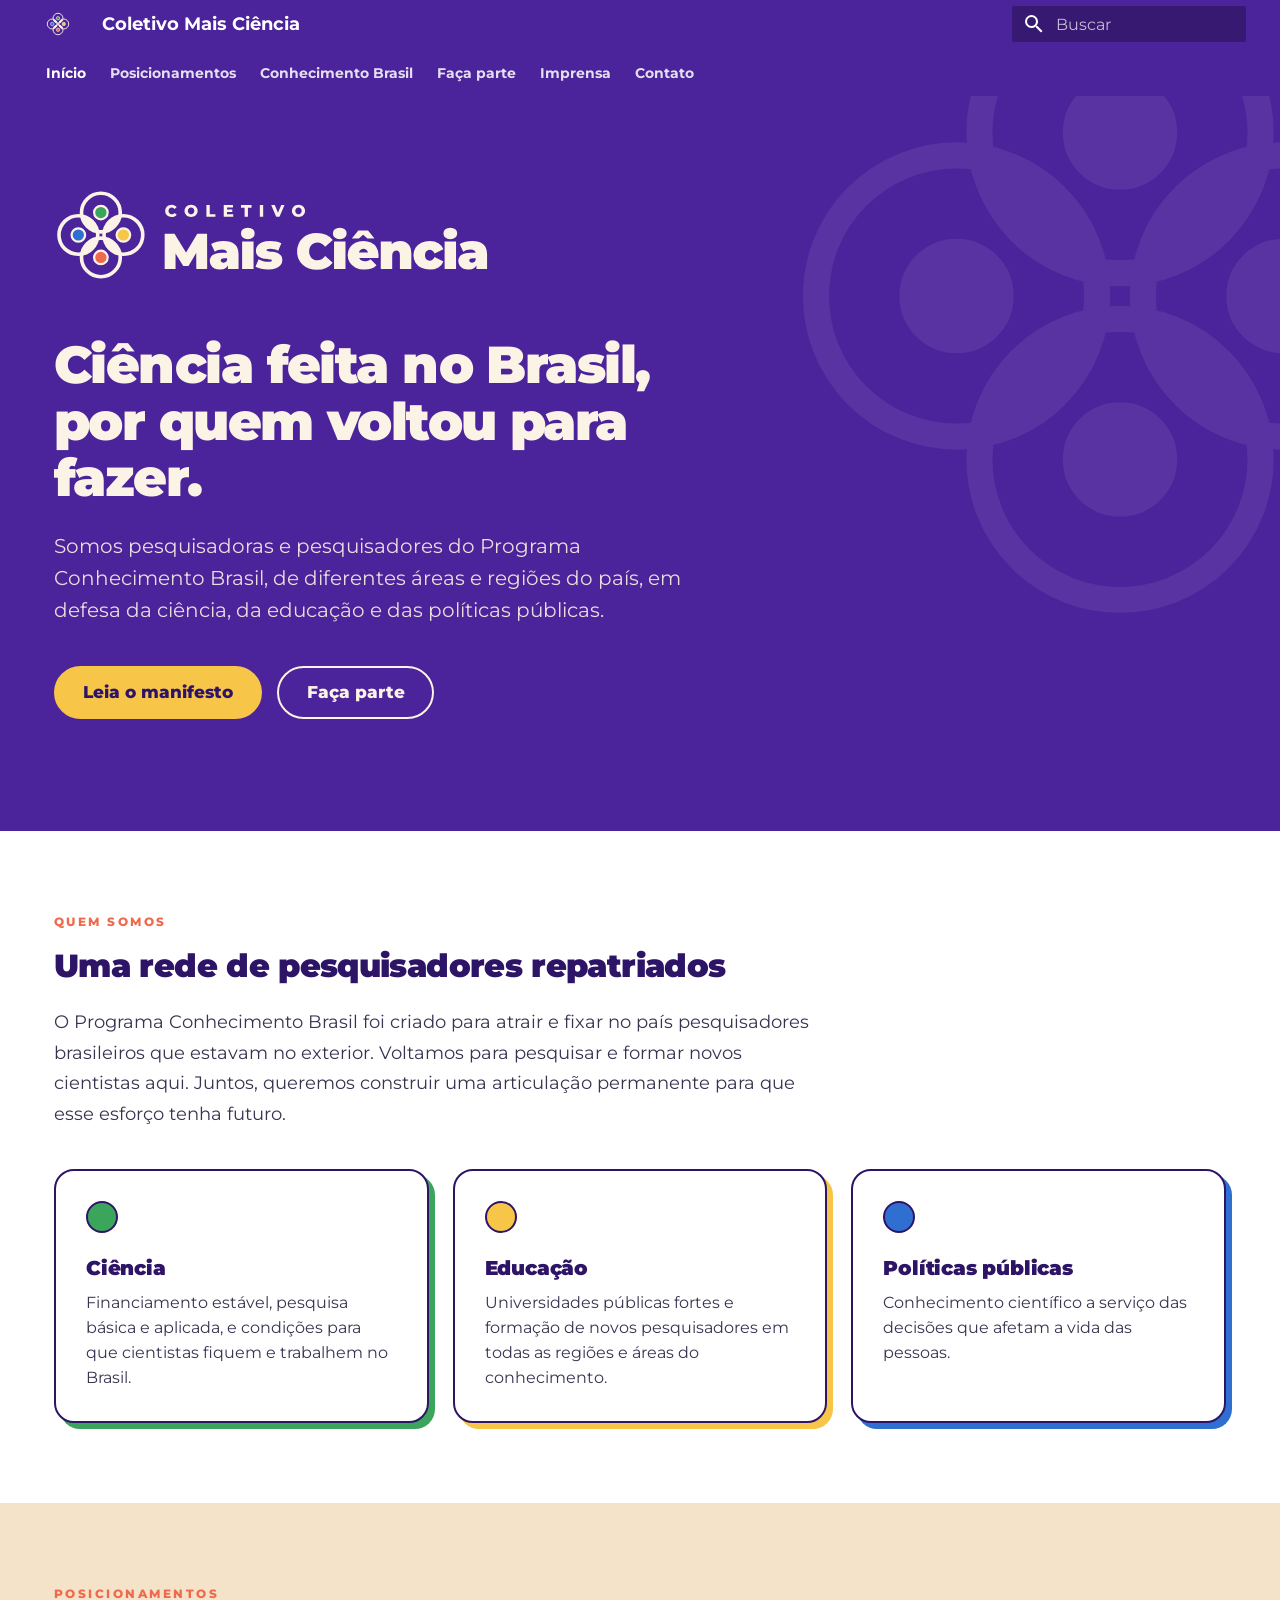
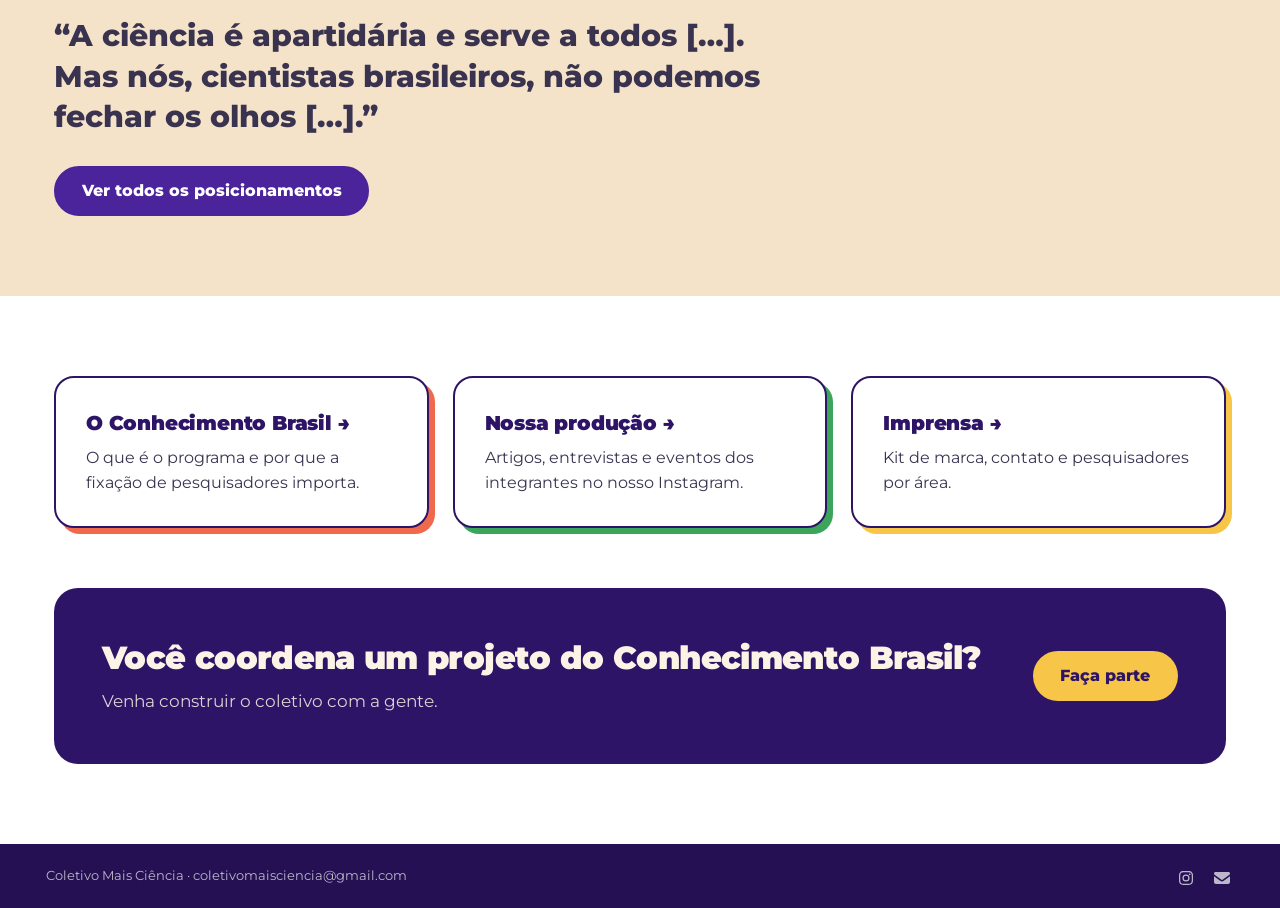
<file: index.html>
<!doctype html>
<html lang="pt" class="no-js">
  <head>
    
      <meta charset="utf-8">
      <meta name="viewport" content="width=device-width,initial-scale=1">
      
        <meta name="description" content="Pesquisadoras e pesquisadores do Programa Conhecimento Brasil em defesa da ciência, da educação e das políticas públicas.">
      
      
      
        <link rel="canonical" href="https://SEU-USUARIO.github.io/coletivo-mais-ciencia/">
      
      
      
        <link rel="next" href="posicionamentos/">
      
      
        
      
      
      <link rel="icon" href="assets/favicon.svg">
      <meta name="generator" content="mkdocs-1.6.1, mkdocs-material-9.7.7">
    
    
      
        <title>Início - Coletivo Mais Ciência</title>
      
    
    
      <link rel="stylesheet" href="assets/stylesheets/main.ec1eaa64.min.css">
      
        
        <link rel="stylesheet" href="assets/stylesheets/palette.ab4e12ef.min.css">
      
      


    
    
      
    
    
      
        
        
        <link rel="preconnect" href="https://fonts.gstatic.com" crossorigin>
        <link rel="stylesheet" href="https://fonts.googleapis.com/css?family=Montserrat:300,300i,400,400i,700,700i%7CRoboto+Mono:400,400i,700,700i&display=fallback">
        <style>:root{--md-text-font:"Montserrat";--md-code-font:"Roboto Mono"}</style>
      
    
    
      <link rel="stylesheet" href="stylesheets/extra.css">
    
    <script>__md_scope=new URL(".",location),__md_hash=e=>[...e].reduce(((e,_)=>(e<<5)-e+_.charCodeAt(0)),0),__md_get=(e,_=localStorage,t=__md_scope)=>JSON.parse(_.getItem(t.pathname+"."+e)),__md_set=(e,_,t=localStorage,a=__md_scope)=>{try{t.setItem(a.pathname+"."+e,JSON.stringify(_))}catch(e){}}</script>
    
      

    
    
  </head>
  
  
    
    
    
    
    
    <body dir="ltr" data-md-color-scheme="default" data-md-color-primary="custom" data-md-color-accent="custom">
  
    
    <input class="md-toggle" data-md-toggle="drawer" type="checkbox" id="__drawer" autocomplete="off">
    <input class="md-toggle" data-md-toggle="search" type="checkbox" id="__search" autocomplete="off">
    <label class="md-overlay" for="__drawer"></label>
    <div data-md-component="skip">
      
    </div>
    <div data-md-component="announce">
      
    </div>
    
    
      

<header class="md-header" data-md-component="header">
  <nav class="md-header__inner md-grid" aria-label="Cabeçalho">
    <a href="." title="Coletivo Mais Ciência" class="md-header__button md-logo" aria-label="Coletivo Mais Ciência" data-md-component="logo">
      
  <img src="assets/logo.svg" alt="logo">

    </a>
    <label class="md-header__button md-icon" for="__drawer">
      
      <svg xmlns="http://www.w3.org/2000/svg" viewBox="0 0 24 24"><path d="M3 6h18v2H3zm0 5h18v2H3zm0 5h18v2H3z"/></svg>
    </label>
    <div class="md-header__title" data-md-component="header-title">
      <div class="md-header__ellipsis">
        <div class="md-header__topic">
          <span class="md-ellipsis">
            Coletivo Mais Ciência
          </span>
        </div>
        <div class="md-header__topic" data-md-component="header-topic">
          <span class="md-ellipsis">
            
              Início
            
          </span>
        </div>
      </div>
    </div>
    
      
    
    
    
    
      
      
        <label class="md-header__button md-icon" for="__search">
          
          <svg xmlns="http://www.w3.org/2000/svg" viewBox="0 0 24 24"><path d="M9.5 3A6.5 6.5 0 0 1 16 9.5c0 1.61-.59 3.09-1.56 4.23l.27.27h.79l5 5-1.5 1.5-5-5v-.79l-.27-.27A6.52 6.52 0 0 1 9.5 16 6.5 6.5 0 0 1 3 9.5 6.5 6.5 0 0 1 9.5 3m0 2C7 5 5 7 5 9.5S7 14 9.5 14 14 12 14 9.5 12 5 9.5 5"/></svg>
        </label>
        <div class="md-search" data-md-component="search" role="dialog">
  <label class="md-search__overlay" for="__search"></label>
  <div class="md-search__inner" role="search">
    <form class="md-search__form" name="search">
      <input type="text" class="md-search__input" name="query" aria-label="Buscar" placeholder="Buscar" autocapitalize="off" autocorrect="off" autocomplete="off" spellcheck="false" data-md-component="search-query" required>
      <label class="md-search__icon md-icon" for="__search">
        
        <svg xmlns="http://www.w3.org/2000/svg" viewBox="0 0 24 24"><path d="M9.5 3A6.5 6.5 0 0 1 16 9.5c0 1.61-.59 3.09-1.56 4.23l.27.27h.79l5 5-1.5 1.5-5-5v-.79l-.27-.27A6.52 6.52 0 0 1 9.5 16 6.5 6.5 0 0 1 3 9.5 6.5 6.5 0 0 1 9.5 3m0 2C7 5 5 7 5 9.5S7 14 9.5 14 14 12 14 9.5 12 5 9.5 5"/></svg>
        
        <svg xmlns="http://www.w3.org/2000/svg" viewBox="0 0 24 24"><path d="M20 11v2H8l5.5 5.5-1.42 1.42L4.16 12l7.92-7.92L13.5 5.5 8 11z"/></svg>
      </label>
      <nav class="md-search__options" aria-label="Pesquisar">
        
        <button type="reset" class="md-search__icon md-icon" title="Limpar" aria-label="Limpar" tabindex="-1">
          
          <svg xmlns="http://www.w3.org/2000/svg" viewBox="0 0 24 24"><path d="M19 6.41 17.59 5 12 10.59 6.41 5 5 6.41 10.59 12 5 17.59 6.41 19 12 13.41 17.59 19 19 17.59 13.41 12z"/></svg>
        </button>
      </nav>
      
    </form>
    <div class="md-search__output">
      <div class="md-search__scrollwrap" tabindex="0" data-md-scrollfix>
        <div class="md-search-result" data-md-component="search-result">
          <div class="md-search-result__meta">
            Inicializando busca
          </div>
          <ol class="md-search-result__list" role="presentation"></ol>
        </div>
      </div>
    </div>
  </div>
</div>
      
    
    
  </nav>
  
</header>
    
    <div class="md-container" data-md-component="container">
      
      

        
          
            
<nav class="md-tabs" aria-label="Abas" data-md-component="tabs">
  <div class="md-grid">
    <ul class="md-tabs__list">
      
        
  
  
  
    
  
  
    <li class="md-tabs__item md-tabs__item--active">
      <a href="." class="md-tabs__link">
        
  
  
    
  
  Início

      </a>
    </li>
  

      
        
  
  
  
  
    
    
      <li class="md-tabs__item">
        <a href="posicionamentos/" class="md-tabs__link">
          
  
  
  Posicionamentos

        </a>
      </li>
    
  

      
        
  
  
  
  
    <li class="md-tabs__item">
      <a href="conhecimento-brasil/" class="md-tabs__link">
        
  
  
    
  
  Conhecimento Brasil

      </a>
    </li>
  

      
        
  
  
  
  
    <li class="md-tabs__item">
      <a href="faca-parte/" class="md-tabs__link">
        
  
  
    
  
  Faça parte

      </a>
    </li>
  

      
        
  
  
  
  
    <li class="md-tabs__item">
      <a href="imprensa/" class="md-tabs__link">
        
  
  
    
  
  Imprensa

      </a>
    </li>
  

      
        
  
  
  
  
    <li class="md-tabs__item">
      <a href="contato/" class="md-tabs__link">
        
  
  
    
  
  Contato

      </a>
    </li>
  

      
    </ul>
  </div>
</nav>
          
        
      
<section class="cmc-hero">
  <img class="cmc-hero__deco" src="assets/simbolo_branco.svg" alt="">
  <div class="cmc-hero__inner md-typeset">
    <img class="cmc-hero__logo" src="assets/horizontal_negativo_cor.svg" alt="Coletivo Mais Ciência">
    <h1>Ciência feita no Brasil, por quem voltou para fazer.</h1>
    <p>Somos pesquisadoras e pesquisadores do Programa Conhecimento Brasil, de diferentes áreas e regiões do país, em defesa da ciência, da educação e das políticas públicas.</p>
    <a href="posicionamentos/manifesto-2026/" class="md-button md-button--primary">Leia o manifesto</a>
    <a href="faca-parte/" class="md-button md-button--outline">Faça parte</a>
  </div>
</section>

      <main class="md-main" data-md-component="main">
        <div class="md-main__inner md-grid">
          
            
              
                
              
              <div class="md-sidebar md-sidebar--primary" data-md-component="sidebar" data-md-type="navigation" hidden>
                <div class="md-sidebar__scrollwrap">
                  <div class="md-sidebar__inner">
                    


  


<nav class="md-nav md-nav--primary md-nav--lifted" aria-label="Navegação" data-md-level="0">
  <label class="md-nav__title" for="__drawer">
    <a href="." title="Coletivo Mais Ciência" class="md-nav__button md-logo" aria-label="Coletivo Mais Ciência" data-md-component="logo">
      
  <img src="assets/logo.svg" alt="logo">

    </a>
    Coletivo Mais Ciência
  </label>
  
  <ul class="md-nav__list" data-md-scrollfix>
    
      
      
  
  
    
  
  
  
    <li class="md-nav__item md-nav__item--active">
      
      <input class="md-nav__toggle md-toggle" type="checkbox" id="__toc">
      
      
      
      <a href="." class="md-nav__link md-nav__link--active">
        
  
  
  <span class="md-ellipsis">
    
  
    Início
  

    
  </span>
  
  

      </a>
      
    </li>
  

    
      
      
  
  
  
  
    
    
    
    
      
      
    
    
    <li class="md-nav__item md-nav__item--nested">
      
        
        
        <input class="md-nav__toggle md-toggle " type="checkbox" id="__nav_2" >
        
          
          <label class="md-nav__link" for="__nav_2" id="__nav_2_label" tabindex="0">
            
  
  
  <span class="md-ellipsis">
    
  
    Posicionamentos
  

    
  </span>
  
  

            <span class="md-nav__icon md-icon"></span>
          </label>
        
        <nav class="md-nav" data-md-level="1" aria-labelledby="__nav_2_label" aria-expanded="false">
          <label class="md-nav__title" for="__nav_2">
            <span class="md-nav__icon md-icon"></span>
            
  
    Posicionamentos
  

          </label>
          <ul class="md-nav__list" data-md-scrollfix>
            
              
                
  
  
  
  
    <li class="md-nav__item">
      <a href="posicionamentos/" class="md-nav__link">
        
  
  
  <span class="md-ellipsis">
    
  
    Index
  

    
  </span>
  
  

      </a>
    </li>
  

              
            
              
                
  
  
  
  
    <li class="md-nav__item">
      <a href="posicionamentos/manifesto-2026/" class="md-nav__link">
        
  
  
  <span class="md-ellipsis">
    
  
    Manifesto (out. 2026)
  

    
  </span>
  
  

      </a>
    </li>
  

              
            
          </ul>
        </nav>
      
    </li>
  

    
      
      
  
  
  
  
    <li class="md-nav__item">
      <a href="conhecimento-brasil/" class="md-nav__link">
        
  
  
  <span class="md-ellipsis">
    
  
    Conhecimento Brasil
  

    
  </span>
  
  

      </a>
    </li>
  

    
      
      
  
  
  
  
    <li class="md-nav__item">
      <a href="faca-parte/" class="md-nav__link">
        
  
  
  <span class="md-ellipsis">
    
  
    Faça parte
  

    
  </span>
  
  

      </a>
    </li>
  

    
      
      
  
  
  
  
    <li class="md-nav__item">
      <a href="imprensa/" class="md-nav__link">
        
  
  
  <span class="md-ellipsis">
    
  
    Imprensa
  

    
  </span>
  
  

      </a>
    </li>
  

    
      
      
  
  
  
  
    <li class="md-nav__item">
      <a href="contato/" class="md-nav__link">
        
  
  
  <span class="md-ellipsis">
    
  
    Contato
  

    
  </span>
  
  

      </a>
    </li>
  

    
  </ul>
</nav>
                  </div>
                </div>
              </div>
            
            
              
                
              
              <div class="md-sidebar md-sidebar--secondary" data-md-component="sidebar" data-md-type="toc" hidden>
                <div class="md-sidebar__scrollwrap">
                  <div class="md-sidebar__inner">
                    

<nav class="md-nav md-nav--secondary" aria-label="Índice">
  
  
  
  
</nav>
                  </div>
                </div>
              </div>
            
          
          
            <div class="md-content" data-md-component="content">
              
              <article class="md-content__inner md-typeset">
                
<section class="cmc-sec md-typeset">
  <div class="cmc-kicker">Quem somos</div>
  <h2>Uma rede de pesquisadores repatriados</h2>
  <p>O Programa Conhecimento Brasil foi criado para atrair e fixar no país pesquisadores brasileiros que estavam no exterior. Voltamos para pesquisar e formar novos cientistas aqui. Juntos, queremos construir uma articulação permanente para que esse esforço tenha futuro.</p>
  <div class="cmc-cards">
    <div class="cmc-card" style="--c: var(--cmc-verde)"><div class="cmc-card__dot"></div><h3>Ciência</h3><p>Financiamento estável, pesquisa básica e aplicada, e condições para que cientistas fiquem e trabalhem no Brasil.</p></div>
    <div class="cmc-card" style="--c: var(--cmc-amarelo)"><div class="cmc-card__dot"></div><h3>Educação</h3><p>Universidades públicas fortes e formação de novos pesquisadores em todas as regiões e áreas do conhecimento.</p></div>
    <div class="cmc-card" style="--c: var(--cmc-azul)"><div class="cmc-card__dot"></div><h3>Políticas públicas</h3><p>Conhecimento científico a serviço das decisões que afetam a vida das pessoas.</p></div>
  </div>
</section>
<section class="cmc-band"><div class="cmc-sec md-typeset">
  <div class="cmc-kicker">Posicionamentos</div>
  <p class="cmc-quote">“A ciência é apartidária e serve a todos […]. Mas nós, cientistas brasileiros, não podemos fechar os olhos […].”</p>
  <a href="posicionamentos/" class="md-button md-button--primary" style="background:var(--cmc-roxo);border-color:var(--cmc-roxo);color:#fff">Ver todos os posicionamentos</a>
</div></section>
<section class="cmc-sec md-typeset">
  <div class="cmc-cards" style="margin-top:0">
    <a class="cmc-card" style="--c: var(--cmc-coral)" href="conhecimento-brasil/"><h3>O Conhecimento Brasil →</h3><p>O que é o programa e por que a fixação de pesquisadores importa.</p></a>
    <a class="cmc-card" style="--c: var(--cmc-verde)" href="https://www.instagram.com/coletivo_mais_ciencia/"><h3>Nossa produção →</h3><p>Artigos, entrevistas e eventos dos integrantes no nosso Instagram.</p></a>
    <a class="cmc-card" style="--c: var(--cmc-amarelo)" href="imprensa/"><h3>Imprensa →</h3><p>Kit de marca, contato e pesquisadores por área.</p></a>
  </div>
  <div class="cmc-cta" style="margin-top:3rem">
    <div><h2>Você coordena um projeto do Conhecimento Brasil?</h2><p>Venha construir o coletivo com a gente.</p></div>
    <a href="faca-parte/" class="md-button md-button--primary">Faça parte</a>
  </div>
</section>

              </article>
            </div>
          
          
<script>var target=document.getElementById(location.hash.slice(1));target&&target.name&&(target.checked=target.name.startsWith("__tabbed_"))</script>
        </div>
        
          <button type="button" class="md-top md-icon" data-md-component="top" hidden>
  
  <svg xmlns="http://www.w3.org/2000/svg" viewBox="0 0 24 24"><path d="M13 20h-2V8l-5.5 5.5-1.42-1.42L12 4.16l7.92 7.92-1.42 1.42L13 8z"/></svg>
  Voltar para o topo
</button>
        
      </main>
      
        <footer class="md-footer">
  
  <div class="md-footer-meta md-typeset">
    <div class="md-footer-meta__inner md-grid">
      <div class="md-copyright">
  
    <div class="md-copyright__highlight">
      Coletivo Mais Ciência · coletivomaisciencia@gmail.com
    </div>
  
  
</div>
      
        
<div class="md-social">
  
    
    
    
    
    <a href="https://www.instagram.com/coletivo_mais_ciencia/" target="_blank" rel="noopener" title="Instagram" class="md-social__link">
      <svg xmlns="http://www.w3.org/2000/svg" viewBox="0 0 448 512"><!--! Font Awesome Free 7.1.0 by @fontawesome - https://fontawesome.com License - https://fontawesome.com/license/free (Icons: CC BY 4.0, Fonts: SIL OFL 1.1, Code: MIT License) Copyright 2025 Fonticons, Inc.--><path d="M224.3 141a115 115 0 1 0-.6 230 115 115 0 1 0 .6-230m-.6 40.4a74.6 74.6 0 1 1 .6 149.2 74.6 74.6 0 1 1-.6-149.2m93.4-45.1a26.8 26.8 0 1 1 53.6 0 26.8 26.8 0 1 1-53.6 0m129.7 27.2c-1.7-35.9-9.9-67.7-36.2-93.9-26.2-26.2-58-34.4-93.9-36.2-37-2.1-147.9-2.1-184.9 0-35.8 1.7-67.6 9.9-93.9 36.1s-34.4 58-36.2 93.9c-2.1 37-2.1 147.9 0 184.9 1.7 35.9 9.9 67.7 36.2 93.9s58 34.4 93.9 36.2c37 2.1 147.9 2.1 184.9 0 35.9-1.7 67.7-9.9 93.9-36.2 26.2-26.2 34.4-58 36.2-93.9 2.1-37 2.1-147.8 0-184.8M399 388c-7.8 19.6-22.9 34.7-42.6 42.6-29.5 11.7-99.5 9-132.1 9s-102.7 2.6-132.1-9c-19.6-7.8-34.7-22.9-42.6-42.6-11.7-29.5-9-99.5-9-132.1s-2.6-102.7 9-132.1c7.8-19.6 22.9-34.7 42.6-42.6 29.5-11.7 99.5-9 132.1-9s102.7-2.6 132.1 9c19.6 7.8 34.7 22.9 42.6 42.6 11.7 29.5 9 99.5 9 132.1s2.7 102.7-9 132.1"/></svg>
    </a>
  
    
    
    
    
    <a href="mailto:coletivomaisciencia@gmail.com" target="_blank" rel="noopener" title="E-mail" class="md-social__link">
      <svg xmlns="http://www.w3.org/2000/svg" viewBox="0 0 512 512"><!--! Font Awesome Free 7.1.0 by @fontawesome - https://fontawesome.com License - https://fontawesome.com/license/free (Icons: CC BY 4.0, Fonts: SIL OFL 1.1, Code: MIT License) Copyright 2025 Fonticons, Inc.--><path d="M48 64C21.5 64 0 85.5 0 112c0 15.1 7.1 29.3 19.2 38.4l208 156a48 48 0 0 0 57.6 0l208-156c12.1-9.1 19.2-23.3 19.2-38.4 0-26.5-21.5-48-48-48zM0 196v188c0 35.3 28.7 64 64 64h384c35.3 0 64-28.7 64-64V196L313.6 344.8c-34.1 25.6-81.1 25.6-115.2 0z"/></svg>
    </a>
  
</div>
      
    </div>
  </div>
</footer>
      
    </div>
    <div class="md-dialog" data-md-component="dialog">
      <div class="md-dialog__inner md-typeset"></div>
    </div>
    
    
    
      
      
      <script id="__config" type="application/json">{"annotate": null, "base": ".", "features": ["navigation.tabs", "navigation.top", "content.action.edit"], "search": "assets/javascripts/workers/search.2c215733.min.js", "tags": null, "translations": {"clipboard.copied": "Copiado para \u00e1rea de transfer\u00eancia", "clipboard.copy": "Copiar para \u00e1rea de transfer\u00eancia", "search.result.more.one": "mais 1 nesta p\u00e1gina", "search.result.more.other": "# mais nesta p\u00e1gina", "search.result.none": "Nenhum documento encontrado", "search.result.one": "1 documento encontrado", "search.result.other": "# documentos encontrados", "search.result.placeholder": "Digite para iniciar a busca", "search.result.term.missing": "Ausente", "select.version": "Selecione a vers\u00e3o"}, "version": null}</script>
    
    
      <script src="assets/javascripts/bundle.d7400e89.min.js"></script>
      
    
  </body>
</html>
</file>
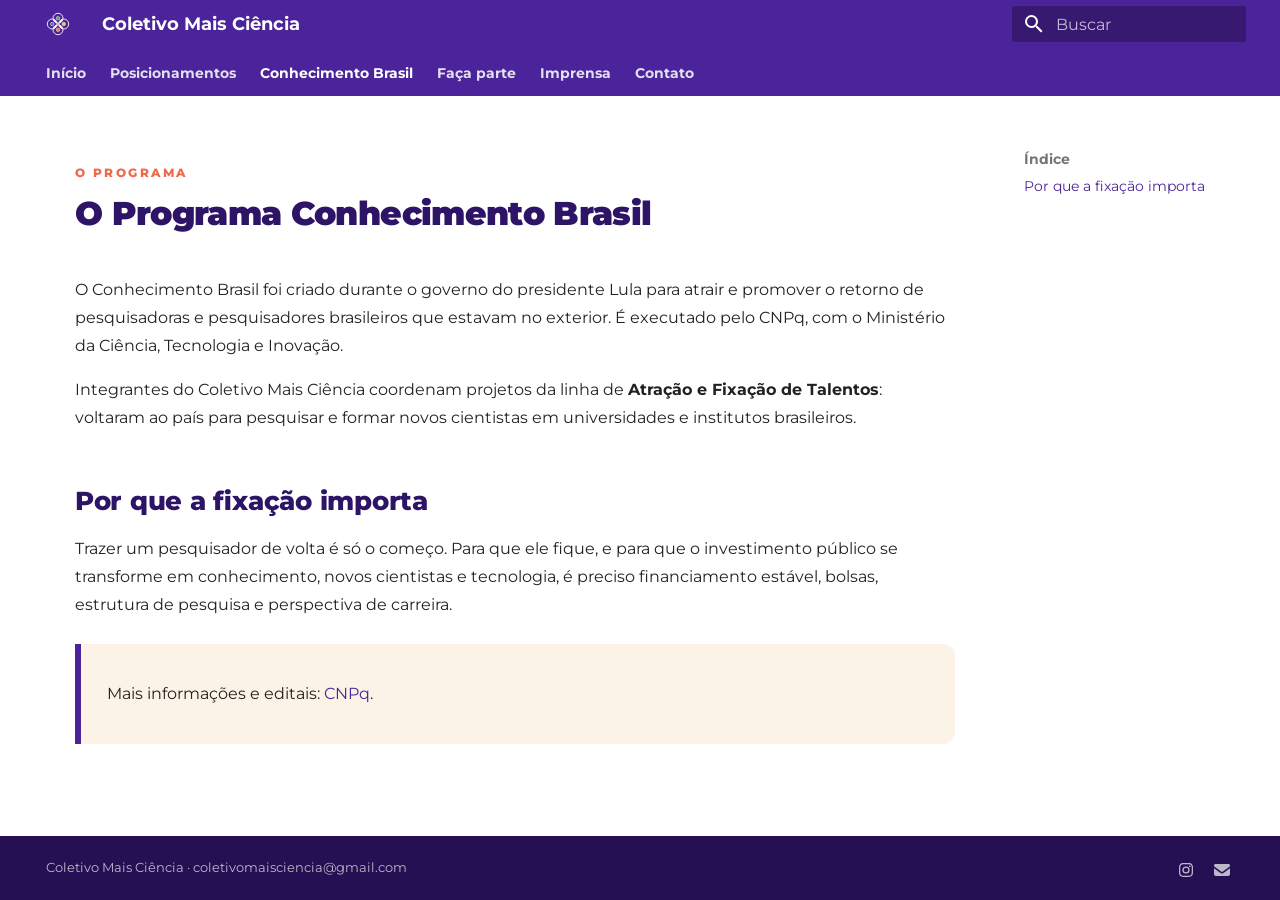
<file: conhecimento-brasil/index.html>
<!doctype html>
<html lang="pt" class="no-js">
  <head>
    
      <meta charset="utf-8">
      <meta name="viewport" content="width=device-width,initial-scale=1">
      
        <meta name="description" content="Pesquisadoras e pesquisadores do Programa Conhecimento Brasil em defesa da ciência, da educação e das políticas públicas.">
      
      
      
        <link rel="canonical" href="https://SEU-USUARIO.github.io/coletivo-mais-ciencia/conhecimento-brasil/">
      
      
        <link rel="prev" href="../posicionamentos/manifesto-2026/">
      
      
        <link rel="next" href="../faca-parte/">
      
      
        
      
      
      <link rel="icon" href="../assets/favicon.svg">
      <meta name="generator" content="mkdocs-1.6.1, mkdocs-material-9.7.7">
    
    
      
        <title>Conhecimento Brasil - Coletivo Mais Ciência</title>
      
    
    
      <link rel="stylesheet" href="../assets/stylesheets/main.ec1eaa64.min.css">
      
        
        <link rel="stylesheet" href="../assets/stylesheets/palette.ab4e12ef.min.css">
      
      


    
    
      
    
    
      
        
        
        <link rel="preconnect" href="https://fonts.gstatic.com" crossorigin>
        <link rel="stylesheet" href="https://fonts.googleapis.com/css?family=Montserrat:300,300i,400,400i,700,700i%7CRoboto+Mono:400,400i,700,700i&display=fallback">
        <style>:root{--md-text-font:"Montserrat";--md-code-font:"Roboto Mono"}</style>
      
    
    
      <link rel="stylesheet" href="../stylesheets/extra.css">
    
    <script>__md_scope=new URL("..",location),__md_hash=e=>[...e].reduce(((e,_)=>(e<<5)-e+_.charCodeAt(0)),0),__md_get=(e,_=localStorage,t=__md_scope)=>JSON.parse(_.getItem(t.pathname+"."+e)),__md_set=(e,_,t=localStorage,a=__md_scope)=>{try{t.setItem(a.pathname+"."+e,JSON.stringify(_))}catch(e){}}</script>
    
      

    
    
  </head>
  
  
    
    
    
    
    
    <body dir="ltr" data-md-color-scheme="default" data-md-color-primary="custom" data-md-color-accent="custom">
  
    
    <input class="md-toggle" data-md-toggle="drawer" type="checkbox" id="__drawer" autocomplete="off">
    <input class="md-toggle" data-md-toggle="search" type="checkbox" id="__search" autocomplete="off">
    <label class="md-overlay" for="__drawer"></label>
    <div data-md-component="skip">
      
        
        <a href="#o-programa-conhecimento-brasil" class="md-skip">
          Pular para conteúdo
        </a>
      
    </div>
    <div data-md-component="announce">
      
    </div>
    
    
      

<header class="md-header" data-md-component="header">
  <nav class="md-header__inner md-grid" aria-label="Cabeçalho">
    <a href=".." title="Coletivo Mais Ciência" class="md-header__button md-logo" aria-label="Coletivo Mais Ciência" data-md-component="logo">
      
  <img src="../assets/logo.svg" alt="logo">

    </a>
    <label class="md-header__button md-icon" for="__drawer">
      
      <svg xmlns="http://www.w3.org/2000/svg" viewBox="0 0 24 24"><path d="M3 6h18v2H3zm0 5h18v2H3zm0 5h18v2H3z"/></svg>
    </label>
    <div class="md-header__title" data-md-component="header-title">
      <div class="md-header__ellipsis">
        <div class="md-header__topic">
          <span class="md-ellipsis">
            Coletivo Mais Ciência
          </span>
        </div>
        <div class="md-header__topic" data-md-component="header-topic">
          <span class="md-ellipsis">
            
              Conhecimento Brasil
            
          </span>
        </div>
      </div>
    </div>
    
      
    
    
    
    
      
      
        <label class="md-header__button md-icon" for="__search">
          
          <svg xmlns="http://www.w3.org/2000/svg" viewBox="0 0 24 24"><path d="M9.5 3A6.5 6.5 0 0 1 16 9.5c0 1.61-.59 3.09-1.56 4.23l.27.27h.79l5 5-1.5 1.5-5-5v-.79l-.27-.27A6.52 6.52 0 0 1 9.5 16 6.5 6.5 0 0 1 3 9.5 6.5 6.5 0 0 1 9.5 3m0 2C7 5 5 7 5 9.5S7 14 9.5 14 14 12 14 9.5 12 5 9.5 5"/></svg>
        </label>
        <div class="md-search" data-md-component="search" role="dialog">
  <label class="md-search__overlay" for="__search"></label>
  <div class="md-search__inner" role="search">
    <form class="md-search__form" name="search">
      <input type="text" class="md-search__input" name="query" aria-label="Buscar" placeholder="Buscar" autocapitalize="off" autocorrect="off" autocomplete="off" spellcheck="false" data-md-component="search-query" required>
      <label class="md-search__icon md-icon" for="__search">
        
        <svg xmlns="http://www.w3.org/2000/svg" viewBox="0 0 24 24"><path d="M9.5 3A6.5 6.5 0 0 1 16 9.5c0 1.61-.59 3.09-1.56 4.23l.27.27h.79l5 5-1.5 1.5-5-5v-.79l-.27-.27A6.52 6.52 0 0 1 9.5 16 6.5 6.5 0 0 1 3 9.5 6.5 6.5 0 0 1 9.5 3m0 2C7 5 5 7 5 9.5S7 14 9.5 14 14 12 14 9.5 12 5 9.5 5"/></svg>
        
        <svg xmlns="http://www.w3.org/2000/svg" viewBox="0 0 24 24"><path d="M20 11v2H8l5.5 5.5-1.42 1.42L4.16 12l7.92-7.92L13.5 5.5 8 11z"/></svg>
      </label>
      <nav class="md-search__options" aria-label="Pesquisar">
        
        <button type="reset" class="md-search__icon md-icon" title="Limpar" aria-label="Limpar" tabindex="-1">
          
          <svg xmlns="http://www.w3.org/2000/svg" viewBox="0 0 24 24"><path d="M19 6.41 17.59 5 12 10.59 6.41 5 5 6.41 10.59 12 5 17.59 6.41 19 12 13.41 17.59 19 19 17.59 13.41 12z"/></svg>
        </button>
      </nav>
      
    </form>
    <div class="md-search__output">
      <div class="md-search__scrollwrap" tabindex="0" data-md-scrollfix>
        <div class="md-search-result" data-md-component="search-result">
          <div class="md-search-result__meta">
            Inicializando busca
          </div>
          <ol class="md-search-result__list" role="presentation"></ol>
        </div>
      </div>
    </div>
  </div>
</div>
      
    
    
  </nav>
  
</header>
    
    <div class="md-container" data-md-component="container">
      
      
        
          
            
<nav class="md-tabs" aria-label="Abas" data-md-component="tabs">
  <div class="md-grid">
    <ul class="md-tabs__list">
      
        
  
  
  
  
    <li class="md-tabs__item">
      <a href=".." class="md-tabs__link">
        
  
  
    
  
  Início

      </a>
    </li>
  

      
        
  
  
  
  
    
    
      <li class="md-tabs__item">
        <a href="../posicionamentos/" class="md-tabs__link">
          
  
  
  Posicionamentos

        </a>
      </li>
    
  

      
        
  
  
  
    
  
  
    <li class="md-tabs__item md-tabs__item--active">
      <a href="./" class="md-tabs__link">
        
  
  
    
  
  Conhecimento Brasil

      </a>
    </li>
  

      
        
  
  
  
  
    <li class="md-tabs__item">
      <a href="../faca-parte/" class="md-tabs__link">
        
  
  
    
  
  Faça parte

      </a>
    </li>
  

      
        
  
  
  
  
    <li class="md-tabs__item">
      <a href="../imprensa/" class="md-tabs__link">
        
  
  
    
  
  Imprensa

      </a>
    </li>
  

      
        
  
  
  
  
    <li class="md-tabs__item">
      <a href="../contato/" class="md-tabs__link">
        
  
  
    
  
  Contato

      </a>
    </li>
  

      
    </ul>
  </div>
</nav>
          
        
      
      <main class="md-main" data-md-component="main">
        <div class="md-main__inner md-grid">
          
            
              
                
              
              <div class="md-sidebar md-sidebar--primary" data-md-component="sidebar" data-md-type="navigation" hidden>
                <div class="md-sidebar__scrollwrap">
                  <div class="md-sidebar__inner">
                    


  


<nav class="md-nav md-nav--primary md-nav--lifted" aria-label="Navegação" data-md-level="0">
  <label class="md-nav__title" for="__drawer">
    <a href=".." title="Coletivo Mais Ciência" class="md-nav__button md-logo" aria-label="Coletivo Mais Ciência" data-md-component="logo">
      
  <img src="../assets/logo.svg" alt="logo">

    </a>
    Coletivo Mais Ciência
  </label>
  
  <ul class="md-nav__list" data-md-scrollfix>
    
      
      
  
  
  
  
    <li class="md-nav__item">
      <a href=".." class="md-nav__link">
        
  
  
  <span class="md-ellipsis">
    
  
    Início
  

    
  </span>
  
  

      </a>
    </li>
  

    
      
      
  
  
  
  
    
    
    
    
      
      
    
    
    <li class="md-nav__item md-nav__item--nested">
      
        
        
        <input class="md-nav__toggle md-toggle " type="checkbox" id="__nav_2" >
        
          
          <label class="md-nav__link" for="__nav_2" id="__nav_2_label" tabindex="0">
            
  
  
  <span class="md-ellipsis">
    
  
    Posicionamentos
  

    
  </span>
  
  

            <span class="md-nav__icon md-icon"></span>
          </label>
        
        <nav class="md-nav" data-md-level="1" aria-labelledby="__nav_2_label" aria-expanded="false">
          <label class="md-nav__title" for="__nav_2">
            <span class="md-nav__icon md-icon"></span>
            
  
    Posicionamentos
  

          </label>
          <ul class="md-nav__list" data-md-scrollfix>
            
              
                
  
  
  
  
    <li class="md-nav__item">
      <a href="../posicionamentos/" class="md-nav__link">
        
  
  
  <span class="md-ellipsis">
    
  
    Index
  

    
  </span>
  
  

      </a>
    </li>
  

              
            
              
                
  
  
  
  
    <li class="md-nav__item">
      <a href="../posicionamentos/manifesto-2026/" class="md-nav__link">
        
  
  
  <span class="md-ellipsis">
    
  
    Manifesto (out. 2026)
  

    
  </span>
  
  

      </a>
    </li>
  

              
            
          </ul>
        </nav>
      
    </li>
  

    
      
      
  
  
    
  
  
  
    <li class="md-nav__item md-nav__item--active">
      
      <input class="md-nav__toggle md-toggle" type="checkbox" id="__toc">
      
      
        
      
      
        <label class="md-nav__link md-nav__link--active" for="__toc">
          
  
  
  <span class="md-ellipsis">
    
  
    Conhecimento Brasil
  

    
  </span>
  
  

          <span class="md-nav__icon md-icon"></span>
        </label>
      
      <a href="./" class="md-nav__link md-nav__link--active">
        
  
  
  <span class="md-ellipsis">
    
  
    Conhecimento Brasil
  

    
  </span>
  
  

      </a>
      
        

<nav class="md-nav md-nav--secondary" aria-label="Índice">
  
  
  
    
  
  
    <label class="md-nav__title" for="__toc">
      <span class="md-nav__icon md-icon"></span>
      Índice
    </label>
    <ul class="md-nav__list" data-md-component="toc" data-md-scrollfix>
      
        <li class="md-nav__item">
  <a href="#por-que-a-fixacao-importa" class="md-nav__link">
    <span class="md-ellipsis">
      
        Por que a fixação importa
      
    </span>
  </a>
  
</li>
      
    </ul>
  
</nav>
      
    </li>
  

    
      
      
  
  
  
  
    <li class="md-nav__item">
      <a href="../faca-parte/" class="md-nav__link">
        
  
  
  <span class="md-ellipsis">
    
  
    Faça parte
  

    
  </span>
  
  

      </a>
    </li>
  

    
      
      
  
  
  
  
    <li class="md-nav__item">
      <a href="../imprensa/" class="md-nav__link">
        
  
  
  <span class="md-ellipsis">
    
  
    Imprensa
  

    
  </span>
  
  

      </a>
    </li>
  

    
      
      
  
  
  
  
    <li class="md-nav__item">
      <a href="../contato/" class="md-nav__link">
        
  
  
  <span class="md-ellipsis">
    
  
    Contato
  

    
  </span>
  
  

      </a>
    </li>
  

    
  </ul>
</nav>
                  </div>
                </div>
              </div>
            
            
              
                
              
              <div class="md-sidebar md-sidebar--secondary" data-md-component="sidebar" data-md-type="toc" >
                <div class="md-sidebar__scrollwrap">
                  <div class="md-sidebar__inner">
                    

<nav class="md-nav md-nav--secondary" aria-label="Índice">
  
  
  
    
  
  
    <label class="md-nav__title" for="__toc">
      <span class="md-nav__icon md-icon"></span>
      Índice
    </label>
    <ul class="md-nav__list" data-md-component="toc" data-md-scrollfix>
      
        <li class="md-nav__item">
  <a href="#por-que-a-fixacao-importa" class="md-nav__link">
    <span class="md-ellipsis">
      
        Por que a fixação importa
      
    </span>
  </a>
  
</li>
      
    </ul>
  
</nav>
                  </div>
                </div>
              </div>
            
          
          
            <div class="md-content" data-md-component="content">
              
              <article class="md-content__inner md-typeset">
                
                  
  




<p><span class="kicker">O programa</span></p>
<h1 id="o-programa-conhecimento-brasil">O Programa Conhecimento Brasil</h1>
<p>O Conhecimento Brasil foi criado durante o governo do presidente Lula para atrair e promover o retorno de pesquisadoras e pesquisadores brasileiros que estavam no exterior. É executado pelo CNPq, com o Ministério da Ciência, Tecnologia e Inovação.</p>
<p>Integrantes do Coletivo Mais Ciência coordenam projetos da linha de <strong>Atração e Fixação de Talentos</strong>: voltaram ao país para pesquisar e formar novos cientistas em universidades e institutos brasileiros.</p>
<h2 id="por-que-a-fixacao-importa">Por que a fixação importa</h2>
<p>Trazer um pesquisador de volta é só o começo. Para que ele fique, e para que o investimento público se transforme em conhecimento, novos cientistas e tecnologia, é preciso financiamento estável, bolsas, estrutura de pesquisa e perspectiva de carreira.</p>
<div class="destaque">
<p>Mais informações e editais: <a href="https://www.gov.br/cnpq/pt-br">CNPq</a>.</p>
</div>







  
  




  



                
              </article>
            </div>
          
          
<script>var target=document.getElementById(location.hash.slice(1));target&&target.name&&(target.checked=target.name.startsWith("__tabbed_"))</script>
        </div>
        
          <button type="button" class="md-top md-icon" data-md-component="top" hidden>
  
  <svg xmlns="http://www.w3.org/2000/svg" viewBox="0 0 24 24"><path d="M13 20h-2V8l-5.5 5.5-1.42-1.42L12 4.16l7.92 7.92-1.42 1.42L13 8z"/></svg>
  Voltar para o topo
</button>
        
      </main>
      
        <footer class="md-footer">
  
  <div class="md-footer-meta md-typeset">
    <div class="md-footer-meta__inner md-grid">
      <div class="md-copyright">
  
    <div class="md-copyright__highlight">
      Coletivo Mais Ciência · coletivomaisciencia@gmail.com
    </div>
  
  
</div>
      
        
<div class="md-social">
  
    
    
    
    
    <a href="https://www.instagram.com/coletivo_mais_ciencia/" target="_blank" rel="noopener" title="Instagram" class="md-social__link">
      <svg xmlns="http://www.w3.org/2000/svg" viewBox="0 0 448 512"><!--! Font Awesome Free 7.1.0 by @fontawesome - https://fontawesome.com License - https://fontawesome.com/license/free (Icons: CC BY 4.0, Fonts: SIL OFL 1.1, Code: MIT License) Copyright 2025 Fonticons, Inc.--><path d="M224.3 141a115 115 0 1 0-.6 230 115 115 0 1 0 .6-230m-.6 40.4a74.6 74.6 0 1 1 .6 149.2 74.6 74.6 0 1 1-.6-149.2m93.4-45.1a26.8 26.8 0 1 1 53.6 0 26.8 26.8 0 1 1-53.6 0m129.7 27.2c-1.7-35.9-9.9-67.7-36.2-93.9-26.2-26.2-58-34.4-93.9-36.2-37-2.1-147.9-2.1-184.9 0-35.8 1.7-67.6 9.9-93.9 36.1s-34.4 58-36.2 93.9c-2.1 37-2.1 147.9 0 184.9 1.7 35.9 9.9 67.7 36.2 93.9s58 34.4 93.9 36.2c37 2.1 147.9 2.1 184.9 0 35.9-1.7 67.7-9.9 93.9-36.2 26.2-26.2 34.4-58 36.2-93.9 2.1-37 2.1-147.8 0-184.8M399 388c-7.8 19.6-22.9 34.7-42.6 42.6-29.5 11.7-99.5 9-132.1 9s-102.7 2.6-132.1-9c-19.6-7.8-34.7-22.9-42.6-42.6-11.7-29.5-9-99.5-9-132.1s-2.6-102.7 9-132.1c7.8-19.6 22.9-34.7 42.6-42.6 29.5-11.7 99.5-9 132.1-9s102.7-2.6 132.1 9c19.6 7.8 34.7 22.9 42.6 42.6 11.7 29.5 9 99.5 9 132.1s2.7 102.7-9 132.1"/></svg>
    </a>
  
    
    
    
    
    <a href="mailto:coletivomaisciencia@gmail.com" target="_blank" rel="noopener" title="E-mail" class="md-social__link">
      <svg xmlns="http://www.w3.org/2000/svg" viewBox="0 0 512 512"><!--! Font Awesome Free 7.1.0 by @fontawesome - https://fontawesome.com License - https://fontawesome.com/license/free (Icons: CC BY 4.0, Fonts: SIL OFL 1.1, Code: MIT License) Copyright 2025 Fonticons, Inc.--><path d="M48 64C21.5 64 0 85.5 0 112c0 15.1 7.1 29.3 19.2 38.4l208 156a48 48 0 0 0 57.6 0l208-156c12.1-9.1 19.2-23.3 19.2-38.4 0-26.5-21.5-48-48-48zM0 196v188c0 35.3 28.7 64 64 64h384c35.3 0 64-28.7 64-64V196L313.6 344.8c-34.1 25.6-81.1 25.6-115.2 0z"/></svg>
    </a>
  
</div>
      
    </div>
  </div>
</footer>
      
    </div>
    <div class="md-dialog" data-md-component="dialog">
      <div class="md-dialog__inner md-typeset"></div>
    </div>
    
    
    
      
      
      <script id="__config" type="application/json">{"annotate": null, "base": "..", "features": ["navigation.tabs", "navigation.top", "content.action.edit"], "search": "../assets/javascripts/workers/search.2c215733.min.js", "tags": null, "translations": {"clipboard.copied": "Copiado para \u00e1rea de transfer\u00eancia", "clipboard.copy": "Copiar para \u00e1rea de transfer\u00eancia", "search.result.more.one": "mais 1 nesta p\u00e1gina", "search.result.more.other": "# mais nesta p\u00e1gina", "search.result.none": "Nenhum documento encontrado", "search.result.one": "1 documento encontrado", "search.result.other": "# documentos encontrados", "search.result.placeholder": "Digite para iniciar a busca", "search.result.term.missing": "Ausente", "select.version": "Selecione a vers\u00e3o"}, "version": null}</script>
    
    
      <script src="../assets/javascripts/bundle.d7400e89.min.js"></script>
      
    
  </body>
</html>
</file>
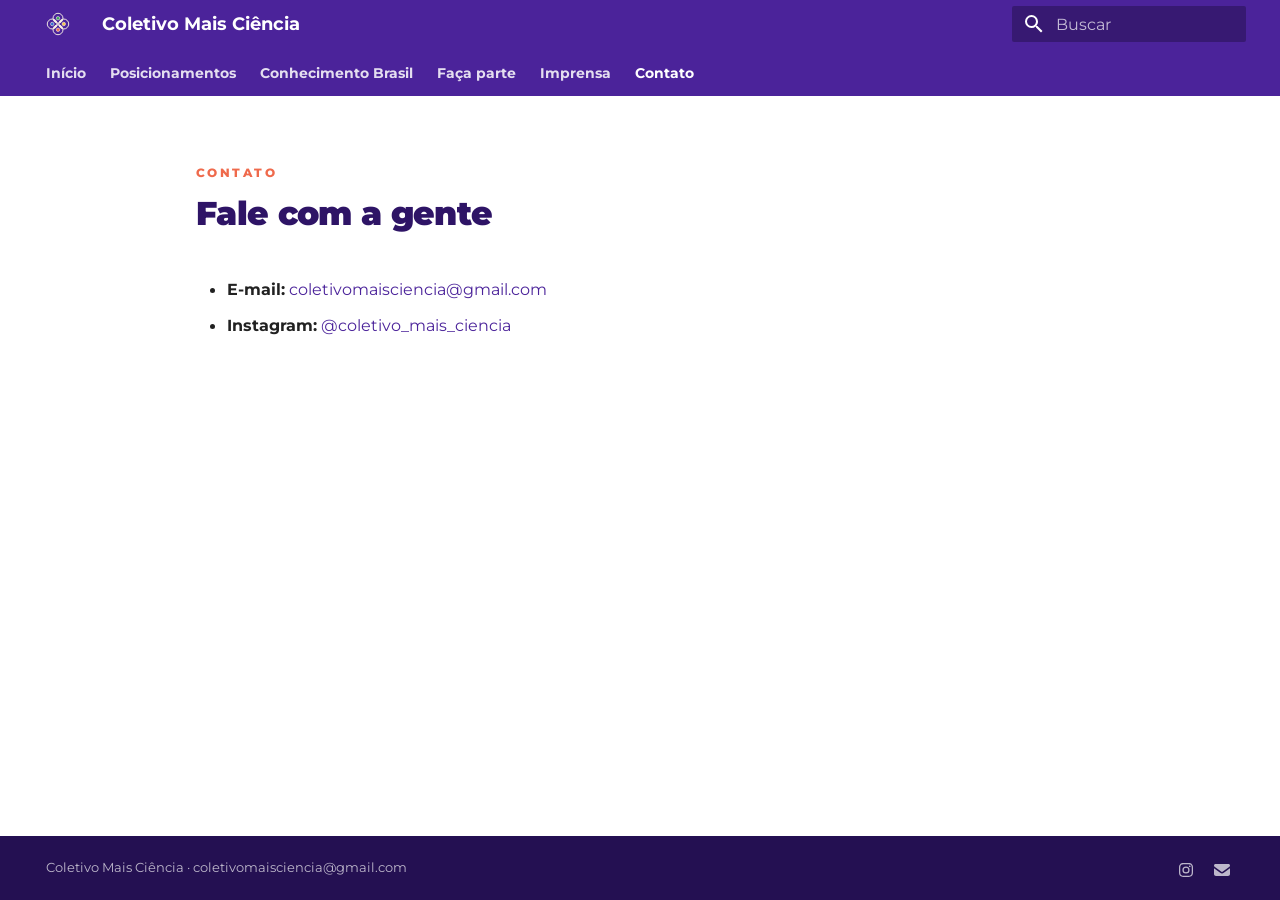
<file: contato/index.html>
<!doctype html>
<html lang="pt" class="no-js">
  <head>
    
      <meta charset="utf-8">
      <meta name="viewport" content="width=device-width,initial-scale=1">
      
        <meta name="description" content="Pesquisadoras e pesquisadores do Programa Conhecimento Brasil em defesa da ciência, da educação e das políticas públicas.">
      
      
      
        <link rel="canonical" href="https://SEU-USUARIO.github.io/coletivo-mais-ciencia/contato/">
      
      
        <link rel="prev" href="../imprensa/">
      
      
      
        
      
      
      <link rel="icon" href="../assets/favicon.svg">
      <meta name="generator" content="mkdocs-1.6.1, mkdocs-material-9.7.7">
    
    
      
        <title>Contato - Coletivo Mais Ciência</title>
      
    
    
      <link rel="stylesheet" href="../assets/stylesheets/main.ec1eaa64.min.css">
      
        
        <link rel="stylesheet" href="../assets/stylesheets/palette.ab4e12ef.min.css">
      
      


    
    
      
    
    
      
        
        
        <link rel="preconnect" href="https://fonts.gstatic.com" crossorigin>
        <link rel="stylesheet" href="https://fonts.googleapis.com/css?family=Montserrat:300,300i,400,400i,700,700i%7CRoboto+Mono:400,400i,700,700i&display=fallback">
        <style>:root{--md-text-font:"Montserrat";--md-code-font:"Roboto Mono"}</style>
      
    
    
      <link rel="stylesheet" href="../stylesheets/extra.css">
    
    <script>__md_scope=new URL("..",location),__md_hash=e=>[...e].reduce(((e,_)=>(e<<5)-e+_.charCodeAt(0)),0),__md_get=(e,_=localStorage,t=__md_scope)=>JSON.parse(_.getItem(t.pathname+"."+e)),__md_set=(e,_,t=localStorage,a=__md_scope)=>{try{t.setItem(a.pathname+"."+e,JSON.stringify(_))}catch(e){}}</script>
    
      

    
    
  </head>
  
  
    
    
    
    
    
    <body dir="ltr" data-md-color-scheme="default" data-md-color-primary="custom" data-md-color-accent="custom">
  
    
    <input class="md-toggle" data-md-toggle="drawer" type="checkbox" id="__drawer" autocomplete="off">
    <input class="md-toggle" data-md-toggle="search" type="checkbox" id="__search" autocomplete="off">
    <label class="md-overlay" for="__drawer"></label>
    <div data-md-component="skip">
      
        
        <a href="#fale-com-a-gente" class="md-skip">
          Pular para conteúdo
        </a>
      
    </div>
    <div data-md-component="announce">
      
    </div>
    
    
      

<header class="md-header" data-md-component="header">
  <nav class="md-header__inner md-grid" aria-label="Cabeçalho">
    <a href=".." title="Coletivo Mais Ciência" class="md-header__button md-logo" aria-label="Coletivo Mais Ciência" data-md-component="logo">
      
  <img src="../assets/logo.svg" alt="logo">

    </a>
    <label class="md-header__button md-icon" for="__drawer">
      
      <svg xmlns="http://www.w3.org/2000/svg" viewBox="0 0 24 24"><path d="M3 6h18v2H3zm0 5h18v2H3zm0 5h18v2H3z"/></svg>
    </label>
    <div class="md-header__title" data-md-component="header-title">
      <div class="md-header__ellipsis">
        <div class="md-header__topic">
          <span class="md-ellipsis">
            Coletivo Mais Ciência
          </span>
        </div>
        <div class="md-header__topic" data-md-component="header-topic">
          <span class="md-ellipsis">
            
              Contato
            
          </span>
        </div>
      </div>
    </div>
    
      
    
    
    
    
      
      
        <label class="md-header__button md-icon" for="__search">
          
          <svg xmlns="http://www.w3.org/2000/svg" viewBox="0 0 24 24"><path d="M9.5 3A6.5 6.5 0 0 1 16 9.5c0 1.61-.59 3.09-1.56 4.23l.27.27h.79l5 5-1.5 1.5-5-5v-.79l-.27-.27A6.52 6.52 0 0 1 9.5 16 6.5 6.5 0 0 1 3 9.5 6.5 6.5 0 0 1 9.5 3m0 2C7 5 5 7 5 9.5S7 14 9.5 14 14 12 14 9.5 12 5 9.5 5"/></svg>
        </label>
        <div class="md-search" data-md-component="search" role="dialog">
  <label class="md-search__overlay" for="__search"></label>
  <div class="md-search__inner" role="search">
    <form class="md-search__form" name="search">
      <input type="text" class="md-search__input" name="query" aria-label="Buscar" placeholder="Buscar" autocapitalize="off" autocorrect="off" autocomplete="off" spellcheck="false" data-md-component="search-query" required>
      <label class="md-search__icon md-icon" for="__search">
        
        <svg xmlns="http://www.w3.org/2000/svg" viewBox="0 0 24 24"><path d="M9.5 3A6.5 6.5 0 0 1 16 9.5c0 1.61-.59 3.09-1.56 4.23l.27.27h.79l5 5-1.5 1.5-5-5v-.79l-.27-.27A6.52 6.52 0 0 1 9.5 16 6.5 6.5 0 0 1 3 9.5 6.5 6.5 0 0 1 9.5 3m0 2C7 5 5 7 5 9.5S7 14 9.5 14 14 12 14 9.5 12 5 9.5 5"/></svg>
        
        <svg xmlns="http://www.w3.org/2000/svg" viewBox="0 0 24 24"><path d="M20 11v2H8l5.5 5.5-1.42 1.42L4.16 12l7.92-7.92L13.5 5.5 8 11z"/></svg>
      </label>
      <nav class="md-search__options" aria-label="Pesquisar">
        
        <button type="reset" class="md-search__icon md-icon" title="Limpar" aria-label="Limpar" tabindex="-1">
          
          <svg xmlns="http://www.w3.org/2000/svg" viewBox="0 0 24 24"><path d="M19 6.41 17.59 5 12 10.59 6.41 5 5 6.41 10.59 12 5 17.59 6.41 19 12 13.41 17.59 19 19 17.59 13.41 12z"/></svg>
        </button>
      </nav>
      
    </form>
    <div class="md-search__output">
      <div class="md-search__scrollwrap" tabindex="0" data-md-scrollfix>
        <div class="md-search-result" data-md-component="search-result">
          <div class="md-search-result__meta">
            Inicializando busca
          </div>
          <ol class="md-search-result__list" role="presentation"></ol>
        </div>
      </div>
    </div>
  </div>
</div>
      
    
    
  </nav>
  
</header>
    
    <div class="md-container" data-md-component="container">
      
      
        
          
            
<nav class="md-tabs" aria-label="Abas" data-md-component="tabs">
  <div class="md-grid">
    <ul class="md-tabs__list">
      
        
  
  
  
  
    <li class="md-tabs__item">
      <a href=".." class="md-tabs__link">
        
  
  
    
  
  Início

      </a>
    </li>
  

      
        
  
  
  
  
    
    
      <li class="md-tabs__item">
        <a href="../posicionamentos/" class="md-tabs__link">
          
  
  
  Posicionamentos

        </a>
      </li>
    
  

      
        
  
  
  
  
    <li class="md-tabs__item">
      <a href="../conhecimento-brasil/" class="md-tabs__link">
        
  
  
    
  
  Conhecimento Brasil

      </a>
    </li>
  

      
        
  
  
  
  
    <li class="md-tabs__item">
      <a href="../faca-parte/" class="md-tabs__link">
        
  
  
    
  
  Faça parte

      </a>
    </li>
  

      
        
  
  
  
  
    <li class="md-tabs__item">
      <a href="../imprensa/" class="md-tabs__link">
        
  
  
    
  
  Imprensa

      </a>
    </li>
  

      
        
  
  
  
    
  
  
    <li class="md-tabs__item md-tabs__item--active">
      <a href="./" class="md-tabs__link">
        
  
  
    
  
  Contato

      </a>
    </li>
  

      
    </ul>
  </div>
</nav>
          
        
      
      <main class="md-main" data-md-component="main">
        <div class="md-main__inner md-grid">
          
            
              
                
              
              <div class="md-sidebar md-sidebar--primary" data-md-component="sidebar" data-md-type="navigation" hidden>
                <div class="md-sidebar__scrollwrap">
                  <div class="md-sidebar__inner">
                    


  


<nav class="md-nav md-nav--primary md-nav--lifted" aria-label="Navegação" data-md-level="0">
  <label class="md-nav__title" for="__drawer">
    <a href=".." title="Coletivo Mais Ciência" class="md-nav__button md-logo" aria-label="Coletivo Mais Ciência" data-md-component="logo">
      
  <img src="../assets/logo.svg" alt="logo">

    </a>
    Coletivo Mais Ciência
  </label>
  
  <ul class="md-nav__list" data-md-scrollfix>
    
      
      
  
  
  
  
    <li class="md-nav__item">
      <a href=".." class="md-nav__link">
        
  
  
  <span class="md-ellipsis">
    
  
    Início
  

    
  </span>
  
  

      </a>
    </li>
  

    
      
      
  
  
  
  
    
    
    
    
      
      
    
    
    <li class="md-nav__item md-nav__item--nested">
      
        
        
        <input class="md-nav__toggle md-toggle " type="checkbox" id="__nav_2" >
        
          
          <label class="md-nav__link" for="__nav_2" id="__nav_2_label" tabindex="0">
            
  
  
  <span class="md-ellipsis">
    
  
    Posicionamentos
  

    
  </span>
  
  

            <span class="md-nav__icon md-icon"></span>
          </label>
        
        <nav class="md-nav" data-md-level="1" aria-labelledby="__nav_2_label" aria-expanded="false">
          <label class="md-nav__title" for="__nav_2">
            <span class="md-nav__icon md-icon"></span>
            
  
    Posicionamentos
  

          </label>
          <ul class="md-nav__list" data-md-scrollfix>
            
              
                
  
  
  
  
    <li class="md-nav__item">
      <a href="../posicionamentos/" class="md-nav__link">
        
  
  
  <span class="md-ellipsis">
    
  
    Index
  

    
  </span>
  
  

      </a>
    </li>
  

              
            
              
                
  
  
  
  
    <li class="md-nav__item">
      <a href="../posicionamentos/manifesto-2026/" class="md-nav__link">
        
  
  
  <span class="md-ellipsis">
    
  
    Manifesto (out. 2026)
  

    
  </span>
  
  

      </a>
    </li>
  

              
            
          </ul>
        </nav>
      
    </li>
  

    
      
      
  
  
  
  
    <li class="md-nav__item">
      <a href="../conhecimento-brasil/" class="md-nav__link">
        
  
  
  <span class="md-ellipsis">
    
  
    Conhecimento Brasil
  

    
  </span>
  
  

      </a>
    </li>
  

    
      
      
  
  
  
  
    <li class="md-nav__item">
      <a href="../faca-parte/" class="md-nav__link">
        
  
  
  <span class="md-ellipsis">
    
  
    Faça parte
  

    
  </span>
  
  

      </a>
    </li>
  

    
      
      
  
  
  
  
    <li class="md-nav__item">
      <a href="../imprensa/" class="md-nav__link">
        
  
  
  <span class="md-ellipsis">
    
  
    Imprensa
  

    
  </span>
  
  

      </a>
    </li>
  

    
      
      
  
  
    
  
  
  
    <li class="md-nav__item md-nav__item--active">
      
      <input class="md-nav__toggle md-toggle" type="checkbox" id="__toc">
      
      
        
      
      
      <a href="./" class="md-nav__link md-nav__link--active">
        
  
  
  <span class="md-ellipsis">
    
  
    Contato
  

    
  </span>
  
  

      </a>
      
    </li>
  

    
  </ul>
</nav>
                  </div>
                </div>
              </div>
            
            
              
                
              
              <div class="md-sidebar md-sidebar--secondary" data-md-component="sidebar" data-md-type="toc" hidden>
                <div class="md-sidebar__scrollwrap">
                  <div class="md-sidebar__inner">
                    

<nav class="md-nav md-nav--secondary" aria-label="Índice">
  
  
  
    
  
  
</nav>
                  </div>
                </div>
              </div>
            
          
          
            <div class="md-content" data-md-component="content">
              
              <article class="md-content__inner md-typeset">
                
                  
  




<p><span class="kicker">Contato</span></p>
<h1 id="fale-com-a-gente">Fale com a gente</h1>
<ul>
<li><strong>E-mail:</strong> <a href="mailto:coletivomaisciencia@gmail.com">coletivomaisciencia@gmail.com</a></li>
<li><strong>Instagram:</strong> <a href="https://www.instagram.com/coletivo_mais_ciencia/">@coletivo_mais_ciencia</a></li>
</ul>







  
  




  



                
              </article>
            </div>
          
          
<script>var target=document.getElementById(location.hash.slice(1));target&&target.name&&(target.checked=target.name.startsWith("__tabbed_"))</script>
        </div>
        
          <button type="button" class="md-top md-icon" data-md-component="top" hidden>
  
  <svg xmlns="http://www.w3.org/2000/svg" viewBox="0 0 24 24"><path d="M13 20h-2V8l-5.5 5.5-1.42-1.42L12 4.16l7.92 7.92-1.42 1.42L13 8z"/></svg>
  Voltar para o topo
</button>
        
      </main>
      
        <footer class="md-footer">
  
  <div class="md-footer-meta md-typeset">
    <div class="md-footer-meta__inner md-grid">
      <div class="md-copyright">
  
    <div class="md-copyright__highlight">
      Coletivo Mais Ciência · coletivomaisciencia@gmail.com
    </div>
  
  
</div>
      
        
<div class="md-social">
  
    
    
    
    
    <a href="https://www.instagram.com/coletivo_mais_ciencia/" target="_blank" rel="noopener" title="Instagram" class="md-social__link">
      <svg xmlns="http://www.w3.org/2000/svg" viewBox="0 0 448 512"><!--! Font Awesome Free 7.1.0 by @fontawesome - https://fontawesome.com License - https://fontawesome.com/license/free (Icons: CC BY 4.0, Fonts: SIL OFL 1.1, Code: MIT License) Copyright 2025 Fonticons, Inc.--><path d="M224.3 141a115 115 0 1 0-.6 230 115 115 0 1 0 .6-230m-.6 40.4a74.6 74.6 0 1 1 .6 149.2 74.6 74.6 0 1 1-.6-149.2m93.4-45.1a26.8 26.8 0 1 1 53.6 0 26.8 26.8 0 1 1-53.6 0m129.7 27.2c-1.7-35.9-9.9-67.7-36.2-93.9-26.2-26.2-58-34.4-93.9-36.2-37-2.1-147.9-2.1-184.9 0-35.8 1.7-67.6 9.9-93.9 36.1s-34.4 58-36.2 93.9c-2.1 37-2.1 147.9 0 184.9 1.7 35.9 9.9 67.7 36.2 93.9s58 34.4 93.9 36.2c37 2.1 147.9 2.1 184.9 0 35.9-1.7 67.7-9.9 93.9-36.2 26.2-26.2 34.4-58 36.2-93.9 2.1-37 2.1-147.8 0-184.8M399 388c-7.8 19.6-22.9 34.7-42.6 42.6-29.5 11.7-99.5 9-132.1 9s-102.7 2.6-132.1-9c-19.6-7.8-34.7-22.9-42.6-42.6-11.7-29.5-9-99.5-9-132.1s-2.6-102.7 9-132.1c7.8-19.6 22.9-34.7 42.6-42.6 29.5-11.7 99.5-9 132.1-9s102.7-2.6 132.1 9c19.6 7.8 34.7 22.9 42.6 42.6 11.7 29.5 9 99.5 9 132.1s2.7 102.7-9 132.1"/></svg>
    </a>
  
    
    
    
    
    <a href="mailto:coletivomaisciencia@gmail.com" target="_blank" rel="noopener" title="E-mail" class="md-social__link">
      <svg xmlns="http://www.w3.org/2000/svg" viewBox="0 0 512 512"><!--! Font Awesome Free 7.1.0 by @fontawesome - https://fontawesome.com License - https://fontawesome.com/license/free (Icons: CC BY 4.0, Fonts: SIL OFL 1.1, Code: MIT License) Copyright 2025 Fonticons, Inc.--><path d="M48 64C21.5 64 0 85.5 0 112c0 15.1 7.1 29.3 19.2 38.4l208 156a48 48 0 0 0 57.6 0l208-156c12.1-9.1 19.2-23.3 19.2-38.4 0-26.5-21.5-48-48-48zM0 196v188c0 35.3 28.7 64 64 64h384c35.3 0 64-28.7 64-64V196L313.6 344.8c-34.1 25.6-81.1 25.6-115.2 0z"/></svg>
    </a>
  
</div>
      
    </div>
  </div>
</footer>
      
    </div>
    <div class="md-dialog" data-md-component="dialog">
      <div class="md-dialog__inner md-typeset"></div>
    </div>
    
    
    
      
      
      <script id="__config" type="application/json">{"annotate": null, "base": "..", "features": ["navigation.tabs", "navigation.top", "content.action.edit"], "search": "../assets/javascripts/workers/search.2c215733.min.js", "tags": null, "translations": {"clipboard.copied": "Copiado para \u00e1rea de transfer\u00eancia", "clipboard.copy": "Copiar para \u00e1rea de transfer\u00eancia", "search.result.more.one": "mais 1 nesta p\u00e1gina", "search.result.more.other": "# mais nesta p\u00e1gina", "search.result.none": "Nenhum documento encontrado", "search.result.one": "1 documento encontrado", "search.result.other": "# documentos encontrados", "search.result.placeholder": "Digite para iniciar a busca", "search.result.term.missing": "Ausente", "select.version": "Selecione a vers\u00e3o"}, "version": null}</script>
    
    
      <script src="../assets/javascripts/bundle.d7400e89.min.js"></script>
      
    
  </body>
</html>
</file>
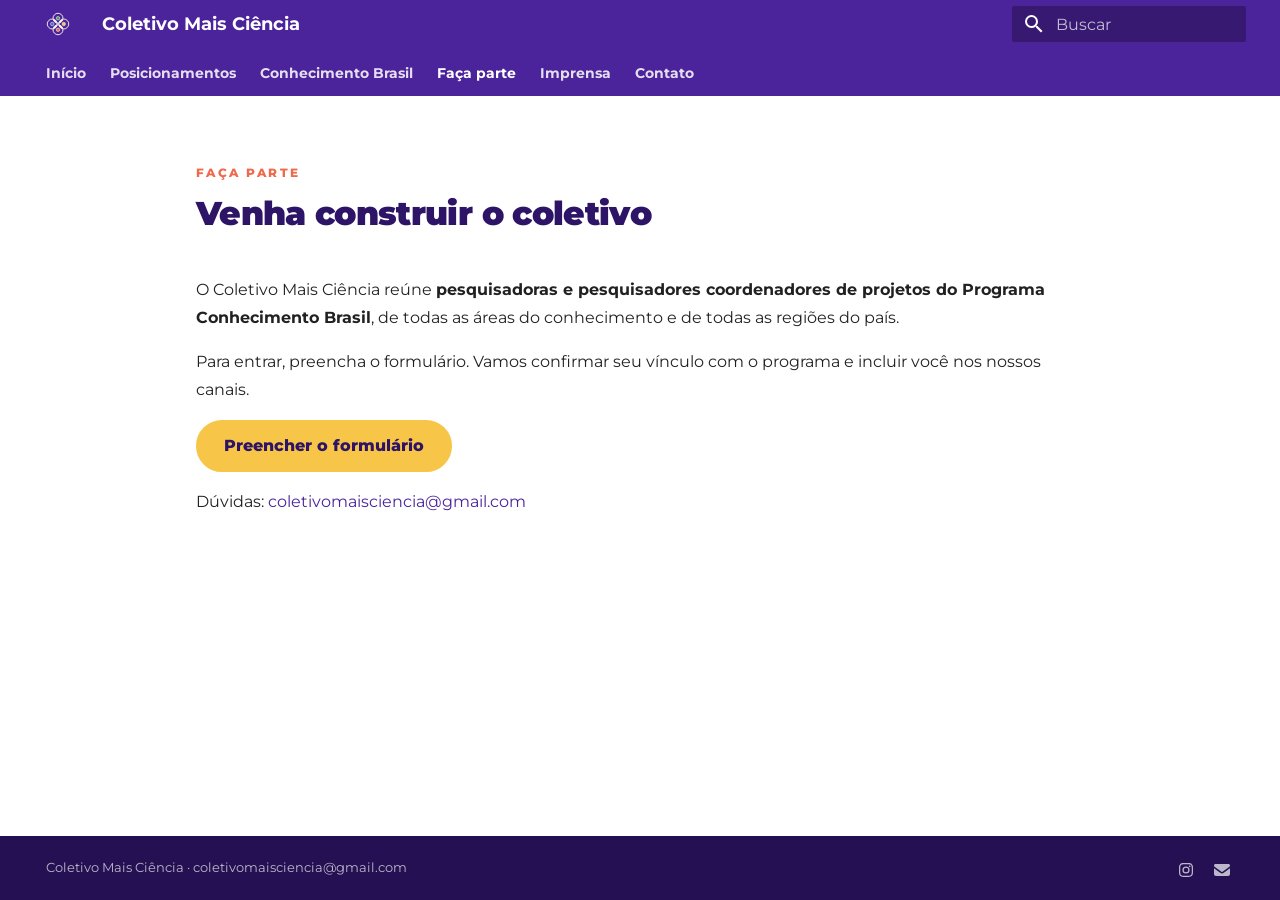
<file: faca-parte/index.html>
<!doctype html>
<html lang="pt" class="no-js">
  <head>
    
      <meta charset="utf-8">
      <meta name="viewport" content="width=device-width,initial-scale=1">
      
        <meta name="description" content="Pesquisadoras e pesquisadores do Programa Conhecimento Brasil em defesa da ciência, da educação e das políticas públicas.">
      
      
      
        <link rel="canonical" href="https://SEU-USUARIO.github.io/coletivo-mais-ciencia/faca-parte/">
      
      
        <link rel="prev" href="../conhecimento-brasil/">
      
      
        <link rel="next" href="../imprensa/">
      
      
        
      
      
      <link rel="icon" href="../assets/favicon.svg">
      <meta name="generator" content="mkdocs-1.6.1, mkdocs-material-9.7.7">
    
    
      
        <title>Faça parte - Coletivo Mais Ciência</title>
      
    
    
      <link rel="stylesheet" href="../assets/stylesheets/main.ec1eaa64.min.css">
      
        
        <link rel="stylesheet" href="../assets/stylesheets/palette.ab4e12ef.min.css">
      
      


    
    
      
    
    
      
        
        
        <link rel="preconnect" href="https://fonts.gstatic.com" crossorigin>
        <link rel="stylesheet" href="https://fonts.googleapis.com/css?family=Montserrat:300,300i,400,400i,700,700i%7CRoboto+Mono:400,400i,700,700i&display=fallback">
        <style>:root{--md-text-font:"Montserrat";--md-code-font:"Roboto Mono"}</style>
      
    
    
      <link rel="stylesheet" href="../stylesheets/extra.css">
    
    <script>__md_scope=new URL("..",location),__md_hash=e=>[...e].reduce(((e,_)=>(e<<5)-e+_.charCodeAt(0)),0),__md_get=(e,_=localStorage,t=__md_scope)=>JSON.parse(_.getItem(t.pathname+"."+e)),__md_set=(e,_,t=localStorage,a=__md_scope)=>{try{t.setItem(a.pathname+"."+e,JSON.stringify(_))}catch(e){}}</script>
    
      

    
    
  </head>
  
  
    
    
    
    
    
    <body dir="ltr" data-md-color-scheme="default" data-md-color-primary="custom" data-md-color-accent="custom">
  
    
    <input class="md-toggle" data-md-toggle="drawer" type="checkbox" id="__drawer" autocomplete="off">
    <input class="md-toggle" data-md-toggle="search" type="checkbox" id="__search" autocomplete="off">
    <label class="md-overlay" for="__drawer"></label>
    <div data-md-component="skip">
      
        
        <a href="#venha-construir-o-coletivo" class="md-skip">
          Pular para conteúdo
        </a>
      
    </div>
    <div data-md-component="announce">
      
    </div>
    
    
      

<header class="md-header" data-md-component="header">
  <nav class="md-header__inner md-grid" aria-label="Cabeçalho">
    <a href=".." title="Coletivo Mais Ciência" class="md-header__button md-logo" aria-label="Coletivo Mais Ciência" data-md-component="logo">
      
  <img src="../assets/logo.svg" alt="logo">

    </a>
    <label class="md-header__button md-icon" for="__drawer">
      
      <svg xmlns="http://www.w3.org/2000/svg" viewBox="0 0 24 24"><path d="M3 6h18v2H3zm0 5h18v2H3zm0 5h18v2H3z"/></svg>
    </label>
    <div class="md-header__title" data-md-component="header-title">
      <div class="md-header__ellipsis">
        <div class="md-header__topic">
          <span class="md-ellipsis">
            Coletivo Mais Ciência
          </span>
        </div>
        <div class="md-header__topic" data-md-component="header-topic">
          <span class="md-ellipsis">
            
              Faça parte
            
          </span>
        </div>
      </div>
    </div>
    
      
    
    
    
    
      
      
        <label class="md-header__button md-icon" for="__search">
          
          <svg xmlns="http://www.w3.org/2000/svg" viewBox="0 0 24 24"><path d="M9.5 3A6.5 6.5 0 0 1 16 9.5c0 1.61-.59 3.09-1.56 4.23l.27.27h.79l5 5-1.5 1.5-5-5v-.79l-.27-.27A6.52 6.52 0 0 1 9.5 16 6.5 6.5 0 0 1 3 9.5 6.5 6.5 0 0 1 9.5 3m0 2C7 5 5 7 5 9.5S7 14 9.5 14 14 12 14 9.5 12 5 9.5 5"/></svg>
        </label>
        <div class="md-search" data-md-component="search" role="dialog">
  <label class="md-search__overlay" for="__search"></label>
  <div class="md-search__inner" role="search">
    <form class="md-search__form" name="search">
      <input type="text" class="md-search__input" name="query" aria-label="Buscar" placeholder="Buscar" autocapitalize="off" autocorrect="off" autocomplete="off" spellcheck="false" data-md-component="search-query" required>
      <label class="md-search__icon md-icon" for="__search">
        
        <svg xmlns="http://www.w3.org/2000/svg" viewBox="0 0 24 24"><path d="M9.5 3A6.5 6.5 0 0 1 16 9.5c0 1.61-.59 3.09-1.56 4.23l.27.27h.79l5 5-1.5 1.5-5-5v-.79l-.27-.27A6.52 6.52 0 0 1 9.5 16 6.5 6.5 0 0 1 3 9.5 6.5 6.5 0 0 1 9.5 3m0 2C7 5 5 7 5 9.5S7 14 9.5 14 14 12 14 9.5 12 5 9.5 5"/></svg>
        
        <svg xmlns="http://www.w3.org/2000/svg" viewBox="0 0 24 24"><path d="M20 11v2H8l5.5 5.5-1.42 1.42L4.16 12l7.92-7.92L13.5 5.5 8 11z"/></svg>
      </label>
      <nav class="md-search__options" aria-label="Pesquisar">
        
        <button type="reset" class="md-search__icon md-icon" title="Limpar" aria-label="Limpar" tabindex="-1">
          
          <svg xmlns="http://www.w3.org/2000/svg" viewBox="0 0 24 24"><path d="M19 6.41 17.59 5 12 10.59 6.41 5 5 6.41 10.59 12 5 17.59 6.41 19 12 13.41 17.59 19 19 17.59 13.41 12z"/></svg>
        </button>
      </nav>
      
    </form>
    <div class="md-search__output">
      <div class="md-search__scrollwrap" tabindex="0" data-md-scrollfix>
        <div class="md-search-result" data-md-component="search-result">
          <div class="md-search-result__meta">
            Inicializando busca
          </div>
          <ol class="md-search-result__list" role="presentation"></ol>
        </div>
      </div>
    </div>
  </div>
</div>
      
    
    
  </nav>
  
</header>
    
    <div class="md-container" data-md-component="container">
      
      
        
          
            
<nav class="md-tabs" aria-label="Abas" data-md-component="tabs">
  <div class="md-grid">
    <ul class="md-tabs__list">
      
        
  
  
  
  
    <li class="md-tabs__item">
      <a href=".." class="md-tabs__link">
        
  
  
    
  
  Início

      </a>
    </li>
  

      
        
  
  
  
  
    
    
      <li class="md-tabs__item">
        <a href="../posicionamentos/" class="md-tabs__link">
          
  
  
  Posicionamentos

        </a>
      </li>
    
  

      
        
  
  
  
  
    <li class="md-tabs__item">
      <a href="../conhecimento-brasil/" class="md-tabs__link">
        
  
  
    
  
  Conhecimento Brasil

      </a>
    </li>
  

      
        
  
  
  
    
  
  
    <li class="md-tabs__item md-tabs__item--active">
      <a href="./" class="md-tabs__link">
        
  
  
    
  
  Faça parte

      </a>
    </li>
  

      
        
  
  
  
  
    <li class="md-tabs__item">
      <a href="../imprensa/" class="md-tabs__link">
        
  
  
    
  
  Imprensa

      </a>
    </li>
  

      
        
  
  
  
  
    <li class="md-tabs__item">
      <a href="../contato/" class="md-tabs__link">
        
  
  
    
  
  Contato

      </a>
    </li>
  

      
    </ul>
  </div>
</nav>
          
        
      
      <main class="md-main" data-md-component="main">
        <div class="md-main__inner md-grid">
          
            
              
                
              
              <div class="md-sidebar md-sidebar--primary" data-md-component="sidebar" data-md-type="navigation" hidden>
                <div class="md-sidebar__scrollwrap">
                  <div class="md-sidebar__inner">
                    


  


<nav class="md-nav md-nav--primary md-nav--lifted" aria-label="Navegação" data-md-level="0">
  <label class="md-nav__title" for="__drawer">
    <a href=".." title="Coletivo Mais Ciência" class="md-nav__button md-logo" aria-label="Coletivo Mais Ciência" data-md-component="logo">
      
  <img src="../assets/logo.svg" alt="logo">

    </a>
    Coletivo Mais Ciência
  </label>
  
  <ul class="md-nav__list" data-md-scrollfix>
    
      
      
  
  
  
  
    <li class="md-nav__item">
      <a href=".." class="md-nav__link">
        
  
  
  <span class="md-ellipsis">
    
  
    Início
  

    
  </span>
  
  

      </a>
    </li>
  

    
      
      
  
  
  
  
    
    
    
    
      
      
    
    
    <li class="md-nav__item md-nav__item--nested">
      
        
        
        <input class="md-nav__toggle md-toggle " type="checkbox" id="__nav_2" >
        
          
          <label class="md-nav__link" for="__nav_2" id="__nav_2_label" tabindex="0">
            
  
  
  <span class="md-ellipsis">
    
  
    Posicionamentos
  

    
  </span>
  
  

            <span class="md-nav__icon md-icon"></span>
          </label>
        
        <nav class="md-nav" data-md-level="1" aria-labelledby="__nav_2_label" aria-expanded="false">
          <label class="md-nav__title" for="__nav_2">
            <span class="md-nav__icon md-icon"></span>
            
  
    Posicionamentos
  

          </label>
          <ul class="md-nav__list" data-md-scrollfix>
            
              
                
  
  
  
  
    <li class="md-nav__item">
      <a href="../posicionamentos/" class="md-nav__link">
        
  
  
  <span class="md-ellipsis">
    
  
    Index
  

    
  </span>
  
  

      </a>
    </li>
  

              
            
              
                
  
  
  
  
    <li class="md-nav__item">
      <a href="../posicionamentos/manifesto-2026/" class="md-nav__link">
        
  
  
  <span class="md-ellipsis">
    
  
    Manifesto (out. 2026)
  

    
  </span>
  
  

      </a>
    </li>
  

              
            
          </ul>
        </nav>
      
    </li>
  

    
      
      
  
  
  
  
    <li class="md-nav__item">
      <a href="../conhecimento-brasil/" class="md-nav__link">
        
  
  
  <span class="md-ellipsis">
    
  
    Conhecimento Brasil
  

    
  </span>
  
  

      </a>
    </li>
  

    
      
      
  
  
    
  
  
  
    <li class="md-nav__item md-nav__item--active">
      
      <input class="md-nav__toggle md-toggle" type="checkbox" id="__toc">
      
      
        
      
      
      <a href="./" class="md-nav__link md-nav__link--active">
        
  
  
  <span class="md-ellipsis">
    
  
    Faça parte
  

    
  </span>
  
  

      </a>
      
    </li>
  

    
      
      
  
  
  
  
    <li class="md-nav__item">
      <a href="../imprensa/" class="md-nav__link">
        
  
  
  <span class="md-ellipsis">
    
  
    Imprensa
  

    
  </span>
  
  

      </a>
    </li>
  

    
      
      
  
  
  
  
    <li class="md-nav__item">
      <a href="../contato/" class="md-nav__link">
        
  
  
  <span class="md-ellipsis">
    
  
    Contato
  

    
  </span>
  
  

      </a>
    </li>
  

    
  </ul>
</nav>
                  </div>
                </div>
              </div>
            
            
              
                
              
              <div class="md-sidebar md-sidebar--secondary" data-md-component="sidebar" data-md-type="toc" hidden>
                <div class="md-sidebar__scrollwrap">
                  <div class="md-sidebar__inner">
                    

<nav class="md-nav md-nav--secondary" aria-label="Índice">
  
  
  
    
  
  
</nav>
                  </div>
                </div>
              </div>
            
          
          
            <div class="md-content" data-md-component="content">
              
              <article class="md-content__inner md-typeset">
                
                  
  




<p><span class="kicker">Faça parte</span></p>
<h1 id="venha-construir-o-coletivo">Venha construir o coletivo</h1>
<p>O Coletivo Mais Ciência reúne <strong>pesquisadoras e pesquisadores coordenadores de projetos do Programa Conhecimento Brasil</strong>, de todas as áreas do conhecimento e de todas as regiões do país.</p>
<p>Para entrar, preencha o formulário. Vamos confirmar seu vínculo com o programa e incluir você nos nossos canais.</p>
<p><a class="md-button md-button--primary" href="https://docs.google.com/forms/d/e/1FAIpQLSdn8Cg4iuGHnhP3XgniIHTD4hfXGUf7ihNpkeEz6FiW_s4Aog/viewform">Preencher o formulário</a></p>
<p>Dúvidas: <a href="mailto:coletivomaisciencia@gmail.com">coletivomaisciencia@gmail.com</a></p>







  
  




  



                
              </article>
            </div>
          
          
<script>var target=document.getElementById(location.hash.slice(1));target&&target.name&&(target.checked=target.name.startsWith("__tabbed_"))</script>
        </div>
        
          <button type="button" class="md-top md-icon" data-md-component="top" hidden>
  
  <svg xmlns="http://www.w3.org/2000/svg" viewBox="0 0 24 24"><path d="M13 20h-2V8l-5.5 5.5-1.42-1.42L12 4.16l7.92 7.92-1.42 1.42L13 8z"/></svg>
  Voltar para o topo
</button>
        
      </main>
      
        <footer class="md-footer">
  
  <div class="md-footer-meta md-typeset">
    <div class="md-footer-meta__inner md-grid">
      <div class="md-copyright">
  
    <div class="md-copyright__highlight">
      Coletivo Mais Ciência · coletivomaisciencia@gmail.com
    </div>
  
  
</div>
      
        
<div class="md-social">
  
    
    
    
    
    <a href="https://www.instagram.com/coletivo_mais_ciencia/" target="_blank" rel="noopener" title="Instagram" class="md-social__link">
      <svg xmlns="http://www.w3.org/2000/svg" viewBox="0 0 448 512"><!--! Font Awesome Free 7.1.0 by @fontawesome - https://fontawesome.com License - https://fontawesome.com/license/free (Icons: CC BY 4.0, Fonts: SIL OFL 1.1, Code: MIT License) Copyright 2025 Fonticons, Inc.--><path d="M224.3 141a115 115 0 1 0-.6 230 115 115 0 1 0 .6-230m-.6 40.4a74.6 74.6 0 1 1 .6 149.2 74.6 74.6 0 1 1-.6-149.2m93.4-45.1a26.8 26.8 0 1 1 53.6 0 26.8 26.8 0 1 1-53.6 0m129.7 27.2c-1.7-35.9-9.9-67.7-36.2-93.9-26.2-26.2-58-34.4-93.9-36.2-37-2.1-147.9-2.1-184.9 0-35.8 1.7-67.6 9.9-93.9 36.1s-34.4 58-36.2 93.9c-2.1 37-2.1 147.9 0 184.9 1.7 35.9 9.9 67.7 36.2 93.9s58 34.4 93.9 36.2c37 2.1 147.9 2.1 184.9 0 35.9-1.7 67.7-9.9 93.9-36.2 26.2-26.2 34.4-58 36.2-93.9 2.1-37 2.1-147.8 0-184.8M399 388c-7.8 19.6-22.9 34.7-42.6 42.6-29.5 11.7-99.5 9-132.1 9s-102.7 2.6-132.1-9c-19.6-7.8-34.7-22.9-42.6-42.6-11.7-29.5-9-99.5-9-132.1s-2.6-102.7 9-132.1c7.8-19.6 22.9-34.7 42.6-42.6 29.5-11.7 99.5-9 132.1-9s102.7-2.6 132.1 9c19.6 7.8 34.7 22.9 42.6 42.6 11.7 29.5 9 99.5 9 132.1s2.7 102.7-9 132.1"/></svg>
    </a>
  
    
    
    
    
    <a href="mailto:coletivomaisciencia@gmail.com" target="_blank" rel="noopener" title="E-mail" class="md-social__link">
      <svg xmlns="http://www.w3.org/2000/svg" viewBox="0 0 512 512"><!--! Font Awesome Free 7.1.0 by @fontawesome - https://fontawesome.com License - https://fontawesome.com/license/free (Icons: CC BY 4.0, Fonts: SIL OFL 1.1, Code: MIT License) Copyright 2025 Fonticons, Inc.--><path d="M48 64C21.5 64 0 85.5 0 112c0 15.1 7.1 29.3 19.2 38.4l208 156a48 48 0 0 0 57.6 0l208-156c12.1-9.1 19.2-23.3 19.2-38.4 0-26.5-21.5-48-48-48zM0 196v188c0 35.3 28.7 64 64 64h384c35.3 0 64-28.7 64-64V196L313.6 344.8c-34.1 25.6-81.1 25.6-115.2 0z"/></svg>
    </a>
  
</div>
      
    </div>
  </div>
</footer>
      
    </div>
    <div class="md-dialog" data-md-component="dialog">
      <div class="md-dialog__inner md-typeset"></div>
    </div>
    
    
    
      
      
      <script id="__config" type="application/json">{"annotate": null, "base": "..", "features": ["navigation.tabs", "navigation.top", "content.action.edit"], "search": "../assets/javascripts/workers/search.2c215733.min.js", "tags": null, "translations": {"clipboard.copied": "Copiado para \u00e1rea de transfer\u00eancia", "clipboard.copy": "Copiar para \u00e1rea de transfer\u00eancia", "search.result.more.one": "mais 1 nesta p\u00e1gina", "search.result.more.other": "# mais nesta p\u00e1gina", "search.result.none": "Nenhum documento encontrado", "search.result.one": "1 documento encontrado", "search.result.other": "# documentos encontrados", "search.result.placeholder": "Digite para iniciar a busca", "search.result.term.missing": "Ausente", "select.version": "Selecione a vers\u00e3o"}, "version": null}</script>
    
    
      <script src="../assets/javascripts/bundle.d7400e89.min.js"></script>
      
    
  </body>
</html>
</file>
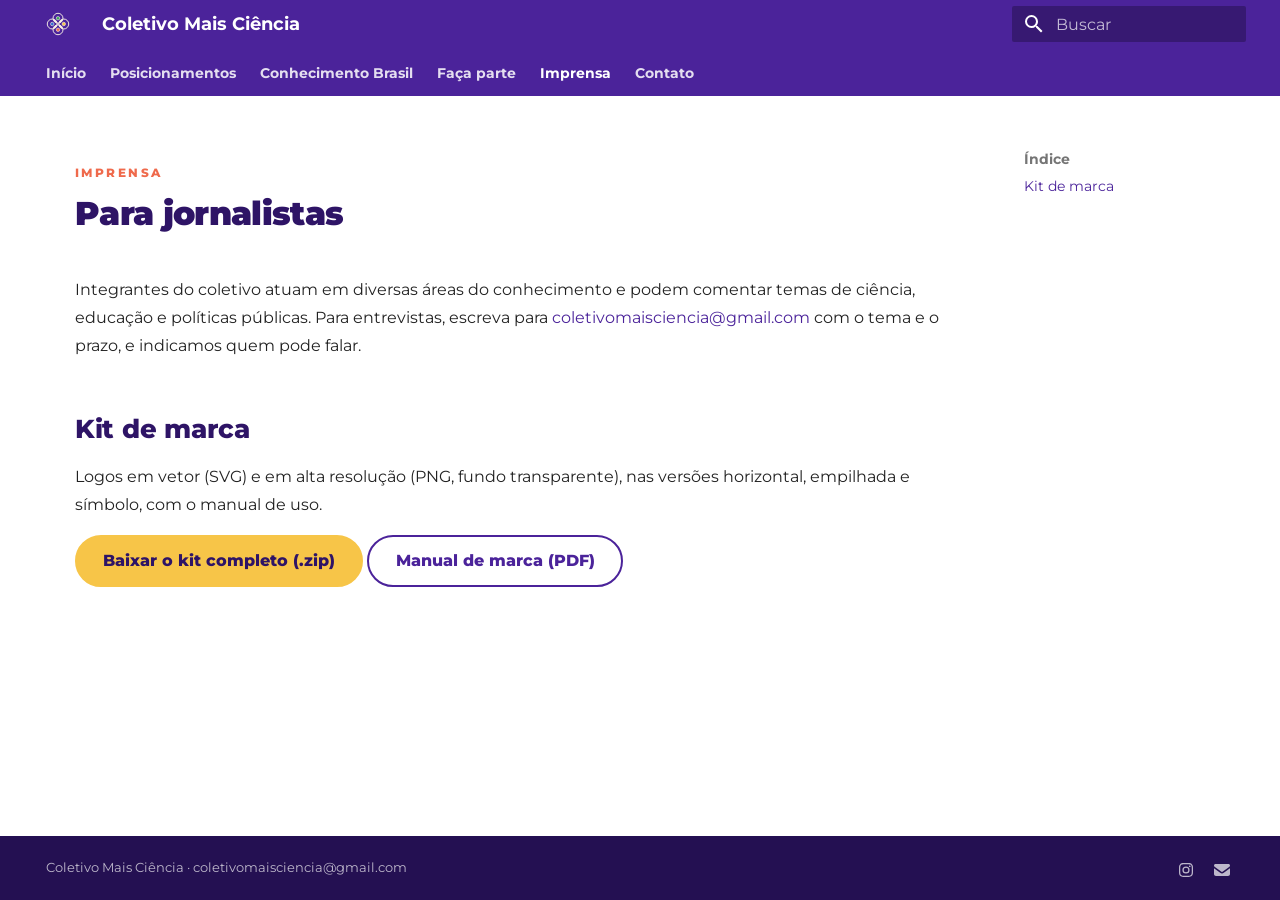
<file: imprensa/index.html>
<!doctype html>
<html lang="pt" class="no-js">
  <head>
    
      <meta charset="utf-8">
      <meta name="viewport" content="width=device-width,initial-scale=1">
      
        <meta name="description" content="Pesquisadoras e pesquisadores do Programa Conhecimento Brasil em defesa da ciência, da educação e das políticas públicas.">
      
      
      
        <link rel="canonical" href="https://SEU-USUARIO.github.io/coletivo-mais-ciencia/imprensa/">
      
      
        <link rel="prev" href="../faca-parte/">
      
      
        <link rel="next" href="../contato/">
      
      
        
      
      
      <link rel="icon" href="../assets/favicon.svg">
      <meta name="generator" content="mkdocs-1.6.1, mkdocs-material-9.7.7">
    
    
      
        <title>Imprensa - Coletivo Mais Ciência</title>
      
    
    
      <link rel="stylesheet" href="../assets/stylesheets/main.ec1eaa64.min.css">
      
        
        <link rel="stylesheet" href="../assets/stylesheets/palette.ab4e12ef.min.css">
      
      


    
    
      
    
    
      
        
        
        <link rel="preconnect" href="https://fonts.gstatic.com" crossorigin>
        <link rel="stylesheet" href="https://fonts.googleapis.com/css?family=Montserrat:300,300i,400,400i,700,700i%7CRoboto+Mono:400,400i,700,700i&display=fallback">
        <style>:root{--md-text-font:"Montserrat";--md-code-font:"Roboto Mono"}</style>
      
    
    
      <link rel="stylesheet" href="../stylesheets/extra.css">
    
    <script>__md_scope=new URL("..",location),__md_hash=e=>[...e].reduce(((e,_)=>(e<<5)-e+_.charCodeAt(0)),0),__md_get=(e,_=localStorage,t=__md_scope)=>JSON.parse(_.getItem(t.pathname+"."+e)),__md_set=(e,_,t=localStorage,a=__md_scope)=>{try{t.setItem(a.pathname+"."+e,JSON.stringify(_))}catch(e){}}</script>
    
      

    
    
  </head>
  
  
    
    
    
    
    
    <body dir="ltr" data-md-color-scheme="default" data-md-color-primary="custom" data-md-color-accent="custom">
  
    
    <input class="md-toggle" data-md-toggle="drawer" type="checkbox" id="__drawer" autocomplete="off">
    <input class="md-toggle" data-md-toggle="search" type="checkbox" id="__search" autocomplete="off">
    <label class="md-overlay" for="__drawer"></label>
    <div data-md-component="skip">
      
        
        <a href="#para-jornalistas" class="md-skip">
          Pular para conteúdo
        </a>
      
    </div>
    <div data-md-component="announce">
      
    </div>
    
    
      

<header class="md-header" data-md-component="header">
  <nav class="md-header__inner md-grid" aria-label="Cabeçalho">
    <a href=".." title="Coletivo Mais Ciência" class="md-header__button md-logo" aria-label="Coletivo Mais Ciência" data-md-component="logo">
      
  <img src="../assets/logo.svg" alt="logo">

    </a>
    <label class="md-header__button md-icon" for="__drawer">
      
      <svg xmlns="http://www.w3.org/2000/svg" viewBox="0 0 24 24"><path d="M3 6h18v2H3zm0 5h18v2H3zm0 5h18v2H3z"/></svg>
    </label>
    <div class="md-header__title" data-md-component="header-title">
      <div class="md-header__ellipsis">
        <div class="md-header__topic">
          <span class="md-ellipsis">
            Coletivo Mais Ciência
          </span>
        </div>
        <div class="md-header__topic" data-md-component="header-topic">
          <span class="md-ellipsis">
            
              Imprensa
            
          </span>
        </div>
      </div>
    </div>
    
      
    
    
    
    
      
      
        <label class="md-header__button md-icon" for="__search">
          
          <svg xmlns="http://www.w3.org/2000/svg" viewBox="0 0 24 24"><path d="M9.5 3A6.5 6.5 0 0 1 16 9.5c0 1.61-.59 3.09-1.56 4.23l.27.27h.79l5 5-1.5 1.5-5-5v-.79l-.27-.27A6.52 6.52 0 0 1 9.5 16 6.5 6.5 0 0 1 3 9.5 6.5 6.5 0 0 1 9.5 3m0 2C7 5 5 7 5 9.5S7 14 9.5 14 14 12 14 9.5 12 5 9.5 5"/></svg>
        </label>
        <div class="md-search" data-md-component="search" role="dialog">
  <label class="md-search__overlay" for="__search"></label>
  <div class="md-search__inner" role="search">
    <form class="md-search__form" name="search">
      <input type="text" class="md-search__input" name="query" aria-label="Buscar" placeholder="Buscar" autocapitalize="off" autocorrect="off" autocomplete="off" spellcheck="false" data-md-component="search-query" required>
      <label class="md-search__icon md-icon" for="__search">
        
        <svg xmlns="http://www.w3.org/2000/svg" viewBox="0 0 24 24"><path d="M9.5 3A6.5 6.5 0 0 1 16 9.5c0 1.61-.59 3.09-1.56 4.23l.27.27h.79l5 5-1.5 1.5-5-5v-.79l-.27-.27A6.52 6.52 0 0 1 9.5 16 6.5 6.5 0 0 1 3 9.5 6.5 6.5 0 0 1 9.5 3m0 2C7 5 5 7 5 9.5S7 14 9.5 14 14 12 14 9.5 12 5 9.5 5"/></svg>
        
        <svg xmlns="http://www.w3.org/2000/svg" viewBox="0 0 24 24"><path d="M20 11v2H8l5.5 5.5-1.42 1.42L4.16 12l7.92-7.92L13.5 5.5 8 11z"/></svg>
      </label>
      <nav class="md-search__options" aria-label="Pesquisar">
        
        <button type="reset" class="md-search__icon md-icon" title="Limpar" aria-label="Limpar" tabindex="-1">
          
          <svg xmlns="http://www.w3.org/2000/svg" viewBox="0 0 24 24"><path d="M19 6.41 17.59 5 12 10.59 6.41 5 5 6.41 10.59 12 5 17.59 6.41 19 12 13.41 17.59 19 19 17.59 13.41 12z"/></svg>
        </button>
      </nav>
      
    </form>
    <div class="md-search__output">
      <div class="md-search__scrollwrap" tabindex="0" data-md-scrollfix>
        <div class="md-search-result" data-md-component="search-result">
          <div class="md-search-result__meta">
            Inicializando busca
          </div>
          <ol class="md-search-result__list" role="presentation"></ol>
        </div>
      </div>
    </div>
  </div>
</div>
      
    
    
  </nav>
  
</header>
    
    <div class="md-container" data-md-component="container">
      
      
        
          
            
<nav class="md-tabs" aria-label="Abas" data-md-component="tabs">
  <div class="md-grid">
    <ul class="md-tabs__list">
      
        
  
  
  
  
    <li class="md-tabs__item">
      <a href=".." class="md-tabs__link">
        
  
  
    
  
  Início

      </a>
    </li>
  

      
        
  
  
  
  
    
    
      <li class="md-tabs__item">
        <a href="../posicionamentos/" class="md-tabs__link">
          
  
  
  Posicionamentos

        </a>
      </li>
    
  

      
        
  
  
  
  
    <li class="md-tabs__item">
      <a href="../conhecimento-brasil/" class="md-tabs__link">
        
  
  
    
  
  Conhecimento Brasil

      </a>
    </li>
  

      
        
  
  
  
  
    <li class="md-tabs__item">
      <a href="../faca-parte/" class="md-tabs__link">
        
  
  
    
  
  Faça parte

      </a>
    </li>
  

      
        
  
  
  
    
  
  
    <li class="md-tabs__item md-tabs__item--active">
      <a href="./" class="md-tabs__link">
        
  
  
    
  
  Imprensa

      </a>
    </li>
  

      
        
  
  
  
  
    <li class="md-tabs__item">
      <a href="../contato/" class="md-tabs__link">
        
  
  
    
  
  Contato

      </a>
    </li>
  

      
    </ul>
  </div>
</nav>
          
        
      
      <main class="md-main" data-md-component="main">
        <div class="md-main__inner md-grid">
          
            
              
                
              
              <div class="md-sidebar md-sidebar--primary" data-md-component="sidebar" data-md-type="navigation" hidden>
                <div class="md-sidebar__scrollwrap">
                  <div class="md-sidebar__inner">
                    


  


<nav class="md-nav md-nav--primary md-nav--lifted" aria-label="Navegação" data-md-level="0">
  <label class="md-nav__title" for="__drawer">
    <a href=".." title="Coletivo Mais Ciência" class="md-nav__button md-logo" aria-label="Coletivo Mais Ciência" data-md-component="logo">
      
  <img src="../assets/logo.svg" alt="logo">

    </a>
    Coletivo Mais Ciência
  </label>
  
  <ul class="md-nav__list" data-md-scrollfix>
    
      
      
  
  
  
  
    <li class="md-nav__item">
      <a href=".." class="md-nav__link">
        
  
  
  <span class="md-ellipsis">
    
  
    Início
  

    
  </span>
  
  

      </a>
    </li>
  

    
      
      
  
  
  
  
    
    
    
    
      
      
    
    
    <li class="md-nav__item md-nav__item--nested">
      
        
        
        <input class="md-nav__toggle md-toggle " type="checkbox" id="__nav_2" >
        
          
          <label class="md-nav__link" for="__nav_2" id="__nav_2_label" tabindex="0">
            
  
  
  <span class="md-ellipsis">
    
  
    Posicionamentos
  

    
  </span>
  
  

            <span class="md-nav__icon md-icon"></span>
          </label>
        
        <nav class="md-nav" data-md-level="1" aria-labelledby="__nav_2_label" aria-expanded="false">
          <label class="md-nav__title" for="__nav_2">
            <span class="md-nav__icon md-icon"></span>
            
  
    Posicionamentos
  

          </label>
          <ul class="md-nav__list" data-md-scrollfix>
            
              
                
  
  
  
  
    <li class="md-nav__item">
      <a href="../posicionamentos/" class="md-nav__link">
        
  
  
  <span class="md-ellipsis">
    
  
    Index
  

    
  </span>
  
  

      </a>
    </li>
  

              
            
              
                
  
  
  
  
    <li class="md-nav__item">
      <a href="../posicionamentos/manifesto-2026/" class="md-nav__link">
        
  
  
  <span class="md-ellipsis">
    
  
    Manifesto (out. 2026)
  

    
  </span>
  
  

      </a>
    </li>
  

              
            
          </ul>
        </nav>
      
    </li>
  

    
      
      
  
  
  
  
    <li class="md-nav__item">
      <a href="../conhecimento-brasil/" class="md-nav__link">
        
  
  
  <span class="md-ellipsis">
    
  
    Conhecimento Brasil
  

    
  </span>
  
  

      </a>
    </li>
  

    
      
      
  
  
  
  
    <li class="md-nav__item">
      <a href="../faca-parte/" class="md-nav__link">
        
  
  
  <span class="md-ellipsis">
    
  
    Faça parte
  

    
  </span>
  
  

      </a>
    </li>
  

    
      
      
  
  
    
  
  
  
    <li class="md-nav__item md-nav__item--active">
      
      <input class="md-nav__toggle md-toggle" type="checkbox" id="__toc">
      
      
        
      
      
        <label class="md-nav__link md-nav__link--active" for="__toc">
          
  
  
  <span class="md-ellipsis">
    
  
    Imprensa
  

    
  </span>
  
  

          <span class="md-nav__icon md-icon"></span>
        </label>
      
      <a href="./" class="md-nav__link md-nav__link--active">
        
  
  
  <span class="md-ellipsis">
    
  
    Imprensa
  

    
  </span>
  
  

      </a>
      
        

<nav class="md-nav md-nav--secondary" aria-label="Índice">
  
  
  
    
  
  
    <label class="md-nav__title" for="__toc">
      <span class="md-nav__icon md-icon"></span>
      Índice
    </label>
    <ul class="md-nav__list" data-md-component="toc" data-md-scrollfix>
      
        <li class="md-nav__item">
  <a href="#kit-de-marca" class="md-nav__link">
    <span class="md-ellipsis">
      
        Kit de marca
      
    </span>
  </a>
  
</li>
      
    </ul>
  
</nav>
      
    </li>
  

    
      
      
  
  
  
  
    <li class="md-nav__item">
      <a href="../contato/" class="md-nav__link">
        
  
  
  <span class="md-ellipsis">
    
  
    Contato
  

    
  </span>
  
  

      </a>
    </li>
  

    
  </ul>
</nav>
                  </div>
                </div>
              </div>
            
            
              
                
              
              <div class="md-sidebar md-sidebar--secondary" data-md-component="sidebar" data-md-type="toc" >
                <div class="md-sidebar__scrollwrap">
                  <div class="md-sidebar__inner">
                    

<nav class="md-nav md-nav--secondary" aria-label="Índice">
  
  
  
    
  
  
    <label class="md-nav__title" for="__toc">
      <span class="md-nav__icon md-icon"></span>
      Índice
    </label>
    <ul class="md-nav__list" data-md-component="toc" data-md-scrollfix>
      
        <li class="md-nav__item">
  <a href="#kit-de-marca" class="md-nav__link">
    <span class="md-ellipsis">
      
        Kit de marca
      
    </span>
  </a>
  
</li>
      
    </ul>
  
</nav>
                  </div>
                </div>
              </div>
            
          
          
            <div class="md-content" data-md-component="content">
              
              <article class="md-content__inner md-typeset">
                
                  
  




<p><span class="kicker">Imprensa</span></p>
<h1 id="para-jornalistas">Para jornalistas</h1>
<p>Integrantes do coletivo atuam em diversas áreas do conhecimento e podem comentar temas de ciência, educação e políticas públicas. Para entrevistas, escreva para <a href="mailto:coletivomaisciencia@gmail.com">coletivomaisciencia@gmail.com</a> com o tema e o prazo, e indicamos quem pode falar.</p>
<h2 id="kit-de-marca">Kit de marca</h2>
<p>Logos em vetor (SVG) e em alta resolução (PNG, fundo transparente), nas versões horizontal, empilhada e símbolo, com o manual de uso.</p>
<p><a class="md-button md-button--primary" href="../assets/kit/kit_de_marca_coletivo_mais_ciencia.zip">Baixar o kit completo (.zip)</a>
<a class="md-button" href="../assets/kit/Manual_de_marca.pdf">Manual de marca (PDF)</a></p>







  
  




  



                
              </article>
            </div>
          
          
<script>var target=document.getElementById(location.hash.slice(1));target&&target.name&&(target.checked=target.name.startsWith("__tabbed_"))</script>
        </div>
        
          <button type="button" class="md-top md-icon" data-md-component="top" hidden>
  
  <svg xmlns="http://www.w3.org/2000/svg" viewBox="0 0 24 24"><path d="M13 20h-2V8l-5.5 5.5-1.42-1.42L12 4.16l7.92 7.92-1.42 1.42L13 8z"/></svg>
  Voltar para o topo
</button>
        
      </main>
      
        <footer class="md-footer">
  
  <div class="md-footer-meta md-typeset">
    <div class="md-footer-meta__inner md-grid">
      <div class="md-copyright">
  
    <div class="md-copyright__highlight">
      Coletivo Mais Ciência · coletivomaisciencia@gmail.com
    </div>
  
  
</div>
      
        
<div class="md-social">
  
    
    
    
    
    <a href="https://www.instagram.com/coletivo_mais_ciencia/" target="_blank" rel="noopener" title="Instagram" class="md-social__link">
      <svg xmlns="http://www.w3.org/2000/svg" viewBox="0 0 448 512"><!--! Font Awesome Free 7.1.0 by @fontawesome - https://fontawesome.com License - https://fontawesome.com/license/free (Icons: CC BY 4.0, Fonts: SIL OFL 1.1, Code: MIT License) Copyright 2025 Fonticons, Inc.--><path d="M224.3 141a115 115 0 1 0-.6 230 115 115 0 1 0 .6-230m-.6 40.4a74.6 74.6 0 1 1 .6 149.2 74.6 74.6 0 1 1-.6-149.2m93.4-45.1a26.8 26.8 0 1 1 53.6 0 26.8 26.8 0 1 1-53.6 0m129.7 27.2c-1.7-35.9-9.9-67.7-36.2-93.9-26.2-26.2-58-34.4-93.9-36.2-37-2.1-147.9-2.1-184.9 0-35.8 1.7-67.6 9.9-93.9 36.1s-34.4 58-36.2 93.9c-2.1 37-2.1 147.9 0 184.9 1.7 35.9 9.9 67.7 36.2 93.9s58 34.4 93.9 36.2c37 2.1 147.9 2.1 184.9 0 35.9-1.7 67.7-9.9 93.9-36.2 26.2-26.2 34.4-58 36.2-93.9 2.1-37 2.1-147.8 0-184.8M399 388c-7.8 19.6-22.9 34.7-42.6 42.6-29.5 11.7-99.5 9-132.1 9s-102.7 2.6-132.1-9c-19.6-7.8-34.7-22.9-42.6-42.6-11.7-29.5-9-99.5-9-132.1s-2.6-102.7 9-132.1c7.8-19.6 22.9-34.7 42.6-42.6 29.5-11.7 99.5-9 132.1-9s102.7-2.6 132.1 9c19.6 7.8 34.7 22.9 42.6 42.6 11.7 29.5 9 99.5 9 132.1s2.7 102.7-9 132.1"/></svg>
    </a>
  
    
    
    
    
    <a href="mailto:coletivomaisciencia@gmail.com" target="_blank" rel="noopener" title="E-mail" class="md-social__link">
      <svg xmlns="http://www.w3.org/2000/svg" viewBox="0 0 512 512"><!--! Font Awesome Free 7.1.0 by @fontawesome - https://fontawesome.com License - https://fontawesome.com/license/free (Icons: CC BY 4.0, Fonts: SIL OFL 1.1, Code: MIT License) Copyright 2025 Fonticons, Inc.--><path d="M48 64C21.5 64 0 85.5 0 112c0 15.1 7.1 29.3 19.2 38.4l208 156a48 48 0 0 0 57.6 0l208-156c12.1-9.1 19.2-23.3 19.2-38.4 0-26.5-21.5-48-48-48zM0 196v188c0 35.3 28.7 64 64 64h384c35.3 0 64-28.7 64-64V196L313.6 344.8c-34.1 25.6-81.1 25.6-115.2 0z"/></svg>
    </a>
  
</div>
      
    </div>
  </div>
</footer>
      
    </div>
    <div class="md-dialog" data-md-component="dialog">
      <div class="md-dialog__inner md-typeset"></div>
    </div>
    
    
    
      
      
      <script id="__config" type="application/json">{"annotate": null, "base": "..", "features": ["navigation.tabs", "navigation.top", "content.action.edit"], "search": "../assets/javascripts/workers/search.2c215733.min.js", "tags": null, "translations": {"clipboard.copied": "Copiado para \u00e1rea de transfer\u00eancia", "clipboard.copy": "Copiar para \u00e1rea de transfer\u00eancia", "search.result.more.one": "mais 1 nesta p\u00e1gina", "search.result.more.other": "# mais nesta p\u00e1gina", "search.result.none": "Nenhum documento encontrado", "search.result.one": "1 documento encontrado", "search.result.other": "# documentos encontrados", "search.result.placeholder": "Digite para iniciar a busca", "search.result.term.missing": "Ausente", "select.version": "Selecione a vers\u00e3o"}, "version": null}</script>
    
    
      <script src="../assets/javascripts/bundle.d7400e89.min.js"></script>
      
    
  </body>
</html>
</file>
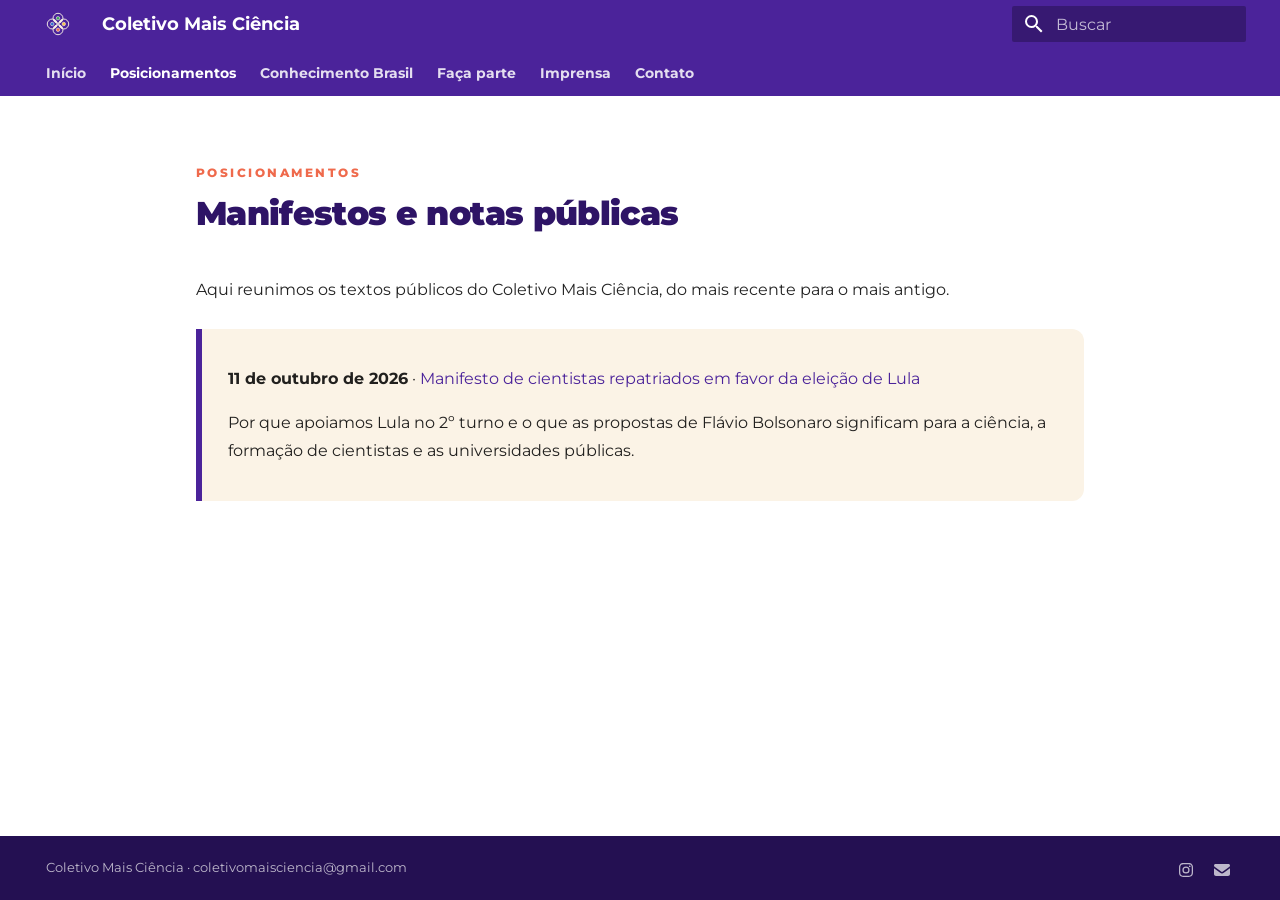
<file: posicionamentos/index.html>
<!doctype html>
<html lang="pt" class="no-js">
  <head>
    
      <meta charset="utf-8">
      <meta name="viewport" content="width=device-width,initial-scale=1">
      
        <meta name="description" content="Pesquisadoras e pesquisadores do Programa Conhecimento Brasil em defesa da ciência, da educação e das políticas públicas.">
      
      
      
        <link rel="canonical" href="https://SEU-USUARIO.github.io/coletivo-mais-ciencia/posicionamentos/">
      
      
        <link rel="prev" href="..">
      
      
        <link rel="next" href="manifesto-2026/">
      
      
        
      
      
      <link rel="icon" href="../assets/favicon.svg">
      <meta name="generator" content="mkdocs-1.6.1, mkdocs-material-9.7.7">
    
    
      
        <title>Index - Coletivo Mais Ciência</title>
      
    
    
      <link rel="stylesheet" href="../assets/stylesheets/main.ec1eaa64.min.css">
      
        
        <link rel="stylesheet" href="../assets/stylesheets/palette.ab4e12ef.min.css">
      
      


    
    
      
    
    
      
        
        
        <link rel="preconnect" href="https://fonts.gstatic.com" crossorigin>
        <link rel="stylesheet" href="https://fonts.googleapis.com/css?family=Montserrat:300,300i,400,400i,700,700i%7CRoboto+Mono:400,400i,700,700i&display=fallback">
        <style>:root{--md-text-font:"Montserrat";--md-code-font:"Roboto Mono"}</style>
      
    
    
      <link rel="stylesheet" href="../stylesheets/extra.css">
    
    <script>__md_scope=new URL("..",location),__md_hash=e=>[...e].reduce(((e,_)=>(e<<5)-e+_.charCodeAt(0)),0),__md_get=(e,_=localStorage,t=__md_scope)=>JSON.parse(_.getItem(t.pathname+"."+e)),__md_set=(e,_,t=localStorage,a=__md_scope)=>{try{t.setItem(a.pathname+"."+e,JSON.stringify(_))}catch(e){}}</script>
    
      

    
    
  </head>
  
  
    
    
    
    
    
    <body dir="ltr" data-md-color-scheme="default" data-md-color-primary="custom" data-md-color-accent="custom">
  
    
    <input class="md-toggle" data-md-toggle="drawer" type="checkbox" id="__drawer" autocomplete="off">
    <input class="md-toggle" data-md-toggle="search" type="checkbox" id="__search" autocomplete="off">
    <label class="md-overlay" for="__drawer"></label>
    <div data-md-component="skip">
      
        
        <a href="#manifestos-e-notas-publicas" class="md-skip">
          Pular para conteúdo
        </a>
      
    </div>
    <div data-md-component="announce">
      
    </div>
    
    
      

<header class="md-header" data-md-component="header">
  <nav class="md-header__inner md-grid" aria-label="Cabeçalho">
    <a href=".." title="Coletivo Mais Ciência" class="md-header__button md-logo" aria-label="Coletivo Mais Ciência" data-md-component="logo">
      
  <img src="../assets/logo.svg" alt="logo">

    </a>
    <label class="md-header__button md-icon" for="__drawer">
      
      <svg xmlns="http://www.w3.org/2000/svg" viewBox="0 0 24 24"><path d="M3 6h18v2H3zm0 5h18v2H3zm0 5h18v2H3z"/></svg>
    </label>
    <div class="md-header__title" data-md-component="header-title">
      <div class="md-header__ellipsis">
        <div class="md-header__topic">
          <span class="md-ellipsis">
            Coletivo Mais Ciência
          </span>
        </div>
        <div class="md-header__topic" data-md-component="header-topic">
          <span class="md-ellipsis">
            
              Index
            
          </span>
        </div>
      </div>
    </div>
    
      
    
    
    
    
      
      
        <label class="md-header__button md-icon" for="__search">
          
          <svg xmlns="http://www.w3.org/2000/svg" viewBox="0 0 24 24"><path d="M9.5 3A6.5 6.5 0 0 1 16 9.5c0 1.61-.59 3.09-1.56 4.23l.27.27h.79l5 5-1.5 1.5-5-5v-.79l-.27-.27A6.52 6.52 0 0 1 9.5 16 6.5 6.5 0 0 1 3 9.5 6.5 6.5 0 0 1 9.5 3m0 2C7 5 5 7 5 9.5S7 14 9.5 14 14 12 14 9.5 12 5 9.5 5"/></svg>
        </label>
        <div class="md-search" data-md-component="search" role="dialog">
  <label class="md-search__overlay" for="__search"></label>
  <div class="md-search__inner" role="search">
    <form class="md-search__form" name="search">
      <input type="text" class="md-search__input" name="query" aria-label="Buscar" placeholder="Buscar" autocapitalize="off" autocorrect="off" autocomplete="off" spellcheck="false" data-md-component="search-query" required>
      <label class="md-search__icon md-icon" for="__search">
        
        <svg xmlns="http://www.w3.org/2000/svg" viewBox="0 0 24 24"><path d="M9.5 3A6.5 6.5 0 0 1 16 9.5c0 1.61-.59 3.09-1.56 4.23l.27.27h.79l5 5-1.5 1.5-5-5v-.79l-.27-.27A6.52 6.52 0 0 1 9.5 16 6.5 6.5 0 0 1 3 9.5 6.5 6.5 0 0 1 9.5 3m0 2C7 5 5 7 5 9.5S7 14 9.5 14 14 12 14 9.5 12 5 9.5 5"/></svg>
        
        <svg xmlns="http://www.w3.org/2000/svg" viewBox="0 0 24 24"><path d="M20 11v2H8l5.5 5.5-1.42 1.42L4.16 12l7.92-7.92L13.5 5.5 8 11z"/></svg>
      </label>
      <nav class="md-search__options" aria-label="Pesquisar">
        
        <button type="reset" class="md-search__icon md-icon" title="Limpar" aria-label="Limpar" tabindex="-1">
          
          <svg xmlns="http://www.w3.org/2000/svg" viewBox="0 0 24 24"><path d="M19 6.41 17.59 5 12 10.59 6.41 5 5 6.41 10.59 12 5 17.59 6.41 19 12 13.41 17.59 19 19 17.59 13.41 12z"/></svg>
        </button>
      </nav>
      
    </form>
    <div class="md-search__output">
      <div class="md-search__scrollwrap" tabindex="0" data-md-scrollfix>
        <div class="md-search-result" data-md-component="search-result">
          <div class="md-search-result__meta">
            Inicializando busca
          </div>
          <ol class="md-search-result__list" role="presentation"></ol>
        </div>
      </div>
    </div>
  </div>
</div>
      
    
    
  </nav>
  
</header>
    
    <div class="md-container" data-md-component="container">
      
      
        
          
            
<nav class="md-tabs" aria-label="Abas" data-md-component="tabs">
  <div class="md-grid">
    <ul class="md-tabs__list">
      
        
  
  
  
  
    <li class="md-tabs__item">
      <a href=".." class="md-tabs__link">
        
  
  
    
  
  Início

      </a>
    </li>
  

      
        
  
  
  
    
  
  
    
    
      <li class="md-tabs__item md-tabs__item--active">
        <a href="./" class="md-tabs__link">
          
  
  
  Posicionamentos

        </a>
      </li>
    
  

      
        
  
  
  
  
    <li class="md-tabs__item">
      <a href="../conhecimento-brasil/" class="md-tabs__link">
        
  
  
    
  
  Conhecimento Brasil

      </a>
    </li>
  

      
        
  
  
  
  
    <li class="md-tabs__item">
      <a href="../faca-parte/" class="md-tabs__link">
        
  
  
    
  
  Faça parte

      </a>
    </li>
  

      
        
  
  
  
  
    <li class="md-tabs__item">
      <a href="../imprensa/" class="md-tabs__link">
        
  
  
    
  
  Imprensa

      </a>
    </li>
  

      
        
  
  
  
  
    <li class="md-tabs__item">
      <a href="../contato/" class="md-tabs__link">
        
  
  
    
  
  Contato

      </a>
    </li>
  

      
    </ul>
  </div>
</nav>
          
        
      
      <main class="md-main" data-md-component="main">
        <div class="md-main__inner md-grid">
          
            
              
                
              
              <div class="md-sidebar md-sidebar--primary" data-md-component="sidebar" data-md-type="navigation" hidden>
                <div class="md-sidebar__scrollwrap">
                  <div class="md-sidebar__inner">
                    


  


<nav class="md-nav md-nav--primary md-nav--lifted" aria-label="Navegação" data-md-level="0">
  <label class="md-nav__title" for="__drawer">
    <a href=".." title="Coletivo Mais Ciência" class="md-nav__button md-logo" aria-label="Coletivo Mais Ciência" data-md-component="logo">
      
  <img src="../assets/logo.svg" alt="logo">

    </a>
    Coletivo Mais Ciência
  </label>
  
  <ul class="md-nav__list" data-md-scrollfix>
    
      
      
  
  
  
  
    <li class="md-nav__item">
      <a href=".." class="md-nav__link">
        
  
  
  <span class="md-ellipsis">
    
  
    Início
  

    
  </span>
  
  

      </a>
    </li>
  

    
      
      
  
  
    
  
  
  
    
    
    
    
      
        
        
      
      
    
    
    <li class="md-nav__item md-nav__item--active md-nav__item--section md-nav__item--nested">
      
        
        
        <input class="md-nav__toggle md-toggle " type="checkbox" id="__nav_2" checked>
        
          
          <label class="md-nav__link" for="__nav_2" id="__nav_2_label" tabindex="">
            
  
  
  <span class="md-ellipsis">
    
  
    Posicionamentos
  

    
  </span>
  
  

            <span class="md-nav__icon md-icon"></span>
          </label>
        
        <nav class="md-nav" data-md-level="1" aria-labelledby="__nav_2_label" aria-expanded="true">
          <label class="md-nav__title" for="__nav_2">
            <span class="md-nav__icon md-icon"></span>
            
  
    Posicionamentos
  

          </label>
          <ul class="md-nav__list" data-md-scrollfix>
            
              
                
  
  
    
  
  
  
    <li class="md-nav__item md-nav__item--active">
      
      <input class="md-nav__toggle md-toggle" type="checkbox" id="__toc">
      
      
        
      
      
      <a href="./" class="md-nav__link md-nav__link--active">
        
  
  
  <span class="md-ellipsis">
    
  
    Index
  

    
  </span>
  
  

      </a>
      
    </li>
  

              
            
              
                
  
  
  
  
    <li class="md-nav__item">
      <a href="manifesto-2026/" class="md-nav__link">
        
  
  
  <span class="md-ellipsis">
    
  
    Manifesto (out. 2026)
  

    
  </span>
  
  

      </a>
    </li>
  

              
            
          </ul>
        </nav>
      
    </li>
  

    
      
      
  
  
  
  
    <li class="md-nav__item">
      <a href="../conhecimento-brasil/" class="md-nav__link">
        
  
  
  <span class="md-ellipsis">
    
  
    Conhecimento Brasil
  

    
  </span>
  
  

      </a>
    </li>
  

    
      
      
  
  
  
  
    <li class="md-nav__item">
      <a href="../faca-parte/" class="md-nav__link">
        
  
  
  <span class="md-ellipsis">
    
  
    Faça parte
  

    
  </span>
  
  

      </a>
    </li>
  

    
      
      
  
  
  
  
    <li class="md-nav__item">
      <a href="../imprensa/" class="md-nav__link">
        
  
  
  <span class="md-ellipsis">
    
  
    Imprensa
  

    
  </span>
  
  

      </a>
    </li>
  

    
      
      
  
  
  
  
    <li class="md-nav__item">
      <a href="../contato/" class="md-nav__link">
        
  
  
  <span class="md-ellipsis">
    
  
    Contato
  

    
  </span>
  
  

      </a>
    </li>
  

    
  </ul>
</nav>
                  </div>
                </div>
              </div>
            
            
              
                
              
              <div class="md-sidebar md-sidebar--secondary" data-md-component="sidebar" data-md-type="toc" hidden>
                <div class="md-sidebar__scrollwrap">
                  <div class="md-sidebar__inner">
                    

<nav class="md-nav md-nav--secondary" aria-label="Índice">
  
  
  
    
  
  
</nav>
                  </div>
                </div>
              </div>
            
          
          
            <div class="md-content" data-md-component="content">
              
              <article class="md-content__inner md-typeset">
                
                  
  




<p><span class="kicker">Posicionamentos</span></p>
<h1 id="manifestos-e-notas-publicas">Manifestos e notas públicas</h1>
<p>Aqui reunimos os textos públicos do Coletivo Mais Ciência, do mais recente para o mais antigo.</p>
<div class="destaque">
<p><strong>11 de outubro de 2026</strong> · <a href="manifesto-2026/">Manifesto de cientistas repatriados em favor da eleição de Lula</a></p>
<p>Por que apoiamos Lula no 2º turno e o que as propostas de Flávio Bolsonaro significam para a ciência, a formação de cientistas e as universidades públicas.</p>
</div>







  
  




  



                
              </article>
            </div>
          
          
<script>var target=document.getElementById(location.hash.slice(1));target&&target.name&&(target.checked=target.name.startsWith("__tabbed_"))</script>
        </div>
        
          <button type="button" class="md-top md-icon" data-md-component="top" hidden>
  
  <svg xmlns="http://www.w3.org/2000/svg" viewBox="0 0 24 24"><path d="M13 20h-2V8l-5.5 5.5-1.42-1.42L12 4.16l7.92 7.92-1.42 1.42L13 8z"/></svg>
  Voltar para o topo
</button>
        
      </main>
      
        <footer class="md-footer">
  
  <div class="md-footer-meta md-typeset">
    <div class="md-footer-meta__inner md-grid">
      <div class="md-copyright">
  
    <div class="md-copyright__highlight">
      Coletivo Mais Ciência · coletivomaisciencia@gmail.com
    </div>
  
  
</div>
      
        
<div class="md-social">
  
    
    
    
    
    <a href="https://www.instagram.com/coletivo_mais_ciencia/" target="_blank" rel="noopener" title="Instagram" class="md-social__link">
      <svg xmlns="http://www.w3.org/2000/svg" viewBox="0 0 448 512"><!--! Font Awesome Free 7.1.0 by @fontawesome - https://fontawesome.com License - https://fontawesome.com/license/free (Icons: CC BY 4.0, Fonts: SIL OFL 1.1, Code: MIT License) Copyright 2025 Fonticons, Inc.--><path d="M224.3 141a115 115 0 1 0-.6 230 115 115 0 1 0 .6-230m-.6 40.4a74.6 74.6 0 1 1 .6 149.2 74.6 74.6 0 1 1-.6-149.2m93.4-45.1a26.8 26.8 0 1 1 53.6 0 26.8 26.8 0 1 1-53.6 0m129.7 27.2c-1.7-35.9-9.9-67.7-36.2-93.9-26.2-26.2-58-34.4-93.9-36.2-37-2.1-147.9-2.1-184.9 0-35.8 1.7-67.6 9.9-93.9 36.1s-34.4 58-36.2 93.9c-2.1 37-2.1 147.9 0 184.9 1.7 35.9 9.9 67.7 36.2 93.9s58 34.4 93.9 36.2c37 2.1 147.9 2.1 184.9 0 35.9-1.7 67.7-9.9 93.9-36.2 26.2-26.2 34.4-58 36.2-93.9 2.1-37 2.1-147.8 0-184.8M399 388c-7.8 19.6-22.9 34.7-42.6 42.6-29.5 11.7-99.5 9-132.1 9s-102.7 2.6-132.1-9c-19.6-7.8-34.7-22.9-42.6-42.6-11.7-29.5-9-99.5-9-132.1s-2.6-102.7 9-132.1c7.8-19.6 22.9-34.7 42.6-42.6 29.5-11.7 99.5-9 132.1-9s102.7-2.6 132.1 9c19.6 7.8 34.7 22.9 42.6 42.6 11.7 29.5 9 99.5 9 132.1s2.7 102.7-9 132.1"/></svg>
    </a>
  
    
    
    
    
    <a href="mailto:coletivomaisciencia@gmail.com" target="_blank" rel="noopener" title="E-mail" class="md-social__link">
      <svg xmlns="http://www.w3.org/2000/svg" viewBox="0 0 512 512"><!--! Font Awesome Free 7.1.0 by @fontawesome - https://fontawesome.com License - https://fontawesome.com/license/free (Icons: CC BY 4.0, Fonts: SIL OFL 1.1, Code: MIT License) Copyright 2025 Fonticons, Inc.--><path d="M48 64C21.5 64 0 85.5 0 112c0 15.1 7.1 29.3 19.2 38.4l208 156a48 48 0 0 0 57.6 0l208-156c12.1-9.1 19.2-23.3 19.2-38.4 0-26.5-21.5-48-48-48zM0 196v188c0 35.3 28.7 64 64 64h384c35.3 0 64-28.7 64-64V196L313.6 344.8c-34.1 25.6-81.1 25.6-115.2 0z"/></svg>
    </a>
  
</div>
      
    </div>
  </div>
</footer>
      
    </div>
    <div class="md-dialog" data-md-component="dialog">
      <div class="md-dialog__inner md-typeset"></div>
    </div>
    
    
    
      
      
      <script id="__config" type="application/json">{"annotate": null, "base": "..", "features": ["navigation.tabs", "navigation.top", "content.action.edit"], "search": "../assets/javascripts/workers/search.2c215733.min.js", "tags": null, "translations": {"clipboard.copied": "Copiado para \u00e1rea de transfer\u00eancia", "clipboard.copy": "Copiar para \u00e1rea de transfer\u00eancia", "search.result.more.one": "mais 1 nesta p\u00e1gina", "search.result.more.other": "# mais nesta p\u00e1gina", "search.result.none": "Nenhum documento encontrado", "search.result.one": "1 documento encontrado", "search.result.other": "# documentos encontrados", "search.result.placeholder": "Digite para iniciar a busca", "search.result.term.missing": "Ausente", "select.version": "Selecione a vers\u00e3o"}, "version": null}</script>
    
    
      <script src="../assets/javascripts/bundle.d7400e89.min.js"></script>
      
    
  </body>
</html>
</file>
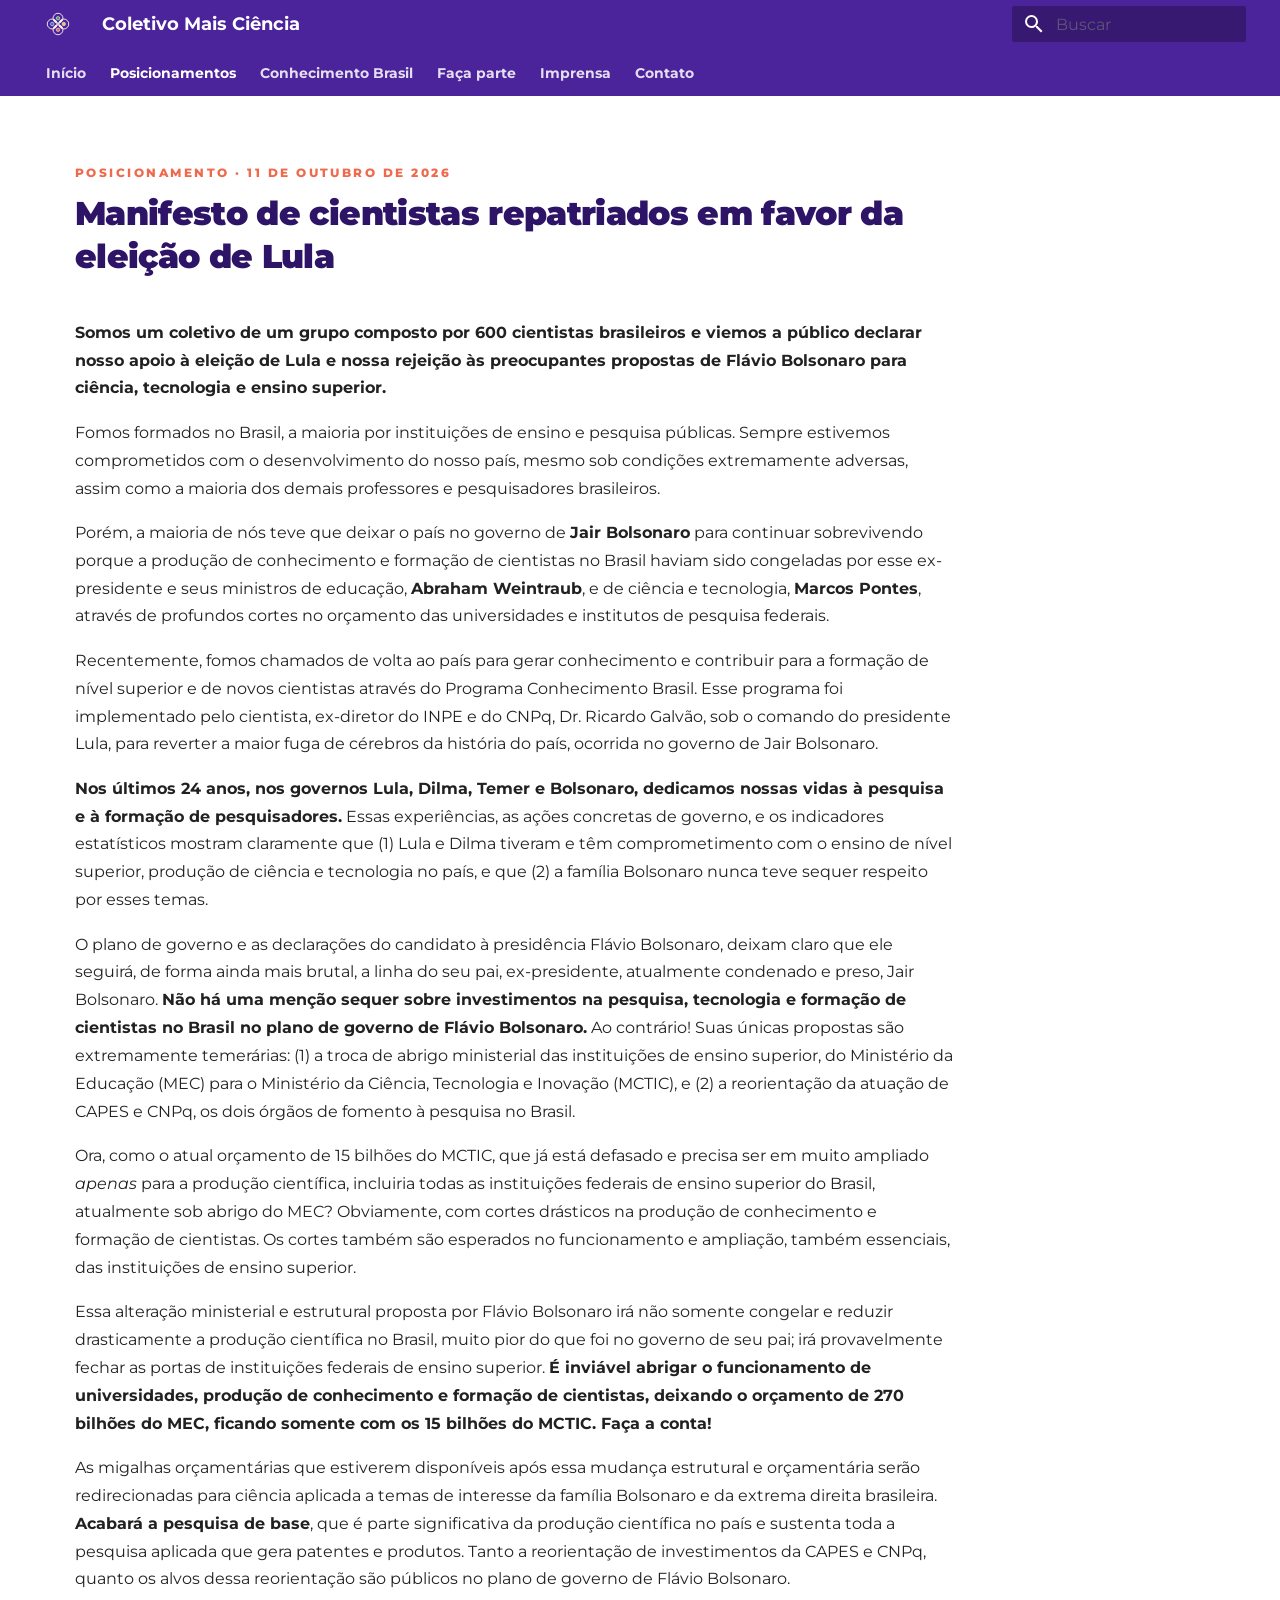
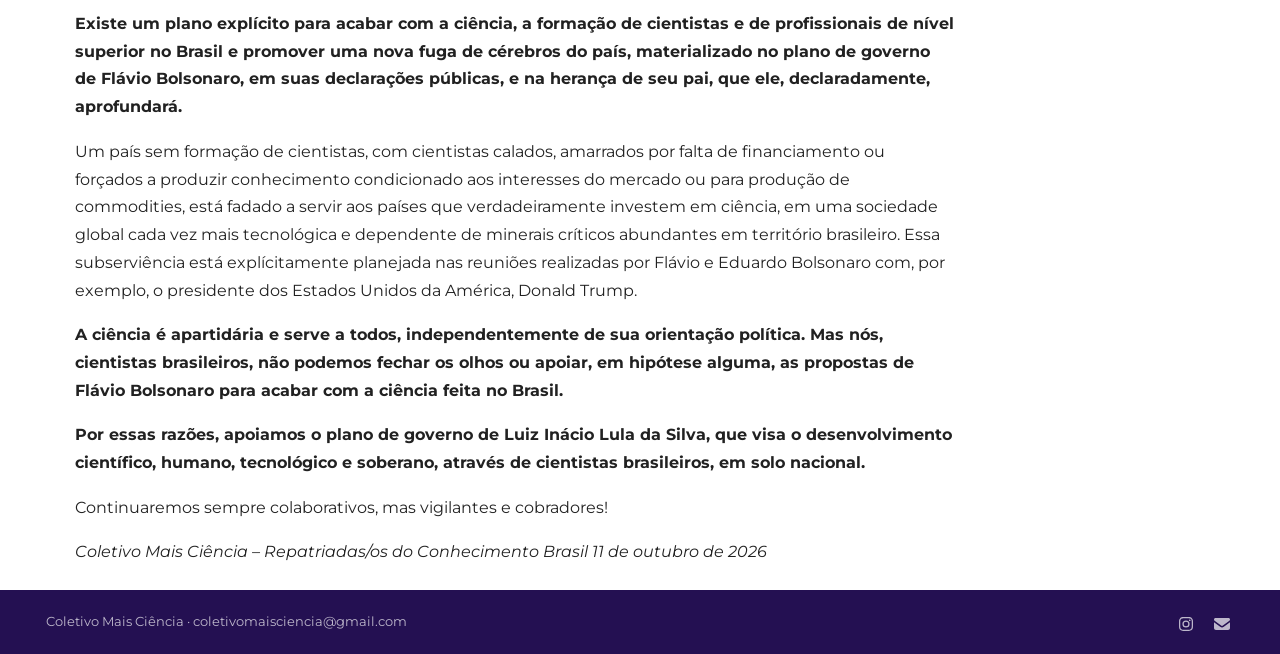
<file: posicionamentos/manifesto-2026/index.html>
<!doctype html>
<html lang="pt" class="no-js">
  <head>
    
      <meta charset="utf-8">
      <meta name="viewport" content="width=device-width,initial-scale=1">
      
        <meta name="description" content="Pesquisadoras e pesquisadores do Programa Conhecimento Brasil em defesa da ciência, da educação e das políticas públicas.">
      
      
      
        <link rel="canonical" href="https://SEU-USUARIO.github.io/coletivo-mais-ciencia/posicionamentos/manifesto-2026/">
      
      
        <link rel="prev" href="../">
      
      
        <link rel="next" href="../../conhecimento-brasil/">
      
      
        
      
      
      <link rel="icon" href="../../assets/favicon.svg">
      <meta name="generator" content="mkdocs-1.6.1, mkdocs-material-9.7.7">
    
    
      
        <title>Manifesto (out. 2026) - Coletivo Mais Ciência</title>
      
    
    
      <link rel="stylesheet" href="../../assets/stylesheets/main.ec1eaa64.min.css">
      
        
        <link rel="stylesheet" href="../../assets/stylesheets/palette.ab4e12ef.min.css">
      
      


    
    
      
    
    
      
        
        
        <link rel="preconnect" href="https://fonts.gstatic.com" crossorigin>
        <link rel="stylesheet" href="https://fonts.googleapis.com/css?family=Montserrat:300,300i,400,400i,700,700i%7CRoboto+Mono:400,400i,700,700i&display=fallback">
        <style>:root{--md-text-font:"Montserrat";--md-code-font:"Roboto Mono"}</style>
      
    
    
      <link rel="stylesheet" href="../../stylesheets/extra.css">
    
    <script>__md_scope=new URL("../..",location),__md_hash=e=>[...e].reduce(((e,_)=>(e<<5)-e+_.charCodeAt(0)),0),__md_get=(e,_=localStorage,t=__md_scope)=>JSON.parse(_.getItem(t.pathname+"."+e)),__md_set=(e,_,t=localStorage,a=__md_scope)=>{try{t.setItem(a.pathname+"."+e,JSON.stringify(_))}catch(e){}}</script>
    
      

    
    
  </head>
  
  
    
    
    
    
    
    <body dir="ltr" data-md-color-scheme="default" data-md-color-primary="custom" data-md-color-accent="custom">
  
    
    <input class="md-toggle" data-md-toggle="drawer" type="checkbox" id="__drawer" autocomplete="off">
    <input class="md-toggle" data-md-toggle="search" type="checkbox" id="__search" autocomplete="off">
    <label class="md-overlay" for="__drawer"></label>
    <div data-md-component="skip">
      
        
        <a href="#manifesto-de-cientistas-repatriados-em-favor-da-eleicao-de-lula" class="md-skip">
          Pular para conteúdo
        </a>
      
    </div>
    <div data-md-component="announce">
      
    </div>
    
    
      

<header class="md-header" data-md-component="header">
  <nav class="md-header__inner md-grid" aria-label="Cabeçalho">
    <a href="../.." title="Coletivo Mais Ciência" class="md-header__button md-logo" aria-label="Coletivo Mais Ciência" data-md-component="logo">
      
  <img src="../../assets/logo.svg" alt="logo">

    </a>
    <label class="md-header__button md-icon" for="__drawer">
      
      <svg xmlns="http://www.w3.org/2000/svg" viewBox="0 0 24 24"><path d="M3 6h18v2H3zm0 5h18v2H3zm0 5h18v2H3z"/></svg>
    </label>
    <div class="md-header__title" data-md-component="header-title">
      <div class="md-header__ellipsis">
        <div class="md-header__topic">
          <span class="md-ellipsis">
            Coletivo Mais Ciência
          </span>
        </div>
        <div class="md-header__topic" data-md-component="header-topic">
          <span class="md-ellipsis">
            
              Manifesto (out. 2026)
            
          </span>
        </div>
      </div>
    </div>
    
      
    
    
    
    
      
      
        <label class="md-header__button md-icon" for="__search">
          
          <svg xmlns="http://www.w3.org/2000/svg" viewBox="0 0 24 24"><path d="M9.5 3A6.5 6.5 0 0 1 16 9.5c0 1.61-.59 3.09-1.56 4.23l.27.27h.79l5 5-1.5 1.5-5-5v-.79l-.27-.27A6.52 6.52 0 0 1 9.5 16 6.5 6.5 0 0 1 3 9.5 6.5 6.5 0 0 1 9.5 3m0 2C7 5 5 7 5 9.5S7 14 9.5 14 14 12 14 9.5 12 5 9.5 5"/></svg>
        </label>
        <div class="md-search" data-md-component="search" role="dialog">
  <label class="md-search__overlay" for="__search"></label>
  <div class="md-search__inner" role="search">
    <form class="md-search__form" name="search">
      <input type="text" class="md-search__input" name="query" aria-label="Buscar" placeholder="Buscar" autocapitalize="off" autocorrect="off" autocomplete="off" spellcheck="false" data-md-component="search-query" required>
      <label class="md-search__icon md-icon" for="__search">
        
        <svg xmlns="http://www.w3.org/2000/svg" viewBox="0 0 24 24"><path d="M9.5 3A6.5 6.5 0 0 1 16 9.5c0 1.61-.59 3.09-1.56 4.23l.27.27h.79l5 5-1.5 1.5-5-5v-.79l-.27-.27A6.52 6.52 0 0 1 9.5 16 6.5 6.5 0 0 1 3 9.5 6.5 6.5 0 0 1 9.5 3m0 2C7 5 5 7 5 9.5S7 14 9.5 14 14 12 14 9.5 12 5 9.5 5"/></svg>
        
        <svg xmlns="http://www.w3.org/2000/svg" viewBox="0 0 24 24"><path d="M20 11v2H8l5.5 5.5-1.42 1.42L4.16 12l7.92-7.92L13.5 5.5 8 11z"/></svg>
      </label>
      <nav class="md-search__options" aria-label="Pesquisar">
        
        <button type="reset" class="md-search__icon md-icon" title="Limpar" aria-label="Limpar" tabindex="-1">
          
          <svg xmlns="http://www.w3.org/2000/svg" viewBox="0 0 24 24"><path d="M19 6.41 17.59 5 12 10.59 6.41 5 5 6.41 10.59 12 5 17.59 6.41 19 12 13.41 17.59 19 19 17.59 13.41 12z"/></svg>
        </button>
      </nav>
      
    </form>
    <div class="md-search__output">
      <div class="md-search__scrollwrap" tabindex="0" data-md-scrollfix>
        <div class="md-search-result" data-md-component="search-result">
          <div class="md-search-result__meta">
            Inicializando busca
          </div>
          <ol class="md-search-result__list" role="presentation"></ol>
        </div>
      </div>
    </div>
  </div>
</div>
      
    
    
  </nav>
  
</header>
    
    <div class="md-container" data-md-component="container">
      
      
        
          
            
<nav class="md-tabs" aria-label="Abas" data-md-component="tabs">
  <div class="md-grid">
    <ul class="md-tabs__list">
      
        
  
  
  
  
    <li class="md-tabs__item">
      <a href="../.." class="md-tabs__link">
        
  
  
    
  
  Início

      </a>
    </li>
  

      
        
  
  
  
    
  
  
    
    
      <li class="md-tabs__item md-tabs__item--active">
        <a href="../" class="md-tabs__link">
          
  
  
  Posicionamentos

        </a>
      </li>
    
  

      
        
  
  
  
  
    <li class="md-tabs__item">
      <a href="../../conhecimento-brasil/" class="md-tabs__link">
        
  
  
    
  
  Conhecimento Brasil

      </a>
    </li>
  

      
        
  
  
  
  
    <li class="md-tabs__item">
      <a href="../../faca-parte/" class="md-tabs__link">
        
  
  
    
  
  Faça parte

      </a>
    </li>
  

      
        
  
  
  
  
    <li class="md-tabs__item">
      <a href="../../imprensa/" class="md-tabs__link">
        
  
  
    
  
  Imprensa

      </a>
    </li>
  

      
        
  
  
  
  
    <li class="md-tabs__item">
      <a href="../../contato/" class="md-tabs__link">
        
  
  
    
  
  Contato

      </a>
    </li>
  

      
    </ul>
  </div>
</nav>
          
        
      
      <main class="md-main" data-md-component="main">
        <div class="md-main__inner md-grid">
          
            
              
                
              
              <div class="md-sidebar md-sidebar--primary" data-md-component="sidebar" data-md-type="navigation" hidden>
                <div class="md-sidebar__scrollwrap">
                  <div class="md-sidebar__inner">
                    


  


<nav class="md-nav md-nav--primary md-nav--lifted" aria-label="Navegação" data-md-level="0">
  <label class="md-nav__title" for="__drawer">
    <a href="../.." title="Coletivo Mais Ciência" class="md-nav__button md-logo" aria-label="Coletivo Mais Ciência" data-md-component="logo">
      
  <img src="../../assets/logo.svg" alt="logo">

    </a>
    Coletivo Mais Ciência
  </label>
  
  <ul class="md-nav__list" data-md-scrollfix>
    
      
      
  
  
  
  
    <li class="md-nav__item">
      <a href="../.." class="md-nav__link">
        
  
  
  <span class="md-ellipsis">
    
  
    Início
  

    
  </span>
  
  

      </a>
    </li>
  

    
      
      
  
  
    
  
  
  
    
    
    
    
      
        
        
      
      
    
    
    <li class="md-nav__item md-nav__item--active md-nav__item--section md-nav__item--nested">
      
        
        
        <input class="md-nav__toggle md-toggle " type="checkbox" id="__nav_2" checked>
        
          
          <label class="md-nav__link" for="__nav_2" id="__nav_2_label" tabindex="">
            
  
  
  <span class="md-ellipsis">
    
  
    Posicionamentos
  

    
  </span>
  
  

            <span class="md-nav__icon md-icon"></span>
          </label>
        
        <nav class="md-nav" data-md-level="1" aria-labelledby="__nav_2_label" aria-expanded="true">
          <label class="md-nav__title" for="__nav_2">
            <span class="md-nav__icon md-icon"></span>
            
  
    Posicionamentos
  

          </label>
          <ul class="md-nav__list" data-md-scrollfix>
            
              
                
  
  
  
  
    <li class="md-nav__item">
      <a href="../" class="md-nav__link">
        
  
  
  <span class="md-ellipsis">
    
  
    Index
  

    
  </span>
  
  

      </a>
    </li>
  

              
            
              
                
  
  
    
  
  
  
    <li class="md-nav__item md-nav__item--active">
      
      <input class="md-nav__toggle md-toggle" type="checkbox" id="__toc">
      
      
        
      
      
      <a href="./" class="md-nav__link md-nav__link--active">
        
  
  
  <span class="md-ellipsis">
    
  
    Manifesto (out. 2026)
  

    
  </span>
  
  

      </a>
      
    </li>
  

              
            
          </ul>
        </nav>
      
    </li>
  

    
      
      
  
  
  
  
    <li class="md-nav__item">
      <a href="../../conhecimento-brasil/" class="md-nav__link">
        
  
  
  <span class="md-ellipsis">
    
  
    Conhecimento Brasil
  

    
  </span>
  
  

      </a>
    </li>
  

    
      
      
  
  
  
  
    <li class="md-nav__item">
      <a href="../../faca-parte/" class="md-nav__link">
        
  
  
  <span class="md-ellipsis">
    
  
    Faça parte
  

    
  </span>
  
  

      </a>
    </li>
  

    
      
      
  
  
  
  
    <li class="md-nav__item">
      <a href="../../imprensa/" class="md-nav__link">
        
  
  
  <span class="md-ellipsis">
    
  
    Imprensa
  

    
  </span>
  
  

      </a>
    </li>
  

    
      
      
  
  
  
  
    <li class="md-nav__item">
      <a href="../../contato/" class="md-nav__link">
        
  
  
  <span class="md-ellipsis">
    
  
    Contato
  

    
  </span>
  
  

      </a>
    </li>
  

    
  </ul>
</nav>
                  </div>
                </div>
              </div>
            
            
              
                
              
              <div class="md-sidebar md-sidebar--secondary" data-md-component="sidebar" data-md-type="toc" >
                <div class="md-sidebar__scrollwrap">
                  <div class="md-sidebar__inner">
                    

<nav class="md-nav md-nav--secondary" aria-label="Índice">
  
  
  
    
  
  
</nav>
                  </div>
                </div>
              </div>
            
          
          
            <div class="md-content" data-md-component="content">
              
              <article class="md-content__inner md-typeset">
                
                  
  




<p><span class="kicker">Posicionamento · 11 de outubro de 2026</span></p>
<h1 id="manifesto-de-cientistas-repatriados-em-favor-da-eleicao-de-lula">Manifesto de cientistas repatriados em favor da eleição de Lula</h1>
<p><strong>Somos um coletivo de um grupo composto por 600 cientistas brasileiros e viemos a público declarar nosso apoio à eleição de Lula e nossa rejeição às preocupantes propostas de Flávio Bolsonaro para ciência, tecnologia e ensino superior.</strong></p>
<p>Fomos formados no Brasil, a maioria por instituições de ensino e pesquisa públicas. Sempre estivemos comprometidos com o desenvolvimento do nosso país, mesmo sob condições extremamente adversas, assim como a maioria dos demais professores e pesquisadores brasileiros.</p>
<p>Porém, a maioria de nós teve que deixar o país no governo de <strong>Jair Bolsonaro</strong> para continuar sobrevivendo porque a produção de conhecimento e formação de cientistas no Brasil haviam sido congeladas por esse ex-presidente e seus ministros de educação, <strong>Abraham Weintraub</strong>, e de ciência e tecnologia, <strong>Marcos Pontes</strong>, através de profundos cortes no orçamento das universidades e institutos de pesquisa federais.</p>
<p>Recentemente, fomos chamados de volta ao país para gerar conhecimento e contribuir para a formação de nível superior e de novos cientistas através do Programa Conhecimento Brasil. Esse programa foi implementado pelo cientista, ex-diretor do INPE e do CNPq, Dr. Ricardo Galvão, sob o comando do presidente Lula, para reverter a maior fuga de cérebros da história do país, ocorrida no governo de Jair Bolsonaro.</p>
<p><strong>Nos últimos 24 anos, nos governos Lula, Dilma, Temer e Bolsonaro, dedicamos nossas vidas à pesquisa e à formação de pesquisadores.</strong> Essas experiências, as ações concretas de governo, e os indicadores estatísticos mostram claramente que (1) Lula e Dilma tiveram e têm comprometimento com o ensino de nível superior, produção de ciência e tecnologia no país, e que (2) a família Bolsonaro nunca teve sequer respeito por esses temas.</p>
<p>O plano de governo e as declarações do candidato à presidência Flávio Bolsonaro, deixam claro que ele seguirá, de forma ainda mais brutal, a linha do seu pai, ex-presidente, atualmente condenado e preso, Jair Bolsonaro. <strong>Não há uma menção sequer sobre investimentos na pesquisa, tecnologia e formação de cientistas no Brasil no plano de governo de Flávio Bolsonaro.</strong> Ao contrário! Suas únicas propostas são extremamente temerárias: (1) a troca de abrigo ministerial das instituições de ensino superior, do Ministério da Educação (MEC) para o Ministério da Ciência, Tecnologia e Inovação (MCTIC), e (2) a reorientação da atuação de CAPES e CNPq, os dois órgãos de fomento à pesquisa no Brasil.</p>
<p>Ora, como o atual orçamento de 15 bilhões do MCTIC, que já está defasado e precisa ser em muito ampliado <em>apenas</em> para a produção científica, incluiria todas as instituições federais de ensino superior do Brasil, atualmente sob abrigo do MEC? Obviamente, com cortes drásticos na produção de conhecimento e formação de cientistas. Os cortes também são esperados no funcionamento e ampliação, também essenciais, das instituições de ensino superior.</p>
<p>Essa alteração ministerial e estrutural proposta por Flávio Bolsonaro irá não somente congelar e reduzir drasticamente a produção científica no Brasil, muito pior do que foi no governo de seu pai; irá provavelmente fechar as portas de instituições federais de ensino superior. <strong>É inviável abrigar o funcionamento de universidades, produção de conhecimento e formação de cientistas, deixando o orçamento de 270 bilhões do MEC, ficando somente com os 15 bilhões do MCTIC. Faça a conta!</strong></p>
<p>As migalhas orçamentárias que estiverem disponíveis após essa mudança estrutural e orçamentária serão redirecionadas para ciência aplicada a temas de interesse da família Bolsonaro e da extrema direita brasileira. <strong>Acabará a pesquisa de base</strong>, que é parte significativa da produção científica no país e sustenta toda a pesquisa aplicada que gera patentes e produtos. Tanto a reorientação de investimentos da CAPES e CNPq, quanto os alvos dessa reorientação são públicos no plano de governo de Flávio Bolsonaro.</p>
<p><strong>Existe um plano explícito para acabar com a ciência, a formação de cientistas e de profissionais de nível superior no Brasil e promover uma nova fuga de cérebros do país, materializado no plano de governo de Flávio Bolsonaro, em suas declarações públicas, e na herança de seu pai, que ele, declaradamente, aprofundará.</strong></p>
<p>Um país sem formação de cientistas, com cientistas calados, amarrados por falta de financiamento ou forçados a produzir conhecimento condicionado aos interesses do mercado ou para produção de commodities, está fadado a servir aos países que verdadeiramente investem em ciência, em uma sociedade global cada vez mais tecnológica e dependente de minerais críticos abundantes em território brasileiro. Essa subserviência está explícitamente planejada nas reuniões realizadas por Flávio e Eduardo Bolsonaro com, por exemplo, o presidente dos Estados Unidos da América, Donald Trump.</p>
<p><strong>A ciência é apartidária e serve a todos, independentemente de sua orientação política. Mas nós, cientistas brasileiros, não podemos fechar os olhos ou apoiar, em hipótese alguma, as propostas de Flávio Bolsonaro para acabar com a ciência feita no Brasil.</strong></p>
<p><strong>Por essas razões, apoiamos o plano de governo de Luiz Inácio Lula da Silva, que visa o desenvolvimento científico, humano, tecnológico e soberano, através de cientistas brasileiros, em solo nacional.</strong></p>
<p>Continuaremos sempre colaborativos, mas vigilantes e cobradores!</p>
<p><em>Coletivo Mais Ciência – Repatriadas/os do Conhecimento Brasil</em>
<em>11 de outubro de 2026</em></p>







  
  




  



                
              </article>
            </div>
          
          
<script>var target=document.getElementById(location.hash.slice(1));target&&target.name&&(target.checked=target.name.startsWith("__tabbed_"))</script>
        </div>
        
          <button type="button" class="md-top md-icon" data-md-component="top" hidden>
  
  <svg xmlns="http://www.w3.org/2000/svg" viewBox="0 0 24 24"><path d="M13 20h-2V8l-5.5 5.5-1.42-1.42L12 4.16l7.92 7.92-1.42 1.42L13 8z"/></svg>
  Voltar para o topo
</button>
        
      </main>
      
        <footer class="md-footer">
  
  <div class="md-footer-meta md-typeset">
    <div class="md-footer-meta__inner md-grid">
      <div class="md-copyright">
  
    <div class="md-copyright__highlight">
      Coletivo Mais Ciência · coletivomaisciencia@gmail.com
    </div>
  
  
</div>
      
        
<div class="md-social">
  
    
    
    
    
    <a href="https://www.instagram.com/coletivo_mais_ciencia/" target="_blank" rel="noopener" title="Instagram" class="md-social__link">
      <svg xmlns="http://www.w3.org/2000/svg" viewBox="0 0 448 512"><!--! Font Awesome Free 7.1.0 by @fontawesome - https://fontawesome.com License - https://fontawesome.com/license/free (Icons: CC BY 4.0, Fonts: SIL OFL 1.1, Code: MIT License) Copyright 2025 Fonticons, Inc.--><path d="M224.3 141a115 115 0 1 0-.6 230 115 115 0 1 0 .6-230m-.6 40.4a74.6 74.6 0 1 1 .6 149.2 74.6 74.6 0 1 1-.6-149.2m93.4-45.1a26.8 26.8 0 1 1 53.6 0 26.8 26.8 0 1 1-53.6 0m129.7 27.2c-1.7-35.9-9.9-67.7-36.2-93.9-26.2-26.2-58-34.4-93.9-36.2-37-2.1-147.9-2.1-184.9 0-35.8 1.7-67.6 9.9-93.9 36.1s-34.4 58-36.2 93.9c-2.1 37-2.1 147.9 0 184.9 1.7 35.9 9.9 67.7 36.2 93.9s58 34.4 93.9 36.2c37 2.1 147.9 2.1 184.9 0 35.9-1.7 67.7-9.9 93.9-36.2 26.2-26.2 34.4-58 36.2-93.9 2.1-37 2.1-147.8 0-184.8M399 388c-7.8 19.6-22.9 34.7-42.6 42.6-29.5 11.7-99.5 9-132.1 9s-102.7 2.6-132.1-9c-19.6-7.8-34.7-22.9-42.6-42.6-11.7-29.5-9-99.5-9-132.1s-2.6-102.7 9-132.1c7.8-19.6 22.9-34.7 42.6-42.6 29.5-11.7 99.5-9 132.1-9s102.7-2.6 132.1 9c19.6 7.8 34.7 22.9 42.6 42.6 11.7 29.5 9 99.5 9 132.1s2.7 102.7-9 132.1"/></svg>
    </a>
  
    
    
    
    
    <a href="mailto:coletivomaisciencia@gmail.com" target="_blank" rel="noopener" title="E-mail" class="md-social__link">
      <svg xmlns="http://www.w3.org/2000/svg" viewBox="0 0 512 512"><!--! Font Awesome Free 7.1.0 by @fontawesome - https://fontawesome.com License - https://fontawesome.com/license/free (Icons: CC BY 4.0, Fonts: SIL OFL 1.1, Code: MIT License) Copyright 2025 Fonticons, Inc.--><path d="M48 64C21.5 64 0 85.5 0 112c0 15.1 7.1 29.3 19.2 38.4l208 156a48 48 0 0 0 57.6 0l208-156c12.1-9.1 19.2-23.3 19.2-38.4 0-26.5-21.5-48-48-48zM0 196v188c0 35.3 28.7 64 64 64h384c35.3 0 64-28.7 64-64V196L313.6 344.8c-34.1 25.6-81.1 25.6-115.2 0z"/></svg>
    </a>
  
</div>
      
    </div>
  </div>
</footer>
      
    </div>
    <div class="md-dialog" data-md-component="dialog">
      <div class="md-dialog__inner md-typeset"></div>
    </div>
    
    
    
      
      
      <script id="__config" type="application/json">{"annotate": null, "base": "../..", "features": ["navigation.tabs", "navigation.top", "content.action.edit"], "search": "../../assets/javascripts/workers/search.2c215733.min.js", "tags": null, "translations": {"clipboard.copied": "Copiado para \u00e1rea de transfer\u00eancia", "clipboard.copy": "Copiar para \u00e1rea de transfer\u00eancia", "search.result.more.one": "mais 1 nesta p\u00e1gina", "search.result.more.other": "# mais nesta p\u00e1gina", "search.result.none": "Nenhum documento encontrado", "search.result.one": "1 documento encontrado", "search.result.other": "# documentos encontrados", "search.result.placeholder": "Digite para iniciar a busca", "search.result.term.missing": "Ausente", "select.version": "Selecione a vers\u00e3o"}, "version": null}</script>
    
    
      <script src="../../assets/javascripts/bundle.d7400e89.min.js"></script>
      
    
  </body>
</html>
</file>
<file: stylesheets/extra.css>
/* Identidade do Coletivo Mais Ciência */
:root {
  --cmc-roxo: #4B239A; --cmc-roxo-escuro: #2E1466; --cmc-creme: #F4E3C9; --cmc-creme-claro: #FBF3E6;
  --cmc-verde: #3BA55C; --cmc-amarelo: #F7C548; --cmc-coral: #EF6A4C; --cmc-azul: #2F6FD1;
  --md-primary-fg-color: var(--cmc-roxo);
  --md-primary-fg-color--light: #6B45B8;
  --md-primary-fg-color--dark: var(--cmc-roxo-escuro);
  --md-accent-fg-color: var(--cmc-coral);
  --md-typeset-a-color: var(--cmc-roxo);
}
.md-header, .md-tabs { background-color: var(--cmc-roxo); }
.md-header { box-shadow: none; }
.md-header__title { font-weight: 800; }
.md-tabs__link { font-weight: 700; opacity: .85; }
.md-tabs__link--active, .md-tabs__link:hover { opacity: 1; }
.md-typeset { font-size: .82rem; line-height: 1.7; }
.md-typeset h1 { font-weight: 900; color: var(--cmc-roxo-escuro); letter-spacing: -.02em; }
.md-typeset h2 { font-weight: 800; color: var(--cmc-roxo-escuro); margin-top: 2em; }
.md-typeset h3 { font-weight: 800; }
.md-typeset a:hover { color: var(--cmc-coral); }
.md-content { max-width: 46rem; margin: 0 auto; }
.md-footer { background-color: var(--cmc-roxo-escuro); }
.md-footer-meta { background-color: #241052; }

/* Botões */
.md-typeset .md-button { border-radius: 999px; font-weight: 800; border-width: 2px; padding: .6em 1.6em; }
.md-typeset .md-button--primary { background: var(--cmc-amarelo); border-color: var(--cmc-amarelo); color: var(--cmc-roxo-escuro); }
.md-typeset .md-button--primary:hover { background: #fff; border-color: #fff; color: var(--cmc-roxo-escuro); }

/* Etiqueta pequena acima de títulos */
.md-typeset .kicker { display:block; font-size:.62rem; font-weight:800; letter-spacing:.2em; text-transform:uppercase; color: var(--cmc-coral); margin-bottom:-.6em; }

/* Caixa de destaque */
.md-typeset .destaque { background: var(--cmc-creme-claro); border-left: 6px solid var(--cmc-roxo); border-radius: 0 .6rem .6rem 0; padding: 1rem 1.3rem; margin: 1.5em 0; }

/* ---------- Página inicial ---------- */
.cmc-hero { background: var(--cmc-roxo); color: var(--cmc-creme-claro); position: relative; overflow: hidden; }
.cmc-hero__deco { position:absolute; width: 34rem; opacity:.07; right:-9rem; top:-7rem; pointer-events:none; }
.cmc-hero__inner { max-width: 61rem; margin: 0 auto; padding: 4.5rem 1.2rem 5rem; position: relative; }
.cmc-hero__logo { width: 22rem; max-width: 80%; margin-bottom: 2.4rem; }
.cmc-hero h1 { font-size: 2.6rem; line-height: 1.08; font-weight: 900; letter-spacing: -.03em; margin: 0 0 1.2rem; max-width: 34rem; color: var(--cmc-creme-claro); }
.cmc-hero p { font-size: 1rem; line-height: 1.6; max-width: 32rem; opacity: .9; margin: 0 0 2rem; }
.cmc-hero .md-button { margin: 0 .6rem .6rem 0; }
.cmc-hero .md-button--outline { color: var(--cmc-creme-claro); border-color: var(--cmc-creme-claro); }
.cmc-hero .md-button--outline:hover { background: var(--cmc-creme-claro); color: var(--cmc-roxo-escuro); }

.cmc-sec { max-width: 61rem; margin: 0 auto; padding: 4rem 1.2rem; }
.cmc-sec h2 { font-size: 1.6rem; font-weight: 900; color: var(--cmc-roxo-escuro); letter-spacing: -.02em; margin: 0 0 .6rem; }
.cmc-sec > p { font-size: .9rem; line-height: 1.7; max-width: 38rem; color: #3a3350; }
.cmc-kicker { font-size: .62rem; font-weight: 800; letter-spacing: .2em; text-transform: uppercase; color: var(--cmc-coral); margin-bottom: .6rem; }

.cmc-cards { display: grid; grid-template-columns: repeat(auto-fit, minmax(15rem, 1fr)); gap: 1.2rem; margin-top: 2rem; }
.cmc-card { background: #fff; border: 2px solid var(--cmc-roxo-escuro); border-radius: 1rem; padding: 1.5rem; box-shadow: 6px 6px 0 var(--c, var(--cmc-roxo)); transition: transform .15s ease, box-shadow .15s ease; color: inherit !important; display:block; }
.cmc-card:hover { transform: translate(-2px,-2px); box-shadow: 8px 8px 0 var(--c, var(--cmc-roxo)); }
.cmc-card__dot { width: 1.6rem; height: 1.6rem; border-radius: 50%; background: var(--c); border: 2px solid var(--cmc-roxo-escuro); margin-bottom: 1rem; }
.cmc-card h3 { font-size: 1rem; font-weight: 900; color: var(--cmc-roxo-escuro); margin: 0 0 .4rem; }
.cmc-card p { font-size: .78rem; line-height: 1.6; margin: 0; color: #3a3350; }

.cmc-band { background: var(--cmc-creme); }
.cmc-quote { font-size: 1.5rem; font-weight: 800; line-height: 1.35; color: var(--cmc-roxo-escuro); max-width: 44rem; margin: 0 0 1.4rem; }
.cmc-cta { background: var(--cmc-roxo-escuro); color: var(--cmc-creme-claro); border-radius: 1.2rem; padding: 2.4rem; display: flex; flex-wrap: wrap; align-items: center; justify-content: space-between; gap: 1.2rem; }
.cmc-cta h2 { color: var(--cmc-creme-claro) !important; margin: 0 0 .3rem; }
.cmc-cta p { margin: 0; opacity: .85; font-size: .85rem; }

@media (max-width: 600px) {
  .cmc-hero h1 { font-size: 1.9rem; }
  .cmc-hero__inner { padding: 3rem 1rem 3.5rem; }
  .cmc-quote { font-size: 1.2rem; }
}

/* Página inicial ocupa a largura toda */
.md-content:has(.cmc-sec) { max-width: none; }
.md-content:has(.cmc-sec) .md-content__inner { margin: 0; padding: 0; max-width: none; }
.md-content:has(.cmc-sec) .md-content__inner::before { display: none; }
.md-main__inner:has(.cmc-sec) { max-width: none; margin-top: 0; }
.cmc-hero.md-typeset, .cmc-hero .md-typeset { color: var(--cmc-creme-claro); font-size: inherit; }
.cmc-hero .md-typeset h1 { color: var(--cmc-creme-claro); font-size: 2.6rem; margin: 0 0 1.2rem; }
.cmc-cards { grid-template-columns: repeat(3, 1fr); }
@media (max-width: 760px) { .cmc-cards { grid-template-columns: 1fr; } }
.cmc-sec .md-button { font-size: .8rem; }
.cmc-hero .md-button { font-size: .85rem; }
.md-typeset .cmc-quote { font-size: 1.5rem; line-height: 1.35; }
.cmc-hero .md-typeset p, .cmc-hero p { font-size: 1rem; }
@media (max-width: 600px) { .md-typeset .cmc-quote { font-size: 1.15rem; } .cmc-hero .md-typeset h1 { font-size: 1.9rem; } }
.md-main__inner { justify-content: center; }
</file>
<file: assets/stylesheets/main.ec1eaa64.min.css>
@charset "UTF-8";html{-webkit-text-size-adjust:none;-moz-text-size-adjust:none;text-size-adjust:none;box-sizing:border-box}*,:after,:before{box-sizing:inherit}@media (prefers-reduced-motion){*,:after,:before{transition:none!important}}body{margin:0}a,button,input,label{-webkit-tap-highlight-color:transparent}a{color:inherit;text-decoration:none}hr{border:0;box-sizing:initial;display:block;height:.05rem;overflow:visible;padding:0}small{font-size:80%}sub,sup{line-height:1em}img{border-style:none}table{border-collapse:initial;border-spacing:0}td,th{font-weight:400;vertical-align:top}button{background:#0000;border:0;font-family:inherit;font-size:inherit;margin:0;padding:0}input{border:0;outline:none}:root{--md-primary-fg-color:#4051b5;--md-primary-fg-color--light:#5d6cc0;--md-primary-fg-color--dark:#303fa1;--md-primary-bg-color:#fff;--md-primary-bg-color--light:#ffffffb3;--md-accent-fg-color:#526cfe;--md-accent-fg-color--transparent:#526cfe1a;--md-accent-bg-color:#fff;--md-accent-bg-color--light:#ffffffb3}[data-md-color-scheme=default]{color-scheme:light}[data-md-color-scheme=default] img[src$="#gh-dark-mode-only"],[data-md-color-scheme=default] img[src$="#only-dark"]{display:none}:root,[data-md-color-scheme=default]{--md-hue:225deg;--md-default-fg-color:#000000de;--md-default-fg-color--light:#0000008a;--md-default-fg-color--lighter:#00000052;--md-default-fg-color--lightest:#00000012;--md-default-bg-color:#fff;--md-default-bg-color--light:#ffffffb3;--md-default-bg-color--lighter:#ffffff4d;--md-default-bg-color--lightest:#ffffff1f;--md-code-fg-color:#36464e;--md-code-bg-color:#f5f5f5;--md-code-bg-color--light:#f5f5f5b3;--md-code-bg-color--lighter:#f5f5f54d;--md-code-hl-color:#4287ff;--md-code-hl-color--light:#4287ff1a;--md-code-hl-number-color:#d52a2a;--md-code-hl-special-color:#db1457;--md-code-hl-function-color:#a846b9;--md-code-hl-constant-color:#6e59d9;--md-code-hl-keyword-color:#3f6ec6;--md-code-hl-string-color:#1c7d4d;--md-code-hl-name-color:var(--md-code-fg-color);--md-code-hl-operator-color:var(--md-default-fg-color--light);--md-code-hl-punctuation-color:var(--md-default-fg-color--light);--md-code-hl-comment-color:var(--md-default-fg-color--light);--md-code-hl-generic-color:var(--md-default-fg-color--light);--md-code-hl-variable-color:var(--md-default-fg-color--light);--md-typeset-color:var(--md-default-fg-color);--md-typeset-a-color:var(--md-primary-fg-color);--md-typeset-del-color:#f5503d26;--md-typeset-ins-color:#0bd57026;--md-typeset-kbd-color:#fafafa;--md-typeset-kbd-accent-color:#fff;--md-typeset-kbd-border-color:#b8b8b8;--md-typeset-mark-color:#ffff0080;--md-typeset-table-color:#0000001f;--md-typeset-table-color--light:rgba(0,0,0,.035);--md-admonition-fg-color:var(--md-default-fg-color);--md-admonition-bg-color:var(--md-default-bg-color);--md-warning-fg-color:#000000de;--md-warning-bg-color:#ff9;--md-footer-fg-color:#fff;--md-footer-fg-color--light:#ffffffb3;--md-footer-fg-color--lighter:#ffffff73;--md-footer-bg-color:#000000de;--md-footer-bg-color--dark:#00000052;--md-shadow-z1:0 0.2rem 0.5rem #0000000d,0 0 0.05rem #0000001a;--md-shadow-z2:0 0.2rem 0.5rem #0000001a,0 0 0.05rem #00000040;--md-shadow-z3:0 0.2rem 0.5rem #0003,0 0 0.05rem #00000059}.md-icon svg{fill:currentcolor;display:block;height:1.2rem;width:1.2rem}body{-webkit-font-smoothing:antialiased;-moz-osx-font-smoothing:grayscale;--md-text-font-family:var(--md-text-font,_),-apple-system,BlinkMacSystemFont,Helvetica,Arial,sans-serif;--md-code-font-family:var(--md-code-font,_),SFMono-Regular,Consolas,Menlo,monospace}aside,body,input{font-feature-settings:"kern","liga";color:var(--md-typeset-color);font-family:var(--md-text-font-family)}code,kbd,pre{font-feature-settings:"kern";font-family:var(--md-code-font-family)}:root{--md-typeset-table-sort-icon:url('data:image/svg+xml;charset=utf-8,<svg xmlns="http://www.w3.org/2000/svg" viewBox="0 0 24 24"><path d="m18 21-4-4h3V7h-3l4-4 4 4h-3v10h3M2 19v-2h10v2M2 13v-2h7v2M2 7V5h4v2z"/></svg>');--md-typeset-table-sort-icon--asc:url('data:image/svg+xml;charset=utf-8,<svg xmlns="http://www.w3.org/2000/svg" viewBox="0 0 24 24"><path d="M19 17h3l-4 4-4-4h3V3h2M2 17h10v2H2M6 5v2H2V5m0 6h7v2H2z"/></svg>');--md-typeset-table-sort-icon--desc:url('data:image/svg+xml;charset=utf-8,<svg xmlns="http://www.w3.org/2000/svg" viewBox="0 0 24 24"><path d="M19 7h3l-4-4-4 4h3v14h2M2 17h10v2H2M6 5v2H2V5m0 6h7v2H2z"/></svg>')}.md-typeset{-webkit-print-color-adjust:exact;color-adjust:exact;font-size:.8rem;line-height:1.6;overflow-wrap:break-word}@media print{.md-typeset{font-size:.68rem}}.md-typeset blockquote,.md-typeset dl,.md-typeset figure,.md-typeset ol,.md-typeset pre,.md-typeset ul{margin-bottom:1em;margin-top:1em}.md-typeset h1{color:var(--md-default-fg-color--light);font-size:2em;line-height:1.3;margin:0 0 1.25em}.md-typeset h1,.md-typeset h2{font-weight:300;letter-spacing:-.01em}.md-typeset h2{font-size:1.5625em;line-height:1.4;margin:1.6em 0 .64em}.md-typeset h3{font-size:1.25em;font-weight:400;letter-spacing:-.01em;line-height:1.5;margin:1.6em 0 .8em}.md-typeset h2+h3{margin-top:.8em}.md-typeset h4{font-weight:700;letter-spacing:-.01em;margin:1em 0}.md-typeset h5,.md-typeset h6{color:var(--md-default-fg-color--light);font-size:.8em;font-weight:700;letter-spacing:-.01em;margin:1.25em 0}.md-typeset h5{text-transform:uppercase}.md-typeset h5 code{text-transform:none}.md-typeset hr{border-bottom:.05rem solid var(--md-default-fg-color--lightest);display:flow-root;margin:1.5em 0}.md-typeset a{color:var(--md-typeset-a-color);word-break:break-word}.md-typeset a,.md-typeset a:before{transition:color 125ms}.md-typeset a:focus,.md-typeset a:hover{color:var(--md-accent-fg-color)}.md-typeset a:focus code,.md-typeset a:hover code{background-color:var(--md-accent-fg-color--transparent);color:var(--md-accent-fg-color)}.md-typeset a code{color:var(--md-typeset-a-color)}.md-typeset a.focus-visible{outline-color:var(--md-accent-fg-color);outline-offset:.2rem}.md-typeset code,.md-typeset kbd,.md-typeset pre{color:var(--md-code-fg-color);direction:ltr;font-variant-ligatures:none;transition:background-color 125ms}@media print{.md-typeset code,.md-typeset kbd,.md-typeset pre{white-space:pre-wrap}}.md-typeset code{background-color:var(--md-code-bg-color);border-radius:.1rem;-webkit-box-decoration-break:clone;box-decoration-break:clone;font-size:.85em;padding:0 .2941176471em;transition:color 125ms,background-color 125ms;word-break:break-word}.md-typeset code:not(.focus-visible){-webkit-tap-highlight-color:transparent;outline:none}.md-typeset pre{display:flow-root;line-height:1.4;position:relative}.md-typeset pre>code{-webkit-box-decoration-break:slice;box-decoration-break:slice;box-shadow:none;display:block;margin:0;outline-color:var(--md-accent-fg-color);overflow:auto;padding:.7720588235em 1.1764705882em;scrollbar-color:var(--md-default-fg-color--lighter) #0000;scrollbar-width:thin;touch-action:auto;word-break:normal}.md-typeset pre>code:hover{scrollbar-color:var(--md-accent-fg-color) #0000}.md-typeset pre>code::-webkit-scrollbar{height:.2rem;width:.2rem}.md-typeset pre>code::-webkit-scrollbar-thumb{background-color:var(--md-default-fg-color--lighter)}.md-typeset pre>code::-webkit-scrollbar-thumb:hover{background-color:var(--md-accent-fg-color)}.md-typeset kbd{background-color:var(--md-typeset-kbd-color);border-radius:.1rem;box-shadow:0 .1rem 0 .05rem var(--md-typeset-kbd-border-color),0 .1rem 0 var(--md-typeset-kbd-border-color),0 -.1rem .2rem var(--md-typeset-kbd-accent-color) inset;color:var(--md-default-fg-color);display:inline-block;font-size:.75em;padding:0 .6666666667em;vertical-align:text-top;word-break:break-word}.md-typeset mark{background-color:var(--md-typeset-mark-color);-webkit-box-decoration-break:clone;box-decoration-break:clone;color:inherit;word-break:break-word}.md-typeset abbr{cursor:help;text-decoration:none}.md-typeset [data-preview],.md-typeset abbr{border-bottom:.05rem dotted var(--md-default-fg-color--light)}.md-typeset small{opacity:.75}[dir=ltr] .md-typeset sub,[dir=ltr] .md-typeset sup{margin-left:.078125em}[dir=rtl] .md-typeset sub,[dir=rtl] .md-typeset sup{margin-right:.078125em}[dir=ltr] .md-typeset blockquote{padding-left:.6rem}[dir=rtl] .md-typeset blockquote{padding-right:.6rem}[dir=ltr] .md-typeset blockquote{border-left:.2rem solid var(--md-default-fg-color--lighter)}[dir=rtl] .md-typeset blockquote{border-right:.2rem solid var(--md-default-fg-color--lighter)}.md-typeset blockquote{color:var(--md-default-fg-color--light);margin-left:0;margin-right:0}.md-typeset ul{list-style-type:disc}.md-typeset ul[type]{list-style-type:revert-layer}[dir=ltr] .md-typeset ol,[dir=ltr] .md-typeset ul{margin-left:.625em}[dir=rtl] .md-typeset ol,[dir=rtl] .md-typeset ul{margin-right:.625em}.md-typeset ol,.md-typeset ul{padding:0}.md-typeset ol:not([hidden]),.md-typeset ul:not([hidden]){display:flow-root}.md-typeset ol ol,.md-typeset ul ol{list-style-type:lower-alpha}.md-typeset ol ol ol,.md-typeset ul ol ol{list-style-type:lower-roman}.md-typeset ol ol ol ol,.md-typeset ul ol ol ol{list-style-type:upper-alpha}.md-typeset ol ol ol ol ol,.md-typeset ul ol ol ol ol{list-style-type:upper-roman}.md-typeset ol[type],.md-typeset ul[type]{list-style-type:revert-layer}[dir=ltr] .md-typeset ol li,[dir=ltr] .md-typeset ul li{margin-left:1.25em}[dir=rtl] .md-typeset ol li,[dir=rtl] .md-typeset ul li{margin-right:1.25em}.md-typeset ol li,.md-typeset ul li{margin-bottom:.5em}.md-typeset ol li blockquote,.md-typeset ol li p,.md-typeset ul li blockquote,.md-typeset ul li p{margin:.5em 0}.md-typeset ol li:last-child,.md-typeset ul li:last-child{margin-bottom:0}[dir=ltr] .md-typeset ol li ol,[dir=ltr] .md-typeset ol li ul,[dir=ltr] .md-typeset ul li ol,[dir=ltr] .md-typeset ul li ul{margin-left:.625em}[dir=rtl] .md-typeset ol li ol,[dir=rtl] .md-typeset ol li ul,[dir=rtl] .md-typeset ul li ol,[dir=rtl] .md-typeset ul li ul{margin-right:.625em}.md-typeset ol li ol,.md-typeset ol li ul,.md-typeset ul li ol,.md-typeset ul li ul{margin-bottom:.5em;margin-top:.5em}[dir=ltr] .md-typeset dd{margin-left:1.875em}[dir=rtl] .md-typeset dd{margin-right:1.875em}.md-typeset dd{margin-bottom:1.5em;margin-top:1em}.md-typeset img,.md-typeset svg,.md-typeset video{height:auto;max-width:100%}.md-typeset img[align=left]{margin:1em 1em 1em 0}.md-typeset img[align=right]{margin:1em 0 1em 1em}.md-typeset img[align]:only-child{margin-top:0}.md-typeset figure{display:flow-root;margin:1em auto;max-width:100%;text-align:center;width:fit-content}.md-typeset figure img{display:block;margin:0 auto}.md-typeset figcaption{font-style:italic;margin:1em auto;max-width:24rem}.md-typeset iframe{max-width:100%}.md-typeset table:not([class]){background-color:var(--md-default-bg-color);border:.05rem solid var(--md-typeset-table-color);border-radius:.1rem;display:inline-block;font-size:.64rem;max-width:100%;overflow:auto;touch-action:auto}@media print{.md-typeset table:not([class]){display:table}}.md-typeset table:not([class])+*{margin-top:1.5em}.md-typeset table:not([class]) td>:first-child,.md-typeset table:not([class]) th>:first-child{margin-top:0}.md-typeset table:not([class]) td>:last-child,.md-typeset table:not([class]) th>:last-child{margin-bottom:0}.md-typeset table:not([class]) td:not([align]),.md-typeset table:not([class]) th:not([align]){text-align:left}[dir=rtl] .md-typeset table:not([class]) td:not([align]),[dir=rtl] .md-typeset table:not([class]) th:not([align]){text-align:right}.md-typeset table:not([class]) th{font-weight:700;min-width:5rem;padding:.9375em 1.25em;vertical-align:top}.md-typeset table:not([class]) td{border-top:.05rem solid var(--md-typeset-table-color);padding:.9375em 1.25em;vertical-align:top}.md-typeset table:not([class]) tbody tr{transition:background-color 125ms}.md-typeset table:not([class]) tbody tr:hover{background-color:var(--md-typeset-table-color--light);box-shadow:0 .05rem 0 var(--md-default-bg-color) inset}.md-typeset table:not([class]) a{word-break:normal}.md-typeset table th[role=columnheader]{cursor:pointer}[dir=ltr] .md-typeset table th[role=columnheader]:after{margin-left:.5em}[dir=rtl] .md-typeset table th[role=columnheader]:after{margin-right:.5em}.md-typeset table th[role=columnheader]:after{content:"";display:inline-block;height:1.2em;-webkit-mask-image:var(--md-typeset-table-sort-icon);mask-image:var(--md-typeset-table-sort-icon);-webkit-mask-repeat:no-repeat;mask-repeat:no-repeat;-webkit-mask-size:contain;mask-size:contain;transition:background-color 125ms;vertical-align:text-bottom;width:1.2em}.md-typeset table th[role=columnheader]:hover:after{background-color:var(--md-default-fg-color--lighter)}.md-typeset table th[role=columnheader][aria-sort=ascending]:after{background-color:var(--md-default-fg-color--light);-webkit-mask-image:var(--md-typeset-table-sort-icon--asc);mask-image:var(--md-typeset-table-sort-icon--asc)}.md-typeset table th[role=columnheader][aria-sort=descending]:after{background-color:var(--md-default-fg-color--light);-webkit-mask-image:var(--md-typeset-table-sort-icon--desc);mask-image:var(--md-typeset-table-sort-icon--desc)}.md-typeset__scrollwrap{margin:1em -.8rem;overflow-x:auto;touch-action:auto}.md-typeset__table{display:inline-block;margin-bottom:.5em;padding:0 .8rem}@media print{.md-typeset__table{display:block}}html .md-typeset__table table{display:table;margin:0;overflow:hidden;width:100%}@media screen and (max-width:44.984375em){.md-content__inner>pre{margin:1em -.8rem}.md-content__inner>pre code{border-radius:0}}.md-typeset .md-author{border-radius:100%;display:block;flex-shrink:0;height:1.6rem;overflow:hidden;position:relative;transition:color 125ms,transform 125ms;width:1.6rem}.md-typeset .md-author img{display:block}.md-typeset .md-author--more{background:var(--md-default-fg-color--lightest);color:var(--md-default-fg-color--lighter);font-size:.6rem;font-weight:700;line-height:1.6rem;text-align:center}.md-typeset .md-author--long{height:2.4rem;width:2.4rem}.md-typeset a.md-author{transform:scale(1)}.md-typeset a.md-author img{border-radius:100%;filter:grayscale(100%) opacity(75%);transition:filter 125ms}.md-typeset a.md-author:focus,.md-typeset a.md-author:hover{transform:scale(1.1);z-index:1}.md-typeset a.md-author:focus img,.md-typeset a.md-author:hover img{filter:grayscale(0)}.md-banner{background-color:var(--md-footer-bg-color);color:var(--md-footer-fg-color);overflow:auto}@media print{.md-banner{display:none}}.md-banner--warning{background-color:var(--md-warning-bg-color);color:var(--md-warning-fg-color)}.md-banner__inner{font-size:.7rem;margin:.6rem auto;padding:0 .8rem}[dir=ltr] .md-banner__button{float:right}[dir=rtl] .md-banner__button{float:left}.md-banner__button{color:inherit;cursor:pointer;transition:opacity .25s}.no-js .md-banner__button{display:none}.md-banner__button:hover{opacity:.7}html{font-size:125%;height:100%;overflow-x:hidden}@media screen and (min-width:100em){html{font-size:137.5%}}@media screen and (min-width:125em){html{font-size:150%}}body{background-color:var(--md-default-bg-color);display:flex;flex-direction:column;font-size:.5rem;min-height:100%;position:relative;width:100%}@media print{body{display:block}}@media screen and (max-width:59.984375em){body[data-md-scrolllock]{position:fixed}}.md-grid{margin-left:auto;margin-right:auto;max-width:61rem}.md-container{display:flex;flex-direction:column;flex-grow:1}@media print{.md-container{display:block}}.md-main{flex-grow:1}.md-main__inner{display:flex;height:100%;margin-top:1.5rem}.md-ellipsis{overflow:hidden;text-overflow:ellipsis}.md-toggle{display:none}.md-option{height:0;opacity:0;position:absolute;width:0}.md-option:checked+label:not([hidden]){display:block}.md-option.focus-visible+label{outline-color:var(--md-accent-fg-color);outline-style:auto}.md-skip{background-color:var(--md-default-fg-color);border-radius:.1rem;color:var(--md-default-bg-color);font-size:.64rem;margin:.5rem;opacity:0;outline-color:var(--md-accent-fg-color);padding:.3rem .5rem;position:fixed;transform:translateY(.4rem);z-index:-1}.md-skip:focus{opacity:1;transform:translateY(0);transition:transform .25s cubic-bezier(.4,0,.2,1),opacity 175ms 75ms;z-index:10}@page{margin:25mm}:root{--md-clipboard-icon:url('data:image/svg+xml;charset=utf-8,<svg xmlns="http://www.w3.org/2000/svg" viewBox="0 0 24 24"><path d="M19 21H8V7h11m0-2H8a2 2 0 0 0-2 2v14a2 2 0 0 0 2 2h11a2 2 0 0 0 2-2V7a2 2 0 0 0-2-2m-3-4H4a2 2 0 0 0-2 2v14h2V3h12z"/></svg>')}.md-clipboard{border-radius:.1rem;color:var(--md-default-fg-color--lightest);cursor:pointer;height:1.5em;outline-color:var(--md-accent-fg-color);outline-offset:.1rem;transition:color .25s;width:1.5em;z-index:1}@media print{.md-clipboard{display:none}}.md-clipboard:not(.focus-visible){-webkit-tap-highlight-color:transparent;outline:none}:hover>.md-clipboard{color:var(--md-default-fg-color--light)}.md-clipboard:focus,.md-clipboard:hover{color:var(--md-accent-fg-color)}.md-clipboard:after{background-color:currentcolor;content:"";display:block;height:1.125em;margin:0 auto;-webkit-mask-image:var(--md-clipboard-icon);mask-image:var(--md-clipboard-icon);-webkit-mask-position:center;mask-position:center;-webkit-mask-repeat:no-repeat;mask-repeat:no-repeat;-webkit-mask-size:contain;mask-size:contain;width:1.125em}.md-clipboard--inline{cursor:pointer}.md-clipboard--inline code{transition:color .25s,background-color .25s}.md-clipboard--inline:focus code,.md-clipboard--inline:hover code{background-color:var(--md-accent-fg-color--transparent);color:var(--md-accent-fg-color)}:root{--md-code-select-icon:url('data:image/svg+xml;charset=utf-8,<svg xmlns="http://www.w3.org/2000/svg" viewBox="0 0 24 24"><path d="M19 19h-4v2h4c1.1 0 2-.9 2-2v-4h-2m0-12h-4v2h4v4h2V5c0-1.1-.9-2-2-2M5 5h4V3H5c-1.1 0-2 .9-2 2v4h2m0 6H3v4c0 1.1.9 2 2 2h4v-2H5zm2-4h2v2H7zm4 0h2v2h-2zm4 0h2v2h-2zM7 7h2v2H7zm4 0h2v2h-2zm4 0h2v2h-2zm-8 8h2v2H7zm4 0h2v2h-2zm4 0h2v2h-2z"/></svg>');--md-code-copy-icon:url('data:image/svg+xml;charset=utf-8,<svg xmlns="http://www.w3.org/2000/svg" viewBox="0 0 24 24"><path d="M19 21H8V7h11m0-2H8a2 2 0 0 0-2 2v14a2 2 0 0 0 2 2h11a2 2 0 0 0 2-2V7a2 2 0 0 0-2-2m-3-4H4a2 2 0 0 0-2 2v14h2V3h12z"/></svg>')}.md-typeset .md-code__content{display:grid}.md-code__nav{background-color:var(--md-code-bg-color--lighter);border-radius:.1rem;display:flex;gap:.2rem;padding:.2rem;position:absolute;right:.25em;top:.25em;transition:background-color .25s;z-index:1}:hover>.md-code__nav{background-color:var(--md-code-bg-color--light)}.md-code__button{color:var(--md-default-fg-color--lightest);cursor:pointer;display:block;height:1.5em;outline-color:var(--md-accent-fg-color);outline-offset:.1rem;transition:color .25s;width:1.5em}:hover>*>.md-code__button{color:var(--md-default-fg-color--light)}.md-code__button.focus-visible,.md-code__button:hover{color:var(--md-accent-fg-color)}.md-code__button--active{color:var(--md-default-fg-color)!important}.md-code__button:after{background-color:currentcolor;content:"";display:block;height:1.125em;margin:0 auto;-webkit-mask-position:center;mask-position:center;-webkit-mask-repeat:no-repeat;mask-repeat:no-repeat;-webkit-mask-size:contain;mask-size:contain;width:1.125em}.md-code__button[data-md-type=select]:after{-webkit-mask-image:var(--md-code-select-icon);mask-image:var(--md-code-select-icon)}.md-code__button[data-md-type=copy]:after{-webkit-mask-image:var(--md-code-copy-icon);mask-image:var(--md-code-copy-icon)}@keyframes consent{0%{opacity:0;transform:translateY(100%)}to{opacity:1;transform:translateY(0)}}@keyframes overlay{0%{opacity:0}to{opacity:1}}.md-consent__overlay{animation:overlay .25s both;-webkit-backdrop-filter:blur(.1rem);backdrop-filter:blur(.1rem);background-color:#0000008a;height:100%;opacity:1;position:fixed;top:0;width:100%;z-index:5}.md-consent__inner{animation:consent .5s cubic-bezier(.1,.7,.1,1) both;background-color:var(--md-default-bg-color);border:0;border-radius:.1rem;bottom:0;box-shadow:0 0 .2rem #0000001a,0 .2rem .4rem #0003;max-height:100%;overflow:auto;padding:0;position:fixed;width:100%;z-index:5}.md-consent__form{padding:.8rem}.md-consent__settings{display:none;margin:1em 0}input:checked+.md-consent__settings{display:block}.md-consent__controls{margin-bottom:.8rem}.md-typeset .md-consent__controls .md-button{display:inline}@media screen and (max-width:44.984375em){.md-typeset .md-consent__controls .md-button{display:block;margin-top:.4rem;text-align:center;width:100%}}.md-consent label{cursor:pointer}.md-content{flex-grow:1;min-width:0}.md-content__inner{margin:0 .8rem 1.2rem;padding-top:.6rem}@media screen and (min-width:76.25em){[dir=ltr] .md-sidebar--primary:not([hidden])~.md-content>.md-content__inner{margin-left:1.2rem}[dir=ltr] .md-sidebar--secondary:not([hidden])~.md-content>.md-content__inner,[dir=rtl] .md-sidebar--primary:not([hidden])~.md-content>.md-content__inner{margin-right:1.2rem}[dir=rtl] .md-sidebar--secondary:not([hidden])~.md-content>.md-content__inner{margin-left:1.2rem}}.md-content__inner:before{content:"";display:block;height:.4rem}.md-content__inner>:last-child{margin-bottom:0}[dir=ltr] .md-content__button{float:right}[dir=rtl] .md-content__button{float:left}[dir=ltr] .md-content__button{margin-left:.4rem}[dir=rtl] .md-content__button{margin-right:.4rem}.md-content__button{margin:.4rem 0;padding:0}@media print{.md-content__button{display:none}}.md-typeset .md-content__button{color:var(--md-default-fg-color--lighter)}.md-content__button svg{display:inline;vertical-align:top}[dir=rtl] .md-content__button svg{transform:scaleX(-1)}[dir=ltr] .md-dialog{right:.8rem}[dir=rtl] .md-dialog{left:.8rem}.md-dialog{background-color:var(--md-default-fg-color);border-radius:.1rem;bottom:.8rem;box-shadow:var(--md-shadow-z3);min-width:11.1rem;opacity:0;padding:.4rem .6rem;pointer-events:none;position:fixed;transform:translateY(100%);transition:transform 0ms .4s,opacity .4s;z-index:4}@media print{.md-dialog{display:none}}.md-dialog--active{opacity:1;pointer-events:auto;transform:translateY(0);transition:transform .4s cubic-bezier(.075,.85,.175,1),opacity .4s}.md-dialog__inner{color:var(--md-default-bg-color);font-size:.7rem}.md-feedback{margin:2em 0 1em;text-align:center}.md-feedback fieldset{border:none;margin:0;padding:0}.md-feedback__title{font-weight:700;margin:1em auto}.md-feedback__inner{position:relative}.md-feedback__list{display:flex;flex-wrap:wrap;place-content:baseline center;position:relative}.md-feedback__list:hover .md-icon:not(:disabled){color:var(--md-default-fg-color--lighter)}:disabled .md-feedback__list{min-height:1.8rem}.md-feedback__icon{color:var(--md-default-fg-color--light);cursor:pointer;flex-shrink:0;margin:0 .1rem;transition:color 125ms}.md-feedback__icon:not(:disabled).md-icon:hover{color:var(--md-accent-fg-color)}.md-feedback__icon:disabled{color:var(--md-default-fg-color--lightest);pointer-events:none}.md-feedback__note{opacity:0;position:relative;transform:translateY(.4rem);transition:transform .4s cubic-bezier(.1,.7,.1,1),opacity .15s}.md-feedback__note>*{margin:0 auto;max-width:16rem}:disabled .md-feedback__note{opacity:1;transform:translateY(0)}@media print{.md-feedback{display:none}}.md-footer{background-color:var(--md-footer-bg-color);color:var(--md-footer-fg-color)}@media print{.md-footer{display:none}}.md-footer__inner{justify-content:space-between;overflow:auto;padding:.2rem}.md-footer__inner:not([hidden]){display:flex}.md-footer__link{align-items:end;display:flex;flex-grow:0.01;margin-bottom:.4rem;margin-top:1rem;max-width:100%;outline-color:var(--md-accent-fg-color);overflow:hidden;transition:opacity .25s}.md-footer__link:focus,.md-footer__link:hover{opacity:.7}[dir=rtl] .md-footer__link svg{transform:scaleX(-1)}@media screen and (max-width:44.984375em){.md-footer__link--prev{flex-shrink:0}.md-footer__link--prev .md-footer__title{display:none}}[dir=ltr] .md-footer__link--next{margin-left:auto}[dir=rtl] .md-footer__link--next{margin-right:auto}.md-footer__link--next{text-align:right}[dir=rtl] .md-footer__link--next{text-align:left}.md-footer__title{flex-grow:1;font-size:.9rem;margin-bottom:.7rem;max-width:calc(100% - 2.4rem);padding:0 1rem;white-space:nowrap}.md-footer__button{margin:.2rem;padding:.4rem}.md-footer__direction{font-size:.64rem;opacity:.7}.md-footer-meta{background-color:var(--md-footer-bg-color--dark)}.md-footer-meta__inner{display:flex;flex-wrap:wrap;justify-content:space-between;padding:.2rem}html .md-footer-meta.md-typeset a{color:var(--md-footer-fg-color--light)}html .md-footer-meta.md-typeset a:focus,html .md-footer-meta.md-typeset a:hover{color:var(--md-footer-fg-color)}.md-copyright{color:var(--md-footer-fg-color--lighter);font-size:.64rem;margin:auto .6rem;padding:.4rem 0;width:100%}@media screen and (min-width:45em){.md-copyright{width:auto}}.md-copyright__highlight{color:var(--md-footer-fg-color--light)}.md-social{display:inline-flex;gap:.2rem;margin:0 .4rem;padding:.2rem 0 .6rem}@media screen and (min-width:45em){.md-social{padding:.6rem 0}}.md-social__link{display:inline-block;height:1.6rem;text-align:center;width:1.6rem}.md-social__link:before{line-height:1.9}.md-social__link svg{fill:currentcolor;max-height:.8rem;vertical-align:-25%}.md-typeset .md-button{border:.1rem solid;border-radius:.1rem;color:var(--md-primary-fg-color);cursor:pointer;display:inline-block;font-weight:700;padding:.625em 2em;transition:color 125ms,background-color 125ms,border-color 125ms}.md-typeset .md-button--primary{background-color:var(--md-primary-fg-color);border-color:var(--md-primary-fg-color);color:var(--md-primary-bg-color)}.md-typeset .md-button:focus,.md-typeset .md-button:hover{background-color:var(--md-accent-fg-color);border-color:var(--md-accent-fg-color);color:var(--md-accent-bg-color)}[dir=ltr] .md-typeset .md-input{border-top-left-radius:.1rem}[dir=ltr] .md-typeset .md-input,[dir=rtl] .md-typeset .md-input{border-top-right-radius:.1rem}[dir=rtl] .md-typeset .md-input{border-top-left-radius:.1rem}.md-typeset .md-input{border-bottom:.1rem solid var(--md-default-fg-color--lighter);box-shadow:var(--md-shadow-z1);font-size:.8rem;height:1.8rem;padding:0 .6rem;transition:border .25s,box-shadow .25s}.md-typeset .md-input:focus,.md-typeset .md-input:hover{border-bottom-color:var(--md-accent-fg-color);box-shadow:var(--md-shadow-z2)}.md-typeset .md-input--stretch{width:100%}.md-header{background-color:var(--md-primary-fg-color);box-shadow:0 0 .2rem #0000,0 .2rem .4rem #0000;color:var(--md-primary-bg-color);display:block;left:0;position:sticky;right:0;top:0;z-index:4}@media print{.md-header{display:none}}.md-header[hidden]{transform:translateY(-100%);transition:transform .25s cubic-bezier(.8,0,.6,1),box-shadow .25s}.md-header--shadow{box-shadow:0 0 .2rem #0000001a,0 .2rem .4rem #0003;transition:transform .25s cubic-bezier(.1,.7,.1,1),box-shadow .25s}.md-header__inner{align-items:center;display:flex;padding:0 .2rem}.md-header__button{color:currentcolor;cursor:pointer;margin:.2rem;outline-color:var(--md-accent-fg-color);padding:.4rem;position:relative;transition:opacity .25s;vertical-align:middle;z-index:1}.md-header__button:hover{opacity:.7}.md-header__button:not([hidden]){display:inline-block}.md-header__button:not(.focus-visible){-webkit-tap-highlight-color:transparent;outline:none}.md-header__button.md-logo{margin:.2rem;padding:.4rem}@media screen and (max-width:76.234375em){.md-header__button.md-logo{display:none}}.md-header__button.md-logo img,.md-header__button.md-logo svg{fill:currentcolor;display:block;height:1.2rem;width:auto}@media screen and (min-width:60em){.md-header__button[for=__search]{display:none}}.no-js .md-header__button[for=__search]{display:none}[dir=rtl] .md-header__button[for=__search] svg{transform:scaleX(-1)}@media screen and (min-width:76.25em){.md-header__button[for=__drawer]{display:none}}.md-header__topic{display:flex;max-width:100%;position:absolute;transition:transform .4s cubic-bezier(.1,.7,.1,1),opacity .15s;white-space:nowrap}.md-header__topic+.md-header__topic{opacity:0;pointer-events:none;transform:translateX(1.25rem);transition:transform .4s cubic-bezier(1,.7,.1,.1),opacity .15s;z-index:-1}[dir=rtl] .md-header__topic+.md-header__topic{transform:translateX(-1.25rem)}.md-header__topic:first-child{font-weight:700}[dir=ltr] .md-header__title{margin-left:1rem;margin-right:.4rem}[dir=rtl] .md-header__title{margin-left:.4rem;margin-right:1rem}.md-header__title{flex-grow:1;font-size:.9rem;height:2.4rem;line-height:2.4rem}.md-header__title--active .md-header__topic{opacity:0;pointer-events:none;transform:translateX(-1.25rem);transition:transform .4s cubic-bezier(1,.7,.1,.1),opacity .15s;z-index:-1}[dir=rtl] .md-header__title--active .md-header__topic{transform:translateX(1.25rem)}.md-header__title--active .md-header__topic+.md-header__topic{opacity:1;pointer-events:auto;transform:translateX(0);transition:transform .4s cubic-bezier(.1,.7,.1,1),opacity .15s;z-index:0}.md-header__title>.md-header__ellipsis{height:100%;position:relative;width:100%}.md-header__option{display:flex;flex-shrink:0;max-width:100%;transition:max-width 0ms .25s,opacity .25s .25s;white-space:nowrap}[data-md-toggle=search]:checked~.md-header .md-header__option{max-width:0;opacity:0;transition:max-width 0ms,opacity 0ms}.md-header__option>input{bottom:0}.md-header__source{display:none}@media screen and (min-width:60em){[dir=ltr] .md-header__source{margin-left:1rem}[dir=rtl] .md-header__source{margin-right:1rem}.md-header__source{display:block;max-width:11.7rem;width:11.7rem}}@media screen and (min-width:76.25em){[dir=ltr] .md-header__source{margin-left:1.4rem}[dir=rtl] .md-header__source{margin-right:1.4rem}}.md-meta{color:var(--md-default-fg-color--light);font-size:.7rem;line-height:1.3}.md-meta__list{display:inline-flex;flex-wrap:wrap;list-style:none;margin:0;padding:0}.md-meta__item:not(:last-child):after{content:"·";margin-left:.2rem;margin-right:.2rem}.md-meta__link{color:var(--md-typeset-a-color)}.md-meta__link:focus,.md-meta__link:hover{color:var(--md-accent-fg-color)}.md-draft{background-color:#ff1744;border-radius:.125em;color:#fff;display:inline-block;font-weight:700;padding-left:.5714285714em;padding-right:.5714285714em}:root{--md-nav-icon--prev:url('data:image/svg+xml;charset=utf-8,<svg xmlns="http://www.w3.org/2000/svg" viewBox="0 0 24 24"><path d="M20 11v2H8l5.5 5.5-1.42 1.42L4.16 12l7.92-7.92L13.5 5.5 8 11z"/></svg>');--md-nav-icon--next:url('data:image/svg+xml;charset=utf-8,<svg xmlns="http://www.w3.org/2000/svg" viewBox="0 0 24 24"><path d="M8.59 16.58 13.17 12 8.59 7.41 10 6l6 6-6 6z"/></svg>');--md-toc-icon:url('data:image/svg+xml;charset=utf-8,<svg xmlns="http://www.w3.org/2000/svg" viewBox="0 0 24 24"><path d="M3 9h14V7H3zm0 4h14v-2H3zm0 4h14v-2H3zm16 0h2v-2h-2zm0-10v2h2V7zm0 6h2v-2h-2z"/></svg>')}.md-nav{font-size:.7rem;line-height:1.3}.md-nav__title{color:var(--md-default-fg-color--light);display:block;font-weight:700;overflow:hidden;padding:0 .6rem;text-overflow:ellipsis}.md-nav__title .md-nav__button{display:none}.md-nav__title .md-nav__button img{height:100%;width:auto}.md-nav__title .md-nav__button.md-logo img,.md-nav__title .md-nav__button.md-logo svg{fill:currentcolor;display:block;height:2.4rem;max-width:100%;object-fit:contain;width:auto}.md-nav__list{list-style:none;margin:0;padding:0}.md-nav__link{align-items:flex-start;display:flex;gap:.4rem;margin-top:.625em;scroll-snap-align:start;transition:color 125ms}.md-nav__link--passed,.md-nav__link--passed code{color:var(--md-default-fg-color--light)}.md-nav__item .md-nav__link--active,.md-nav__item .md-nav__link--active code{color:var(--md-typeset-a-color)}.md-nav__link .md-ellipsis{position:relative}.md-nav__link .md-ellipsis code{word-break:normal}[dir=ltr] .md-nav__link .md-icon:last-child{margin-left:auto}[dir=rtl] .md-nav__link .md-icon:last-child{margin-right:auto}.md-nav__link .md-typeset{font-size:.7rem;line-height:1.3}.md-nav__link svg{fill:currentcolor;flex-shrink:0;height:1.3em;position:relative}.md-nav__link[for]:focus,.md-nav__link[for]:hover,.md-nav__link[href]:focus,.md-nav__link[href]:hover{color:var(--md-accent-fg-color);cursor:pointer}.md-nav__link[for]:focus code,.md-nav__link[for]:hover code,.md-nav__link[href]:focus code,.md-nav__link[href]:hover code{background-color:var(--md-accent-fg-color--transparent);color:var(--md-accent-fg-color)}.md-nav__link.focus-visible{outline-color:var(--md-accent-fg-color);outline-offset:.2rem}.md-nav--primary .md-nav__link[for=__toc]{display:none}.md-nav--primary .md-nav__link[for=__toc] .md-icon:after{background-color:currentcolor;display:block;height:100%;-webkit-mask-image:var(--md-toc-icon);mask-image:var(--md-toc-icon);width:100%}.md-nav--primary .md-nav__link[for=__toc]~.md-nav{display:none}.md-nav__container>.md-nav__link{margin-top:0}.md-nav__container>.md-nav__link:first-child{flex-grow:1;min-width:0}.md-nav__icon{flex-shrink:0}.md-nav__source{display:none}@media screen and (max-width:76.234375em){.md-nav--primary,.md-nav--primary .md-nav{background-color:var(--md-default-bg-color);display:flex;flex-direction:column;height:100%;left:0;position:absolute;right:0;top:0;z-index:1}.md-nav--primary .md-nav__item,.md-nav--primary .md-nav__title{font-size:.8rem;line-height:1.5}.md-nav--primary .md-nav__title{background-color:var(--md-default-fg-color--lightest);color:var(--md-default-fg-color--light);cursor:pointer;height:5.6rem;line-height:2.4rem;padding:3rem .8rem .2rem;position:relative;white-space:nowrap}[dir=ltr] .md-nav--primary .md-nav__title .md-nav__icon{left:.4rem}[dir=rtl] .md-nav--primary .md-nav__title .md-nav__icon{right:.4rem}.md-nav--primary .md-nav__title .md-nav__icon{display:block;height:1.2rem;margin:.2rem;position:absolute;top:.4rem;width:1.2rem}.md-nav--primary .md-nav__title .md-nav__icon:after{background-color:currentcolor;content:"";display:block;height:100%;-webkit-mask-image:var(--md-nav-icon--prev);mask-image:var(--md-nav-icon--prev);-webkit-mask-position:center;mask-position:center;-webkit-mask-repeat:no-repeat;mask-repeat:no-repeat;-webkit-mask-size:contain;mask-size:contain;width:100%}.md-nav--primary .md-nav__title~.md-nav__list{background-color:var(--md-default-bg-color);box-shadow:0 .05rem 0 var(--md-default-fg-color--lightest) inset;overflow-y:auto;scroll-snap-type:y mandatory;touch-action:pan-y}.md-nav--primary .md-nav__title~.md-nav__list>:first-child{border-top:0}.md-nav--primary .md-nav__title[for=__drawer]{background-color:var(--md-primary-fg-color);color:var(--md-primary-bg-color);font-weight:700}.md-nav--primary .md-nav__title .md-logo{display:block;left:.2rem;margin:.2rem;padding:.4rem;position:absolute;right:.2rem;top:.2rem}.md-nav--primary .md-nav__list{flex:1}.md-nav--primary .md-nav__item{border-top:.05rem solid var(--md-default-fg-color--lightest)}.md-nav--primary .md-nav__item--active>.md-nav__link{color:var(--md-typeset-a-color)}.md-nav--primary .md-nav__item--active>.md-nav__link:focus,.md-nav--primary .md-nav__item--active>.md-nav__link:hover{color:var(--md-accent-fg-color)}.md-nav--primary .md-nav__link{margin-top:0;padding:.6rem .8rem}.md-nav--primary .md-nav__link svg{margin-top:.1em}.md-nav--primary .md-nav__link>.md-nav__link{padding:0}[dir=ltr] .md-nav--primary .md-nav__link .md-nav__icon{margin-right:-.2rem}[dir=rtl] .md-nav--primary .md-nav__link .md-nav__icon{margin-left:-.2rem}.md-nav--primary .md-nav__link .md-nav__icon{font-size:1.2rem;height:1.2rem;width:1.2rem}.md-nav--primary .md-nav__link .md-nav__icon:after{background-color:currentcolor;content:"";display:block;height:100%;-webkit-mask-image:var(--md-nav-icon--next);mask-image:var(--md-nav-icon--next);-webkit-mask-position:center;mask-position:center;-webkit-mask-repeat:no-repeat;mask-repeat:no-repeat;-webkit-mask-size:contain;mask-size:contain;width:100%}[dir=rtl] .md-nav--primary .md-nav__icon:after{transform:scale(-1)}.md-nav--primary .md-nav--secondary .md-nav{background-color:initial;position:static}[dir=ltr] .md-nav--primary .md-nav--secondary .md-nav .md-nav__link{padding-left:1.4rem}[dir=rtl] .md-nav--primary .md-nav--secondary .md-nav .md-nav__link{padding-right:1.4rem}[dir=ltr] .md-nav--primary .md-nav--secondary .md-nav .md-nav .md-nav__link{padding-left:2rem}[dir=rtl] .md-nav--primary .md-nav--secondary .md-nav .md-nav .md-nav__link{padding-right:2rem}[dir=ltr] .md-nav--primary .md-nav--secondary .md-nav .md-nav .md-nav .md-nav__link{padding-left:2.6rem}[dir=rtl] .md-nav--primary .md-nav--secondary .md-nav .md-nav .md-nav .md-nav__link{padding-right:2.6rem}[dir=ltr] .md-nav--primary .md-nav--secondary .md-nav .md-nav .md-nav .md-nav .md-nav__link{padding-left:3.2rem}[dir=rtl] .md-nav--primary .md-nav--secondary .md-nav .md-nav .md-nav .md-nav .md-nav__link{padding-right:3.2rem}.md-nav--secondary{background-color:initial}.md-nav__toggle~.md-nav{display:flex;opacity:0;transform:translateX(100%);transition:transform .25s cubic-bezier(.8,0,.6,1),opacity 125ms 50ms}[dir=rtl] .md-nav__toggle~.md-nav{transform:translateX(-100%)}.md-nav__toggle:checked~.md-nav{opacity:1;transform:translateX(0);transition:transform .25s cubic-bezier(.4,0,.2,1),opacity 125ms 125ms}.md-nav__toggle:checked~.md-nav>.md-nav__list{backface-visibility:hidden}}@media screen and (max-width:59.984375em){.md-nav--primary .md-nav__link[for=__toc]{display:flex}.md-nav--primary .md-nav__link[for=__toc] .md-icon:after{content:""}.md-nav--primary .md-nav__link[for=__toc]+.md-nav__link{display:none}.md-nav--primary .md-nav__link[for=__toc]~.md-nav{display:flex}.md-nav__source{background-color:var(--md-primary-fg-color--dark);color:var(--md-primary-bg-color);display:block;padding:0 .2rem}}@media screen and (min-width:60em) and (max-width:76.234375em){.md-nav--integrated .md-nav__link[for=__toc]{display:flex}.md-nav--integrated .md-nav__link[for=__toc] .md-icon:after{content:""}.md-nav--integrated .md-nav__link[for=__toc]+.md-nav__link{display:none}.md-nav--integrated .md-nav__link[for=__toc]~.md-nav{display:flex}}@media screen and (min-width:60em){.md-nav{margin-bottom:-.4rem}.md-nav--secondary .md-nav__title{background:var(--md-default-bg-color);box-shadow:0 0 .4rem .4rem var(--md-default-bg-color);position:sticky;top:0;z-index:1}.md-nav--secondary .md-nav__title[for=__toc]{scroll-snap-align:start}.md-nav--secondary .md-nav__title .md-nav__icon{display:none}[dir=ltr] .md-nav--secondary .md-nav__list{padding-left:.6rem}[dir=rtl] .md-nav--secondary .md-nav__list{padding-right:.6rem}.md-nav--secondary .md-nav__list{padding-bottom:.4rem}[dir=ltr] .md-nav--secondary .md-nav__item>.md-nav__link{margin-right:.4rem}[dir=rtl] .md-nav--secondary .md-nav__item>.md-nav__link{margin-left:.4rem}}@media screen and (min-width:76.25em){.md-nav{margin-bottom:-.4rem;transition:max-height .25s cubic-bezier(.86,0,.07,1)}.md-nav--primary .md-nav__title{background:var(--md-default-bg-color);box-shadow:0 0 .4rem .4rem var(--md-default-bg-color);position:sticky;top:0;z-index:1}.md-nav--primary .md-nav__title[for=__drawer]{scroll-snap-align:start}.md-nav--primary .md-nav__title .md-nav__icon{display:none}[dir=ltr] .md-nav--primary .md-nav__list{padding-left:.6rem}[dir=rtl] .md-nav--primary .md-nav__list{padding-right:.6rem}.md-nav--primary .md-nav__list{padding-bottom:.4rem}[dir=ltr] .md-nav--primary .md-nav__item>.md-nav__link{margin-right:.4rem}[dir=rtl] .md-nav--primary .md-nav__item>.md-nav__link{margin-left:.4rem}.md-nav__toggle~.md-nav{display:grid;grid-template-rows:minmax(.4rem,0fr);opacity:0;transition:grid-template-rows .25s cubic-bezier(.86,0,.07,1),opacity .25s,visibility 0ms .25s;visibility:collapse}.md-nav__toggle~.md-nav>.md-nav__list{overflow:hidden}.md-nav__toggle.md-toggle--indeterminate~.md-nav,.md-nav__toggle:checked~.md-nav{grid-template-rows:minmax(.4rem,1fr);opacity:1;transition:grid-template-rows .25s cubic-bezier(.86,0,.07,1),opacity .15s .1s,visibility 0ms;visibility:visible}.md-nav__toggle.md-toggle--indeterminate~.md-nav{transition:none}.md-nav__item--nested>.md-nav>.md-nav__title{display:none}.md-nav__item--section{display:block;margin:1.25em 0}.md-nav__item--section:last-child{margin-bottom:0}.md-nav__item--section>.md-nav__link{font-weight:700}.md-nav__item--section>.md-nav__link[for]{color:var(--md-default-fg-color--light)}.md-nav__item--section>.md-nav__link:not(.md-nav__container){pointer-events:none}.md-nav__item--section>.md-nav__link .md-icon,.md-nav__item--section>.md-nav__link>[for]{display:none}[dir=ltr] .md-nav__item--section>.md-nav{margin-left:-.6rem}[dir=rtl] .md-nav__item--section>.md-nav{margin-right:-.6rem}.md-nav__item--section>.md-nav{display:block;opacity:1;visibility:visible}.md-nav__item--section>.md-nav>.md-nav__list>.md-nav__item{padding:0}.md-nav__icon{border-radius:100%;height:.9rem;transition:background-color .25s;width:.9rem}.md-nav__icon:hover{background-color:var(--md-accent-fg-color--transparent)}.md-nav__icon:after{background-color:currentcolor;border-radius:100%;content:"";display:inline-block;height:100%;-webkit-mask-image:var(--md-nav-icon--next);mask-image:var(--md-nav-icon--next);-webkit-mask-position:center;mask-position:center;-webkit-mask-repeat:no-repeat;mask-repeat:no-repeat;-webkit-mask-size:contain;mask-size:contain;transition:transform .25s;vertical-align:-.1rem;width:100%}[dir=rtl] .md-nav__icon:after{transform:rotate(180deg)}.md-nav__item--nested .md-nav__toggle:checked~.md-nav__link .md-nav__icon:after,.md-nav__item--nested .md-toggle--indeterminate~.md-nav__link .md-nav__icon:after{transform:rotate(90deg)}.md-nav--lifted>.md-nav__list>.md-nav__item,.md-nav--lifted>.md-nav__title{display:none}.md-nav--lifted>.md-nav__list>.md-nav__item--active{display:block}.md-nav--lifted>.md-nav__list>.md-nav__item--active>.md-nav__link{background:var(--md-default-bg-color);box-shadow:0 0 .4rem .4rem var(--md-default-bg-color);margin-top:0;position:sticky;top:0;z-index:1}.md-nav--lifted>.md-nav__list>.md-nav__item--active>.md-nav__link:not(.md-nav__container){pointer-events:none}.md-nav--lifted>.md-nav__list>.md-nav__item--active.md-nav__item--section{margin:0}[dir=ltr] .md-nav--lifted>.md-nav__list>.md-nav__item>.md-nav:not(.md-nav--secondary){margin-left:-.6rem}[dir=rtl] .md-nav--lifted>.md-nav__list>.md-nav__item>.md-nav:not(.md-nav--secondary){margin-right:-.6rem}.md-nav--lifted>.md-nav__list>.md-nav__item>[for]{color:var(--md-default-fg-color--light)}.md-nav--lifted .md-nav[data-md-level="1"]{grid-template-rows:minmax(.4rem,1fr);opacity:1;visibility:visible}[dir=ltr] .md-nav--integrated>.md-nav__list>.md-nav__item--active .md-nav--secondary{border-left:.05rem solid var(--md-primary-fg-color)}[dir=rtl] .md-nav--integrated>.md-nav__list>.md-nav__item--active .md-nav--secondary{border-right:.05rem solid var(--md-primary-fg-color)}.md-nav--integrated>.md-nav__list>.md-nav__item--active .md-nav--secondary{display:block;margin-bottom:1.25em;opacity:1;visibility:visible}.md-nav--integrated>.md-nav__list>.md-nav__item--active .md-nav--secondary>.md-nav__list{overflow:visible;padding-bottom:0}.md-nav--integrated>.md-nav__list>.md-nav__item--active .md-nav--secondary>.md-nav__title{display:none}}.md-pagination{font-size:.8rem;font-weight:700;gap:.4rem}.md-pagination,.md-pagination>*{align-items:center;display:flex;justify-content:center}.md-pagination>*{border-radius:.2rem;height:1.8rem;min-width:1.8rem;text-align:center}.md-pagination__current{background-color:var(--md-default-fg-color--lightest);color:var(--md-default-fg-color--light)}.md-pagination__link{transition:color 125ms,background-color 125ms}.md-pagination__link:focus,.md-pagination__link:hover{background-color:var(--md-accent-fg-color--transparent);color:var(--md-accent-fg-color)}.md-pagination__link:focus svg,.md-pagination__link:hover svg{color:var(--md-accent-fg-color)}.md-pagination__link.focus-visible{outline-color:var(--md-accent-fg-color);outline-offset:.2rem}.md-pagination__link svg{fill:currentcolor;color:var(--md-default-fg-color--lighter);display:block;max-height:100%;width:1.2rem}:root{--md-path-icon:url('data:image/svg+xml;charset=utf-8,<svg xmlns="http://www.w3.org/2000/svg" viewBox="0 0 24 24"><path d="M8.59 16.58 13.17 12 8.59 7.41 10 6l6 6-6 6z"/></svg>')}.md-path{font-size:.7rem;margin:0 .8rem;overflow:auto;padding-top:1.2rem}.md-path:not([hidden]){display:block}@media screen and (min-width:76.25em){.md-path{margin:0 1.2rem}}.md-path__list{align-items:center;display:flex;gap:.2rem;list-style:none;margin:0;padding:0}.md-path__item:not(:first-child){display:inline-flex;gap:.2rem;white-space:nowrap}.md-path__item:not(:first-child):before{background-color:var(--md-default-fg-color--lighter);content:"";display:inline;height:.8rem;-webkit-mask-image:var(--md-path-icon);mask-image:var(--md-path-icon);width:.8rem}.md-path__link{align-items:center;color:var(--md-default-fg-color--light);display:flex}.md-path__link:focus,.md-path__link:hover{color:var(--md-accent-fg-color)}:root{--md-post-pin-icon:url('data:image/svg+xml;charset=utf-8,<svg xmlns="http://www.w3.org/2000/svg" viewBox="0 0 24 24"><path d="M16 12V4h1V2H7v2h1v8l-2 2v2h5.2v6h1.6v-6H18v-2z"/></svg>')}.md-post__back{border-bottom:.05rem solid var(--md-default-fg-color--lightest);margin-bottom:1.2rem;padding-bottom:1.2rem}@media screen and (max-width:76.234375em){.md-post__back{display:none}}[dir=rtl] .md-post__back svg{transform:scaleX(-1)}.md-post__authors{display:flex;flex-direction:column;gap:.6rem;margin:0 .6rem 1.2rem}.md-post .md-post__meta a{transition:color 125ms}.md-post .md-post__meta a:focus,.md-post .md-post__meta a:hover{color:var(--md-accent-fg-color)}.md-post__title{color:var(--md-default-fg-color--light);font-weight:700}.md-post--excerpt{margin-bottom:3.2rem}.md-post--excerpt .md-post__header{align-items:center;display:flex;gap:.6rem;min-height:1.6rem}.md-post--excerpt .md-post__authors{align-items:center;display:inline-flex;flex-direction:row;gap:.2rem;margin:0;min-height:2.4rem}[dir=ltr] .md-post--excerpt .md-post__meta .md-meta__list{margin-right:.4rem}[dir=rtl] .md-post--excerpt .md-post__meta .md-meta__list{margin-left:.4rem}.md-post--excerpt .md-post__content>:first-child{--md-scroll-margin:6rem;margin-top:0}.md-post>.md-nav--secondary{margin:1em 0}.md-pin{background:var(--md-default-fg-color--lightest);border-radius:1rem;margin-top:-.05rem;padding:.2rem}.md-pin:after{background-color:currentcolor;content:"";display:block;height:.6rem;margin:0 auto;-webkit-mask-image:var(--md-post-pin-icon);mask-image:var(--md-post-pin-icon);-webkit-mask-position:center;mask-position:center;-webkit-mask-repeat:no-repeat;mask-repeat:no-repeat;-webkit-mask-size:contain;mask-size:contain;width:.6rem}.md-profile{align-items:center;display:flex;font-size:.7rem;gap:.6rem;line-height:1.4;width:100%}.md-profile__description{flex-grow:1}.md-content--post{display:flex}@media screen and (max-width:76.234375em){.md-content--post{flex-flow:column-reverse}}.md-content--post>.md-content__inner{flex-grow:1;min-width:0}@media screen and (min-width:76.25em){[dir=ltr] .md-content--post>.md-content__inner{margin-left:1.2rem}[dir=rtl] .md-content--post>.md-content__inner{margin-right:1.2rem}}@media screen and (max-width:76.234375em){.md-sidebar.md-sidebar--post{padding:0;position:static;width:100%}.md-sidebar.md-sidebar--post .md-sidebar__scrollwrap{overflow:visible}.md-sidebar.md-sidebar--post .md-sidebar__inner{padding:0}.md-sidebar.md-sidebar--post .md-post__meta{margin-left:.6rem;margin-right:.6rem}.md-sidebar.md-sidebar--post .md-nav__item{border:none;display:inline}.md-sidebar.md-sidebar--post .md-nav__list{display:inline-flex;flex-wrap:wrap;gap:.6rem;padding-bottom:.6rem;padding-top:.6rem}.md-sidebar.md-sidebar--post .md-nav__link{padding:0}.md-sidebar.md-sidebar--post .md-nav{height:auto;margin-bottom:0;position:static}}:root{--md-progress-value:0;--md-progress-delay:400ms}.md-progress{background:var(--md-primary-bg-color);height:.075rem;opacity:min(clamp(0,var(--md-progress-value),1),clamp(0,100 - var(--md-progress-value),1));position:fixed;top:0;transform:scaleX(calc(var(--md-progress-value)*1%));transform-origin:left;transition:transform .5s cubic-bezier(.19,1,.22,1),opacity .25s var(--md-progress-delay);width:100%;z-index:4}:root{--md-search-result-icon:url('data:image/svg+xml;charset=utf-8,<svg xmlns="http://www.w3.org/2000/svg" viewBox="0 0 24 24"><path d="M14 2H6a2 2 0 0 0-2 2v16a2 2 0 0 0 2 2h7c-.41-.25-.8-.56-1.14-.9-.33-.33-.61-.7-.86-1.1H6V4h7v5h5v1.18c.71.16 1.39.43 2 .82V8zm6.31 16.9c1.33-2.11.69-4.9-1.4-6.22-2.11-1.33-4.91-.68-6.22 1.4-1.34 2.11-.69 4.89 1.4 6.22 1.46.93 3.32.93 4.79.02L22 23.39 23.39 22zm-3.81.1a2.5 2.5 0 0 1-2.5-2.5 2.5 2.5 0 0 1 2.5-2.5 2.5 2.5 0 0 1 2.5 2.5 2.5 2.5 0 0 1-2.5 2.5"/></svg>')}.md-search{position:relative}@media screen and (min-width:60em){.md-search{padding:.2rem 0}}.no-js .md-search{display:none}.md-search__overlay{opacity:0;z-index:1}@media screen and (max-width:59.984375em){[dir=ltr] .md-search__overlay{left:-2.2rem}[dir=rtl] .md-search__overlay{right:-2.2rem}.md-search__overlay{background-color:var(--md-default-bg-color);border-radius:1rem;height:2rem;overflow:hidden;pointer-events:none;position:absolute;top:-1rem;transform-origin:center;transition:transform .3s .1s,opacity .2s .2s;width:2rem}[data-md-toggle=search]:checked~.md-header .md-search__overlay{opacity:1;transition:transform .4s,opacity .1s}}@media screen and (min-width:60em){[dir=ltr] .md-search__overlay{left:0}[dir=rtl] .md-search__overlay{right:0}.md-search__overlay{background-color:#0000008a;cursor:pointer;height:0;position:fixed;top:0;transition:width 0ms .25s,height 0ms .25s,opacity .25s;width:0}[data-md-toggle=search]:checked~.md-header .md-search__overlay{height:200vh;opacity:1;transition:width 0ms,height 0ms,opacity .25s;width:100%}}@media screen and (max-width:29.984375em){[data-md-toggle=search]:checked~.md-header .md-search__overlay{transform:scale(45)}}@media screen and (min-width:30em) and (max-width:44.984375em){[data-md-toggle=search]:checked~.md-header .md-search__overlay{transform:scale(60)}}@media screen and (min-width:45em) and (max-width:59.984375em){[data-md-toggle=search]:checked~.md-header .md-search__overlay{transform:scale(75)}}.md-search__inner{backface-visibility:hidden}@media screen and (max-width:59.984375em){[dir=ltr] .md-search__inner{left:0}[dir=rtl] .md-search__inner{right:0}.md-search__inner{height:0;opacity:0;overflow:hidden;position:fixed;top:0;transform:translateX(5%);transition:width 0ms .3s,height 0ms .3s,transform .15s cubic-bezier(.4,0,.2,1) .15s,opacity .15s .15s;width:0;z-index:2}[dir=rtl] .md-search__inner{transform:translateX(-5%)}[data-md-toggle=search]:checked~.md-header .md-search__inner{height:100%;opacity:1;transform:translateX(0);transition:width 0ms 0ms,height 0ms 0ms,transform .15s cubic-bezier(.1,.7,.1,1) .15s,opacity .15s .15s;width:100%}}@media screen and (min-width:60em){[dir=ltr] .md-search__inner{float:right}[dir=rtl] .md-search__inner{float:left}.md-search__inner{padding:.1rem 0;position:relative;transition:width .25s cubic-bezier(.1,.7,.1,1);width:11.7rem}}@media screen and (min-width:60em) and (max-width:76.234375em){[data-md-toggle=search]:checked~.md-header .md-search__inner{width:23.4rem}}@media screen and (min-width:76.25em){[data-md-toggle=search]:checked~.md-header .md-search__inner{width:34.4rem}}.md-search__form{background-color:var(--md-default-bg-color);box-shadow:0 0 .6rem #0000;height:2.4rem;position:relative;transition:color .25s,background-color .25s;z-index:2}@media screen and (min-width:60em){.md-search__form{background-color:#00000042;border-radius:.1rem;height:1.8rem}.md-search__form:hover{background-color:#ffffff1f}}[data-md-toggle=search]:checked~.md-header .md-search__form{background-color:var(--md-default-bg-color);border-radius:.1rem .1rem 0 0;box-shadow:0 0 .6rem #00000012;color:var(--md-default-fg-color)}[dir=ltr] .md-search__input{padding-left:3.6rem;padding-right:2.2rem}[dir=rtl] .md-search__input{padding-left:2.2rem;padding-right:3.6rem}.md-search__input{background:#0000;font-size:.9rem;height:100%;position:relative;text-overflow:ellipsis;width:100%;z-index:2}.md-search__input::placeholder{transition:color .25s}.md-search__input::placeholder,.md-search__input~.md-search__icon{color:var(--md-default-fg-color--light)}.md-search__input::-ms-clear{display:none}@media screen and (max-width:59.984375em){.md-search__input{font-size:.9rem;height:2.4rem;width:100%}}@media screen and (min-width:60em){[dir=ltr] .md-search__input{padding-left:2.2rem}[dir=rtl] .md-search__input{padding-right:2.2rem}.md-search__input{color:inherit;font-size:.8rem}.md-search__input::placeholder{color:var(--md-primary-bg-color--light)}.md-search__input+.md-search__icon{color:var(--md-primary-bg-color)}[data-md-toggle=search]:checked~.md-header .md-search__input{text-overflow:clip}[data-md-toggle=search]:checked~.md-header .md-search__input+.md-search__icon{color:var(--md-default-fg-color--light)}[data-md-toggle=search]:checked~.md-header .md-search__input::placeholder{color:#0000}}.md-search__icon{cursor:pointer;display:inline-block;height:1.2rem;transition:color .25s,opacity .25s;width:1.2rem}.md-search__icon:hover{opacity:.7}[dir=ltr] .md-search__icon[for=__search]{left:.5rem}[dir=rtl] .md-search__icon[for=__search]{right:.5rem}.md-search__icon[for=__search]{position:absolute;top:.3rem;z-index:2}[dir=rtl] .md-search__icon[for=__search] svg{transform:scaleX(-1)}@media screen and (max-width:59.984375em){[dir=ltr] .md-search__icon[for=__search]{left:.8rem}[dir=rtl] .md-search__icon[for=__search]{right:.8rem}.md-search__icon[for=__search]{top:.6rem}.md-search__icon[for=__search] svg:first-child{display:none}}@media screen and (min-width:60em){.md-search__icon[for=__search]{pointer-events:none}.md-search__icon[for=__search] svg:last-child{display:none}}[dir=ltr] .md-search__options{right:.5rem}[dir=rtl] .md-search__options{left:.5rem}.md-search__options{pointer-events:none;position:absolute;top:.3rem;z-index:2}@media screen and (max-width:59.984375em){[dir=ltr] .md-search__options{right:.8rem}[dir=rtl] .md-search__options{left:.8rem}.md-search__options{top:.6rem}}[dir=ltr] .md-search__options>.md-icon{margin-left:.2rem}[dir=rtl] .md-search__options>.md-icon{margin-right:.2rem}.md-search__options>.md-icon{color:var(--md-default-fg-color--light);opacity:0;transform:scale(.75);transition:transform .15s cubic-bezier(.1,.7,.1,1),opacity .15s}.md-search__options>.md-icon:not(.focus-visible){-webkit-tap-highlight-color:transparent;outline:none}[data-md-toggle=search]:checked~.md-header .md-search__input:valid~.md-search__options>.md-icon{opacity:1;pointer-events:auto;transform:scale(1)}[data-md-toggle=search]:checked~.md-header .md-search__input:valid~.md-search__options>.md-icon:hover{opacity:.7}[dir=ltr] .md-search__suggest{padding-left:3.6rem;padding-right:2.2rem}[dir=rtl] .md-search__suggest{padding-left:2.2rem;padding-right:3.6rem}.md-search__suggest{align-items:center;color:var(--md-default-fg-color--lighter);display:flex;font-size:.9rem;height:100%;opacity:0;position:absolute;top:0;transition:opacity 50ms;white-space:pre;width:100%}@media screen and (min-width:60em){[dir=ltr] .md-search__suggest{padding-left:2.2rem}[dir=rtl] .md-search__suggest{padding-right:2.2rem}.md-search__suggest{font-size:.8rem}}[data-md-toggle=search]:checked~.md-header .md-search__suggest{opacity:1;transition:opacity .3s .1s}[dir=ltr] .md-search__output{border-bottom-left-radius:.1rem}[dir=ltr] .md-search__output,[dir=rtl] .md-search__output{border-bottom-right-radius:.1rem}[dir=rtl] .md-search__output{border-bottom-left-radius:.1rem}.md-search__output{overflow:hidden;position:absolute;width:100%;z-index:1}@media screen and (max-width:59.984375em){.md-search__output{bottom:0;top:2.4rem}}@media screen and (min-width:60em){.md-search__output{opacity:0;top:1.9rem;transition:opacity .4s}[data-md-toggle=search]:checked~.md-header .md-search__output{box-shadow:var(--md-shadow-z3);opacity:1}}.md-search__scrollwrap{backface-visibility:hidden;background-color:var(--md-default-bg-color);height:100%;overflow-y:auto;touch-action:pan-y}@media (-webkit-max-device-pixel-ratio:1),(max-resolution:1dppx){.md-search__scrollwrap{transform:translateZ(0)}}@media screen and (min-width:60em) and (max-width:76.234375em){.md-search__scrollwrap{width:23.4rem}}@media screen and (min-width:76.25em){.md-search__scrollwrap{width:34.4rem}}@media screen and (min-width:60em){.md-search__scrollwrap{max-height:0;scrollbar-color:var(--md-default-fg-color--lighter) #0000;scrollbar-width:thin}[data-md-toggle=search]:checked~.md-header .md-search__scrollwrap{max-height:75vh}.md-search__scrollwrap:hover{scrollbar-color:var(--md-accent-fg-color) #0000}.md-search__scrollwrap::-webkit-scrollbar{height:.2rem;width:.2rem}.md-search__scrollwrap::-webkit-scrollbar-thumb{background-color:var(--md-default-fg-color--lighter)}.md-search__scrollwrap::-webkit-scrollbar-thumb:hover{background-color:var(--md-accent-fg-color)}}.md-search-result{color:var(--md-default-fg-color);word-break:break-word}.md-search-result__meta{background-color:var(--md-default-fg-color--lightest);color:var(--md-default-fg-color--light);font-size:.64rem;line-height:1.8rem;padding:0 .8rem;scroll-snap-align:start}@media screen and (min-width:60em){[dir=ltr] .md-search-result__meta{padding-left:2.2rem}[dir=rtl] .md-search-result__meta{padding-right:2.2rem}}.md-search-result__list{list-style:none;margin:0;padding:0;-webkit-user-select:none;user-select:none}.md-search-result__item{box-shadow:0 -.05rem var(--md-default-fg-color--lightest)}.md-search-result__item:first-child{box-shadow:none}.md-search-result__link{display:block;outline:none;scroll-snap-align:start;transition:background-color .25s}.md-search-result__link:focus,.md-search-result__link:hover{background-color:var(--md-accent-fg-color--transparent)}.md-search-result__link:last-child p:last-child{margin-bottom:.6rem}.md-search-result__more>summary{cursor:pointer;display:block;outline:none;position:sticky;scroll-snap-align:start;top:0;z-index:1}.md-search-result__more>summary::marker{display:none}.md-search-result__more>summary::-webkit-details-marker{display:none}.md-search-result__more>summary>div{color:var(--md-typeset-a-color);font-size:.64rem;padding:.75em .8rem;transition:color .25s,background-color .25s}@media screen and (min-width:60em){[dir=ltr] .md-search-result__more>summary>div{padding-left:2.2rem}[dir=rtl] .md-search-result__more>summary>div{padding-right:2.2rem}}.md-search-result__more>summary:focus>div,.md-search-result__more>summary:hover>div{background-color:var(--md-accent-fg-color--transparent);color:var(--md-accent-fg-color)}.md-search-result__more[open]>summary{background-color:var(--md-default-bg-color)}.md-search-result__article{overflow:hidden;padding:0 .8rem;position:relative}@media screen and (min-width:60em){[dir=ltr] .md-search-result__article{padding-left:2.2rem}[dir=rtl] .md-search-result__article{padding-right:2.2rem}}[dir=ltr] .md-search-result__icon{left:0}[dir=rtl] .md-search-result__icon{right:0}.md-search-result__icon{color:var(--md-default-fg-color--light);height:1.2rem;margin:.5rem;position:absolute;width:1.2rem}@media screen and (max-width:59.984375em){.md-search-result__icon{display:none}}.md-search-result__icon:after{background-color:currentcolor;content:"";display:inline-block;height:100%;-webkit-mask-image:var(--md-search-result-icon);mask-image:var(--md-search-result-icon);-webkit-mask-position:center;mask-position:center;-webkit-mask-repeat:no-repeat;mask-repeat:no-repeat;-webkit-mask-size:contain;mask-size:contain;width:100%}[dir=rtl] .md-search-result__icon:after{transform:scaleX(-1)}.md-search-result .md-typeset{color:var(--md-default-fg-color--light);font-size:.64rem;line-height:1.6}.md-search-result .md-typeset h1{color:var(--md-default-fg-color);font-size:.8rem;font-weight:400;line-height:1.4;margin:.55rem 0}.md-search-result .md-typeset h1 mark{text-decoration:none}.md-search-result .md-typeset h2{color:var(--md-default-fg-color);font-size:.64rem;font-weight:700;line-height:1.6;margin:.5em 0}.md-search-result .md-typeset h2 mark{text-decoration:none}.md-search-result__terms{color:var(--md-default-fg-color);display:block;font-size:.64rem;font-style:italic;margin:.5em 0}.md-search-result mark{background-color:initial;color:var(--md-accent-fg-color);text-decoration:underline}.md-select{position:relative;z-index:1}.md-select__inner{background-color:var(--md-default-bg-color);border-radius:.1rem;box-shadow:var(--md-shadow-z2);color:var(--md-default-fg-color);left:50%;margin-top:.2rem;max-height:0;opacity:0;position:absolute;top:calc(100% - .2rem);transform:translate3d(-50%,.3rem,0);transition:transform .25s 375ms,opacity .25s .25s,max-height 0ms .5s}.md-select:focus-within .md-select__inner,.md-select:hover .md-select__inner{max-height:10rem;opacity:1;transform:translate3d(-50%,0,0);transition:transform .25s cubic-bezier(.1,.7,.1,1),opacity .25s,max-height 0ms}.md-select__inner:after{border-bottom:.2rem solid #0000;border-bottom-color:var(--md-default-bg-color);border-left:.2rem solid #0000;border-right:.2rem solid #0000;border-top:0;content:"";height:0;left:50%;margin-left:-.2rem;margin-top:-.2rem;position:absolute;top:0;width:0}.md-select__list{border-radius:.1rem;font-size:.8rem;list-style-type:none;margin:0;max-height:inherit;overflow:auto;padding:0}.md-select__item{line-height:1.8rem}[dir=ltr] .md-select__link{padding-left:.6rem;padding-right:1.2rem}[dir=rtl] .md-select__link{padding-left:1.2rem;padding-right:.6rem}.md-select__link{cursor:pointer;display:block;outline:none;scroll-snap-align:start;transition:background-color .25s,color .25s;width:100%}.md-select__link:focus,.md-select__link:hover{color:var(--md-accent-fg-color)}.md-select__link:focus{background-color:var(--md-default-fg-color--lightest)}.md-sidebar{align-self:flex-start;flex-shrink:0;padding:1.2rem 0;position:sticky;top:2.4rem;width:12.1rem}@media print{.md-sidebar{display:none}}@media screen and (max-width:76.234375em){[dir=ltr] .md-sidebar--primary{left:-12.1rem}[dir=rtl] .md-sidebar--primary{right:-12.1rem}.md-sidebar--primary{background-color:var(--md-default-bg-color);display:block;height:100%;position:fixed;top:0;transform:translateX(0);transition:transform .25s cubic-bezier(.4,0,.2,1),box-shadow .25s;width:12.1rem;z-index:5}[data-md-toggle=drawer]:checked~.md-container .md-sidebar--primary{box-shadow:var(--md-shadow-z3);transform:translateX(12.1rem)}[dir=rtl] [data-md-toggle=drawer]:checked~.md-container .md-sidebar--primary{transform:translateX(-12.1rem)}.md-sidebar--primary .md-sidebar__scrollwrap{bottom:0;left:0;margin:0;overflow:hidden;position:absolute;right:0;scroll-snap-type:none;top:0}}@media screen and (min-width:76.25em){.md-sidebar{height:0}.no-js .md-sidebar{height:auto}.md-header--lifted~.md-container .md-sidebar{top:4.8rem}}.md-sidebar--secondary{display:none;order:2}@media screen and (min-width:60em){.md-sidebar--secondary{height:0}.no-js .md-sidebar--secondary{height:auto}.md-sidebar--secondary:not([hidden]){display:block}.md-sidebar--secondary .md-sidebar__scrollwrap{touch-action:pan-y}}.md-sidebar__scrollwrap{backface-visibility:hidden;margin:0 .2rem;overflow-y:auto;scrollbar-color:var(--md-default-fg-color--lighter) #0000}@media screen and (min-width:60em){.md-sidebar__scrollwrap{scrollbar-gutter:stable;scrollbar-width:thin}}.md-sidebar__scrollwrap::-webkit-scrollbar{height:.2rem;width:.2rem}.md-sidebar__scrollwrap:focus-within,.md-sidebar__scrollwrap:hover{scrollbar-color:var(--md-accent-fg-color) #0000}.md-sidebar__scrollwrap:focus-within::-webkit-scrollbar-thumb,.md-sidebar__scrollwrap:hover::-webkit-scrollbar-thumb{background-color:var(--md-default-fg-color--lighter)}.md-sidebar__scrollwrap:focus-within::-webkit-scrollbar-thumb:hover,.md-sidebar__scrollwrap:hover::-webkit-scrollbar-thumb:hover{background-color:var(--md-accent-fg-color)}@supports selector(::-webkit-scrollbar){.md-sidebar__scrollwrap{scrollbar-gutter:auto}[dir=ltr] .md-sidebar__inner{padding-right:calc(100% - 11.5rem)}[dir=rtl] .md-sidebar__inner{padding-left:calc(100% - 11.5rem)}}@media screen and (max-width:76.234375em){.md-overlay{background-color:#0000008a;height:0;opacity:0;position:fixed;top:0;transition:width 0ms .25s,height 0ms .25s,opacity .25s;width:0;z-index:5}[data-md-toggle=drawer]:checked~.md-overlay{height:100%;opacity:1;transition:width 0ms,height 0ms,opacity .25s;width:100%}}@keyframes facts{0%{height:0}to{height:.65rem}}@keyframes fact{0%{opacity:0;transform:translateY(100%)}50%{opacity:0}to{opacity:1;transform:translateY(0)}}:root{--md-source-forks-icon:url('data:image/svg+xml;charset=utf-8,<svg xmlns="http://www.w3.org/2000/svg" viewBox="0 0 16 16"><path d="M5 5.372v.878c0 .414.336.75.75.75h4.5a.75.75 0 0 0 .75-.75v-.878a2.25 2.25 0 1 1 1.5 0v.878a2.25 2.25 0 0 1-2.25 2.25h-1.5v2.128a2.251 2.251 0 1 1-1.5 0V8.5h-1.5A2.25 2.25 0 0 1 3.5 6.25v-.878a2.25 2.25 0 1 1 1.5 0M5 3.25a.75.75 0 1 0-1.5 0 .75.75 0 0 0 1.5 0m6.75.75a.75.75 0 1 0 0-1.5.75.75 0 0 0 0 1.5m-3 8.75a.75.75 0 1 0-1.5 0 .75.75 0 0 0 1.5 0"/></svg>');--md-source-repositories-icon:url('data:image/svg+xml;charset=utf-8,<svg xmlns="http://www.w3.org/2000/svg" viewBox="0 0 16 16"><path d="M2 2.5A2.5 2.5 0 0 1 4.5 0h8.75a.75.75 0 0 1 .75.75v12.5a.75.75 0 0 1-.75.75h-2.5a.75.75 0 0 1 0-1.5h1.75v-2h-8a1 1 0 0 0-.714 1.7.75.75 0 1 1-1.072 1.05A2.5 2.5 0 0 1 2 11.5Zm10.5-1h-8a1 1 0 0 0-1 1v6.708A2.5 2.5 0 0 1 4.5 9h8ZM5 12.25a.25.25 0 0 1 .25-.25h3.5a.25.25 0 0 1 .25.25v3.25a.25.25 0 0 1-.4.2l-1.45-1.087a.25.25 0 0 0-.3 0L5.4 15.7a.25.25 0 0 1-.4-.2Z"/></svg>');--md-source-stars-icon:url('data:image/svg+xml;charset=utf-8,<svg xmlns="http://www.w3.org/2000/svg" viewBox="0 0 16 16"><path d="M8 .25a.75.75 0 0 1 .673.418l1.882 3.815 4.21.612a.75.75 0 0 1 .416 1.279l-3.046 2.97.719 4.192a.751.751 0 0 1-1.088.791L8 12.347l-3.766 1.98a.75.75 0 0 1-1.088-.79l.72-4.194L.818 6.374a.75.75 0 0 1 .416-1.28l4.21-.611L7.327.668A.75.75 0 0 1 8 .25m0 2.445L6.615 5.5a.75.75 0 0 1-.564.41l-3.097.45 2.24 2.184a.75.75 0 0 1 .216.664l-.528 3.084 2.769-1.456a.75.75 0 0 1 .698 0l2.77 1.456-.53-3.084a.75.75 0 0 1 .216-.664l2.24-2.183-3.096-.45a.75.75 0 0 1-.564-.41z"/></svg>');--md-source-version-icon:url('data:image/svg+xml;charset=utf-8,<svg xmlns="http://www.w3.org/2000/svg" viewBox="0 0 16 16"><path d="M1 7.775V2.75C1 1.784 1.784 1 2.75 1h5.025c.464 0 .91.184 1.238.513l6.25 6.25a1.75 1.75 0 0 1 0 2.474l-5.026 5.026a1.75 1.75 0 0 1-2.474 0l-6.25-6.25A1.75 1.75 0 0 1 1 7.775m1.5 0c0 .066.026.13.073.177l6.25 6.25a.25.25 0 0 0 .354 0l5.025-5.025a.25.25 0 0 0 0-.354l-6.25-6.25a.25.25 0 0 0-.177-.073H2.75a.25.25 0 0 0-.25.25ZM6 5a1 1 0 1 1 0 2 1 1 0 0 1 0-2"/></svg>')}.md-source{backface-visibility:hidden;display:block;font-size:.65rem;line-height:1.2;outline-color:var(--md-accent-fg-color);transition:opacity .25s;white-space:nowrap}.md-source:hover{opacity:.7}.md-source__icon{display:inline-block;height:2.4rem;vertical-align:middle;width:2rem}[dir=ltr] .md-source__icon svg{margin-left:.6rem}[dir=rtl] .md-source__icon svg{margin-right:.6rem}.md-source__icon svg{margin-top:.6rem}[dir=ltr] .md-source__icon+.md-source__repository{padding-left:2rem}[dir=rtl] .md-source__icon+.md-source__repository{padding-right:2rem}[dir=ltr] .md-source__icon+.md-source__repository{margin-left:-2rem}[dir=rtl] .md-source__icon+.md-source__repository{margin-right:-2rem}[dir=ltr] .md-source__repository{margin-left:.6rem}[dir=rtl] .md-source__repository{margin-right:.6rem}.md-source__repository{display:inline-block;max-width:calc(100% - 1.2rem);overflow:hidden;text-overflow:ellipsis;vertical-align:middle}.md-source__facts{display:flex;font-size:.55rem;gap:.4rem;list-style-type:none;margin:.1rem 0 0;opacity:.75;overflow:hidden;padding:0;width:100%}.md-source__repository--active .md-source__facts{animation:facts .25s ease-in}.md-source__fact{overflow:hidden;text-overflow:ellipsis}.md-source__repository--active .md-source__fact{animation:fact .4s ease-out}[dir=ltr] .md-source__fact:before{margin-right:.1rem}[dir=rtl] .md-source__fact:before{margin-left:.1rem}.md-source__fact:before{background-color:currentcolor;content:"";display:inline-block;height:.6rem;-webkit-mask-position:center;mask-position:center;-webkit-mask-repeat:no-repeat;mask-repeat:no-repeat;-webkit-mask-size:contain;mask-size:contain;vertical-align:text-top;width:.6rem}.md-source__fact:nth-child(1n+2){flex-shrink:0}.md-source__fact--version:before{-webkit-mask-image:var(--md-source-version-icon);mask-image:var(--md-source-version-icon)}.md-source__fact--stars:before{-webkit-mask-image:var(--md-source-stars-icon);mask-image:var(--md-source-stars-icon)}.md-source__fact--forks:before{-webkit-mask-image:var(--md-source-forks-icon);mask-image:var(--md-source-forks-icon)}.md-source__fact--repositories:before{-webkit-mask-image:var(--md-source-repositories-icon);mask-image:var(--md-source-repositories-icon)}.md-source-file{margin:1em 0}[dir=ltr] .md-source-file__fact{margin-right:.6rem}[dir=rtl] .md-source-file__fact{margin-left:.6rem}.md-source-file__fact{align-items:center;color:var(--md-default-fg-color--light);display:inline-flex;font-size:.68rem;gap:.3rem}.md-source-file__fact .md-icon{flex-shrink:0;margin-bottom:.05rem}[dir=ltr] .md-source-file__fact .md-author{float:left}[dir=rtl] .md-source-file__fact .md-author{float:right}.md-source-file__fact .md-author{margin-right:.2rem}.md-source-file__fact svg{width:.9rem}:root{--md-status:url('data:image/svg+xml;charset=utf-8,<svg xmlns="http://www.w3.org/2000/svg" viewBox="0 0 24 24"><path d="M11 9h2V7h-2m1 13c-4.41 0-8-3.59-8-8s3.59-8 8-8 8 3.59 8 8-3.59 8-8 8m0-18A10 10 0 0 0 2 12a10 10 0 0 0 10 10 10 10 0 0 0 10-10A10 10 0 0 0 12 2m-1 15h2v-6h-2z"/></svg>');--md-status--new:url('data:image/svg+xml;charset=utf-8,<svg xmlns="http://www.w3.org/2000/svg" viewBox="0 0 24 24"><path d="m23 12-2.44-2.78.34-3.68-3.61-.82-1.89-3.18L12 3 8.6 1.54 6.71 4.72l-3.61.81.34 3.68L1 12l2.44 2.78-.34 3.69 3.61.82 1.89 3.18L12 21l3.4 1.46 1.89-3.18 3.61-.82-.34-3.68zm-10 5h-2v-2h2zm0-4h-2V7h2z"/></svg>');--md-status--deprecated:url('data:image/svg+xml;charset=utf-8,<svg xmlns="http://www.w3.org/2000/svg" viewBox="0 0 24 24"><path d="M9 3v1H4v2h1v13a2 2 0 0 0 2 2h10a2 2 0 0 0 2-2V6h1V4h-5V3zm0 5h2v9H9zm4 0h2v9h-2z"/></svg>');--md-status--encrypted:url('data:image/svg+xml;charset=utf-8,<svg xmlns="http://www.w3.org/2000/svg" viewBox="0 0 24 24"><path d="M12 1 3 5v6c0 5.55 3.84 10.74 9 12 5.16-1.26 9-6.45 9-12V5zm0 6c1.4 0 2.8 1.1 2.8 2.5V11c.6 0 1.2.6 1.2 1.3v3.5c0 .6-.6 1.2-1.3 1.2H9.2c-.6 0-1.2-.6-1.2-1.3v-3.5c0-.6.6-1.2 1.2-1.2V9.5C9.2 8.1 10.6 7 12 7m0 1.2c-.8 0-1.5.5-1.5 1.3V11h3V9.5c0-.8-.7-1.3-1.5-1.3"/></svg>')}.md-status:after{background-color:var(--md-default-fg-color--light);content:"";display:inline-block;height:1.125em;-webkit-mask-image:var(--md-status);mask-image:var(--md-status);-webkit-mask-position:center;mask-position:center;-webkit-mask-repeat:no-repeat;mask-repeat:no-repeat;-webkit-mask-size:contain;mask-size:contain;vertical-align:text-bottom;width:1.125em}.md-status:hover:after{background-color:currentcolor}.md-status--new:after{-webkit-mask-image:var(--md-status--new);mask-image:var(--md-status--new)}.md-status--deprecated:after{-webkit-mask-image:var(--md-status--deprecated);mask-image:var(--md-status--deprecated)}.md-status--encrypted:after{-webkit-mask-image:var(--md-status--encrypted);mask-image:var(--md-status--encrypted)}.md-tabs{background-color:var(--md-primary-fg-color);color:var(--md-primary-bg-color);display:block;line-height:1.3;overflow:auto;width:100%;z-index:3}@media print{.md-tabs{display:none}}@media screen and (max-width:76.234375em){.md-tabs{display:none}}.md-tabs[hidden]{pointer-events:none}[dir=ltr] .md-tabs__list{margin-left:.2rem}[dir=rtl] .md-tabs__list{margin-right:.2rem}.md-tabs__list{contain:content;display:flex;list-style:none;margin:0;overflow:auto;padding:0;scrollbar-width:none;white-space:nowrap}.md-tabs__list::-webkit-scrollbar{display:none}.md-tabs__item{height:2.4rem;padding-left:.6rem;padding-right:.6rem}.md-tabs__item--active .md-tabs__link{color:inherit;opacity:1}.md-tabs__link{backface-visibility:hidden;display:flex;font-size:.7rem;margin-top:.8rem;opacity:.7;outline-color:var(--md-accent-fg-color);outline-offset:.2rem;transition:transform .4s cubic-bezier(.1,.7,.1,1),opacity .25s}.md-tabs__link:focus,.md-tabs__link:hover{color:inherit;opacity:1}[dir=ltr] .md-tabs__link svg{margin-right:.4rem}[dir=rtl] .md-tabs__link svg{margin-left:.4rem}.md-tabs__link svg{fill:currentcolor;height:1.3em}.md-tabs__item:nth-child(2) .md-tabs__link{transition-delay:20ms}.md-tabs__item:nth-child(3) .md-tabs__link{transition-delay:40ms}.md-tabs__item:nth-child(4) .md-tabs__link{transition-delay:60ms}.md-tabs__item:nth-child(5) .md-tabs__link{transition-delay:80ms}.md-tabs__item:nth-child(6) .md-tabs__link{transition-delay:.1s}.md-tabs__item:nth-child(7) .md-tabs__link{transition-delay:.12s}.md-tabs__item:nth-child(8) .md-tabs__link{transition-delay:.14s}.md-tabs__item:nth-child(9) .md-tabs__link{transition-delay:.16s}.md-tabs__item:nth-child(10) .md-tabs__link{transition-delay:.18s}.md-tabs__item:nth-child(11) .md-tabs__link{transition-delay:.2s}.md-tabs__item:nth-child(12) .md-tabs__link{transition-delay:.22s}.md-tabs__item:nth-child(13) .md-tabs__link{transition-delay:.24s}.md-tabs__item:nth-child(14) .md-tabs__link{transition-delay:.26s}.md-tabs__item:nth-child(15) .md-tabs__link{transition-delay:.28s}.md-tabs__item:nth-child(16) .md-tabs__link{transition-delay:.3s}.md-tabs[hidden] .md-tabs__link{opacity:0;transform:translateY(50%);transition:transform 0ms .1s,opacity .1s}:root{--md-tag-icon:url('data:image/svg+xml;charset=utf-8,<svg xmlns="http://www.w3.org/2000/svg" viewBox="0 0 24 24"><path d="m5.41 21 .71-4h-4l.35-2h4l1.06-6h-4l.35-2h4l.71-4h2l-.71 4h6l.71-4h2l-.71 4h4l-.35 2h-4l-1.06 6h4l-.35 2h-4l-.71 4h-2l.71-4h-6l-.71 4zM9.53 9l-1.06 6h6l1.06-6z"/></svg>')}.md-typeset .md-tags:not([hidden]){display:inline-flex;flex-wrap:wrap;gap:.5em;margin-bottom:.75em;margin-top:-.125em}.md-typeset .md-tag{align-items:center;background:var(--md-default-fg-color--lightest);border-radius:2.4rem;display:inline-flex;font-size:.64rem;font-size:min(.8em,.64rem);font-weight:700;gap:.5em;letter-spacing:normal;line-height:1.6;padding:.3125em .78125em}.md-typeset .md-tag[href]{-webkit-tap-highlight-color:transparent;color:inherit;outline:none;transition:color 125ms,background-color 125ms}.md-typeset .md-tag[href]:focus,.md-typeset .md-tag[href]:hover{background-color:var(--md-accent-fg-color);color:var(--md-accent-bg-color)}[id]>.md-typeset .md-tag{vertical-align:text-top}.md-typeset .md-tag-shadow{opacity:.5}.md-typeset .md-tag-icon:before{background-color:var(--md-default-fg-color--lighter);content:"";display:inline-block;height:1.2em;-webkit-mask-image:var(--md-tag-icon);mask-image:var(--md-tag-icon);-webkit-mask-position:center;mask-position:center;-webkit-mask-repeat:no-repeat;mask-repeat:no-repeat;-webkit-mask-size:contain;mask-size:contain;transition:background-color 125ms;vertical-align:text-bottom;width:1.2em}.md-typeset .md-tag-icon[href]:focus:before,.md-typeset .md-tag-icon[href]:hover:before{background-color:var(--md-accent-bg-color)}@keyframes pulse{0%{transform:scale(.95)}75%{transform:scale(1)}to{transform:scale(.95)}}:root{--md-annotation-bg-icon:url('data:image/svg+xml;charset=utf-8,<svg xmlns="http://www.w3.org/2000/svg" viewBox="0 0 24 24"><path d="M12 2A10 10 0 0 0 2 12a10 10 0 0 0 10 10 10 10 0 0 0 10-10A10 10 0 0 0 12 2"/></svg>');--md-annotation-icon:url('data:image/svg+xml;charset=utf-8,<svg xmlns="http://www.w3.org/2000/svg" viewBox="0 0 24 24"><path d="M17 13h-4v4h-2v-4H7v-2h4V7h2v4h4m-5-9A10 10 0 0 0 2 12a10 10 0 0 0 10 10 10 10 0 0 0 10-10A10 10 0 0 0 12 2"/></svg>')}.md-tooltip{backface-visibility:hidden;background-color:var(--md-default-bg-color);border-radius:.1rem;box-shadow:var(--md-shadow-z2);color:var(--md-default-fg-color);font-family:var(--md-text-font-family);left:clamp(var(--md-tooltip-0,0rem) + .8rem,var(--md-tooltip-x),100vw + var(--md-tooltip-0,0rem) + .8rem - var(--md-tooltip-width) - 2 * .8rem);max-width:calc(100vw - 1.6rem);opacity:0;position:absolute;top:var(--md-tooltip-y);transform:translateY(-.4rem);transition:transform 0ms .25s,opacity .25s,z-index .25s;width:var(--md-tooltip-width);z-index:0}.md-tooltip--active{opacity:1;transform:translateY(0);transition:transform .25s cubic-bezier(.1,.7,.1,1),opacity .25s,z-index 0ms;z-index:2}.md-tooltip--inline{font-weight:700;-webkit-user-select:none;user-select:none;width:auto}.md-tooltip--inline:not(.md-tooltip--active){transform:translateY(.2rem) scale(.9)}.md-tooltip--inline .md-tooltip__inner{font-size:.5rem;padding:.2rem .4rem}[hidden]+.md-tooltip--inline{display:none}.focus-visible>.md-tooltip,.md-tooltip:target{outline:var(--md-accent-fg-color) auto}.md-tooltip__inner{font-size:.64rem;padding:.8rem}.md-tooltip__inner.md-typeset>:first-child{margin-top:0}.md-tooltip__inner.md-typeset>:last-child{margin-bottom:0}.md-annotation{font-style:normal;font-weight:400;outline:none;text-align:initial;vertical-align:text-bottom;white-space:normal}[dir=rtl] .md-annotation{direction:rtl}code .md-annotation{font-family:var(--md-code-font-family);font-size:inherit}.md-annotation:not([hidden]){display:inline-block;line-height:1.25}.md-annotation__index{border-radius:.01px;cursor:pointer;display:inline-block;margin-left:.4ch;margin-right:.4ch;outline:none;overflow:hidden;position:relative;-webkit-user-select:none;user-select:none;vertical-align:text-top;z-index:0}.md-annotation .md-annotation__index{transition:z-index .25s}@media screen{.md-annotation__index{width:2.2ch}[data-md-visible]>.md-annotation__index{animation:pulse 2s infinite}.md-annotation__index:before{background:var(--md-default-bg-color);-webkit-mask-image:var(--md-annotation-bg-icon);mask-image:var(--md-annotation-bg-icon)}.md-annotation__index:after,.md-annotation__index:before{content:"";height:2.2ch;-webkit-mask-position:center;mask-position:center;-webkit-mask-repeat:no-repeat;mask-repeat:no-repeat;-webkit-mask-size:contain;mask-size:contain;position:absolute;top:-.1ch;width:2.2ch;z-index:-1}.md-annotation__index:after{background-color:var(--md-default-fg-color--lighter);-webkit-mask-image:var(--md-annotation-icon);mask-image:var(--md-annotation-icon);transform:scale(1.0001);transition:background-color .25s,transform .25s}.md-tooltip--active+.md-annotation__index:after{transform:rotate(45deg)}.md-tooltip--active+.md-annotation__index:after,:hover>.md-annotation__index:after{background-color:var(--md-accent-fg-color)}}.md-tooltip--active+.md-annotation__index{animation-play-state:paused;transition-duration:0ms;z-index:2}.md-annotation__index [data-md-annotation-id]{display:inline-block}@media print{.md-annotation__index [data-md-annotation-id]{background:var(--md-default-fg-color--lighter);border-radius:2ch;color:var(--md-default-bg-color);font-weight:700;padding:0 .6ch;white-space:nowrap}.md-annotation__index [data-md-annotation-id]:after{content:attr(data-md-annotation-id)}}.md-typeset .md-annotation-list{counter-reset:annotation;list-style:none!important}.md-typeset .md-annotation-list li{position:relative}[dir=ltr] .md-typeset .md-annotation-list li:before{left:-2.125em}[dir=rtl] .md-typeset .md-annotation-list li:before{right:-2.125em}.md-typeset .md-annotation-list li:before{background:var(--md-default-fg-color--lighter);border-radius:2ch;color:var(--md-default-bg-color);content:counter(annotation);counter-increment:annotation;font-size:.8875em;font-weight:700;height:2ch;line-height:1.25;min-width:2ch;padding:0 .6ch;position:absolute;text-align:center;top:.25em}:root{--md-tooltip-width:20rem;--md-tooltip-tail:0.3rem}.md-tooltip2{backface-visibility:hidden;color:var(--md-default-fg-color);font-family:var(--md-text-font-family);opacity:0;pointer-events:none;position:absolute;top:calc(var(--md-tooltip-host-y) + var(--md-tooltip-y));transform:translateY(-.4rem);transform-origin:calc(var(--md-tooltip-host-x) + var(--md-tooltip-x)) 0;transition:transform 0ms .25s,opacity .25s,z-index .25s;width:100%;z-index:0}.md-tooltip2:before{border-left:var(--md-tooltip-tail) solid #0000;border-right:var(--md-tooltip-tail) solid #0000;content:"";display:block;left:clamp(1.5 * .8rem,var(--md-tooltip-host-x) + var(--md-tooltip-x) - var(--md-tooltip-tail),100vw - 2 * var(--md-tooltip-tail) - 1.5 * .8rem);position:absolute;z-index:1}.md-tooltip2--top:before{border-top:var(--md-tooltip-tail) solid var(--md-default-bg-color);bottom:calc(var(--md-tooltip-tail)*-1 + .025rem);filter:drop-shadow(0 1px 0 hsla(0,0%,0%,.05))}.md-tooltip2--bottom:before{border-bottom:var(--md-tooltip-tail) solid var(--md-default-bg-color);filter:drop-shadow(0 -1px 0 hsla(0,0%,0%,.05));top:calc(var(--md-tooltip-tail)*-1 + .025rem)}.md-tooltip2--active{opacity:1;transform:translateY(0);transition:transform .4s cubic-bezier(0,1,.5,1),opacity .25s,z-index 0ms;z-index:2}.md-tooltip2__inner{scrollbar-gutter:stable;background-color:var(--md-default-bg-color);border-radius:.1rem;box-shadow:var(--md-shadow-z2);left:clamp(.8rem,var(--md-tooltip-host-x) - .8rem,100vw - var(--md-tooltip-width) - .8rem);max-height:40vh;max-width:calc(100vw - 1.6rem);position:relative;scrollbar-width:thin}.md-tooltip2__inner::-webkit-scrollbar{height:.2rem;width:.2rem}.md-tooltip2__inner::-webkit-scrollbar-thumb{background-color:var(--md-default-fg-color--lighter)}.md-tooltip2__inner::-webkit-scrollbar-thumb:hover{background-color:var(--md-accent-fg-color)}[role=dialog]>.md-tooltip2__inner{font-size:.64rem;overflow:auto;padding:0 .8rem;pointer-events:auto;width:var(--md-tooltip-width)}[role=dialog]>.md-tooltip2__inner:after,[role=dialog]>.md-tooltip2__inner:before{content:"";display:block;height:.8rem;position:sticky;width:100%;z-index:10}[role=dialog]>.md-tooltip2__inner:before{background:linear-gradient(var(--md-default-bg-color),#0000 75%);top:0}[role=dialog]>.md-tooltip2__inner:after{background:linear-gradient(#0000,var(--md-default-bg-color) 75%);bottom:0}[role=tooltip]>.md-tooltip2__inner{font-size:.5rem;font-weight:700;left:clamp(.8rem,var(--md-tooltip-host-x) + var(--md-tooltip-x) - var(--md-tooltip-width)/2,100vw - var(--md-tooltip-width) - .8rem);max-width:min(100vw - 2 * .8rem,400px);padding:.2rem .4rem;-webkit-user-select:none;user-select:none;width:fit-content}.md-tooltip2__inner.md-typeset>:first-child{margin-top:0}.md-tooltip2__inner.md-typeset>:last-child{margin-bottom:0}[dir=ltr] .md-top{margin-left:50%}[dir=rtl] .md-top{margin-right:50%}.md-top{background-color:var(--md-default-bg-color);border-radius:1.6rem;box-shadow:var(--md-shadow-z2);color:var(--md-default-fg-color--light);cursor:pointer;display:block;font-size:.7rem;outline:none;padding:.4rem .8rem;position:fixed;top:3.2rem;transform:translate(-50%);transition:color 125ms,background-color 125ms,transform 125ms cubic-bezier(.4,0,.2,1),opacity 125ms;z-index:2}@media print{.md-top{display:none}}[dir=rtl] .md-top{transform:translate(50%)}.md-top[hidden]{opacity:0;pointer-events:none;transform:translate(-50%,.2rem);transition-duration:0ms}[dir=rtl] .md-top[hidden]{transform:translate(50%,.2rem)}.md-top:focus,.md-top:hover{background-color:var(--md-accent-fg-color);color:var(--md-accent-bg-color)}.md-top svg{display:inline-block;vertical-align:-.5em}@keyframes hoverfix{0%{pointer-events:none}}:root{--md-version-icon:url('data:image/svg+xml;charset=utf-8,<svg xmlns="http://www.w3.org/2000/svg" viewBox="0 0 320 512"><!--! Font Awesome Free 7.1.0 by @fontawesome - https://fontawesome.com License - https://fontawesome.com/license/free (Icons: CC BY 4.0, Fonts: SIL OFL 1.1, Code: MIT License) Copyright 2025 Fonticons, Inc.--><path d="M140.3 376.8c12.6 10.2 31.1 9.5 42.8-2.2l128-128c9.2-9.2 11.9-22.9 6.9-34.9S301.4 192 288.5 192h-256c-12.9 0-24.6 7.8-29.6 19.8s-2.2 25.7 7 34.8l128 128z"/></svg>')}.md-version{flex-shrink:0;font-size:.8rem;height:2.4rem}[dir=ltr] .md-version__current{margin-left:1.4rem;margin-right:.4rem}[dir=rtl] .md-version__current{margin-left:.4rem;margin-right:1.4rem}.md-version__current{color:inherit;cursor:pointer;outline:none;position:relative;top:.05rem}[dir=ltr] .md-version__current:after{margin-left:.4rem}[dir=rtl] .md-version__current:after{margin-right:.4rem}.md-version__current:after{background-color:currentcolor;content:"";display:inline-block;height:.6rem;-webkit-mask-image:var(--md-version-icon);mask-image:var(--md-version-icon);-webkit-mask-position:center;mask-position:center;-webkit-mask-repeat:no-repeat;mask-repeat:no-repeat;-webkit-mask-size:contain;mask-size:contain;width:.4rem}.md-version__alias{margin-left:.3rem;opacity:.7}.md-version__list{background-color:var(--md-default-bg-color);border-radius:.1rem;box-shadow:var(--md-shadow-z2);color:var(--md-default-fg-color);list-style-type:none;margin:.2rem .8rem;max-height:0;opacity:0;overflow:auto;padding:0;position:absolute;scroll-snap-type:y mandatory;top:.15rem;transition:max-height 0ms .5s,opacity .25s .25s;z-index:3}.md-version:focus-within .md-version__list,.md-version:hover .md-version__list{max-height:10rem;opacity:1;transition:max-height 0ms,opacity .25s}@media (hover:none),(pointer:coarse){.md-version:hover .md-version__list{animation:hoverfix .25s forwards}.md-version:focus-within .md-version__list{animation:none}}.md-version__item{line-height:1.8rem}[dir=ltr] .md-version__link{padding-left:.6rem;padding-right:1.2rem}[dir=rtl] .md-version__link{padding-left:1.2rem;padding-right:.6rem}.md-version__link{cursor:pointer;display:block;outline:none;scroll-snap-align:start;transition:color .25s,background-color .25s;white-space:nowrap;width:100%}.md-version__link:focus,.md-version__link:hover{color:var(--md-accent-fg-color)}.md-version__link:focus{background-color:var(--md-default-fg-color--lightest)}:root{--md-admonition-icon--note:url('data:image/svg+xml;charset=utf-8,<svg xmlns="http://www.w3.org/2000/svg" viewBox="0 0 24 24"><path d="M12 2C6.47 2 2 6.47 2 12s4.47 10 10 10 10-4.47 10-10S17.53 2 12 2m3.1 5.07c.14 0 .28.05.4.16l1.27 1.27c.23.22.23.57 0 .78l-1 1-2.05-2.05 1-1c.1-.11.24-.16.38-.16m-1.97 1.74 2.06 2.06-6.06 6.06H7.07v-2.06z"/></svg>');--md-admonition-icon--abstract:url('data:image/svg+xml;charset=utf-8,<svg xmlns="http://www.w3.org/2000/svg" viewBox="0 0 24 24"><path d="M17 9H7V7h10m0 6H7v-2h10m-3 6H7v-2h7M12 3a1 1 0 0 1 1 1 1 1 0 0 1-1 1 1 1 0 0 1-1-1 1 1 0 0 1 1-1m7 0h-4.18C14.4 1.84 13.3 1 12 1s-2.4.84-2.82 2H5a2 2 0 0 0-2 2v14a2 2 0 0 0 2 2h14a2 2 0 0 0 2-2V5a2 2 0 0 0-2-2"/></svg>');--md-admonition-icon--info:url('data:image/svg+xml;charset=utf-8,<svg xmlns="http://www.w3.org/2000/svg" viewBox="0 0 24 24"><path d="M13 9h-2V7h2m0 10h-2v-6h2m-1-9A10 10 0 0 0 2 12a10 10 0 0 0 10 10 10 10 0 0 0 10-10A10 10 0 0 0 12 2"/></svg>');--md-admonition-icon--tip:url('data:image/svg+xml;charset=utf-8,<svg xmlns="http://www.w3.org/2000/svg" viewBox="0 0 24 24"><path d="M17.66 11.2c-.23-.3-.51-.56-.77-.82-.67-.6-1.43-1.03-2.07-1.66C13.33 7.26 13 4.85 13.95 3c-.95.23-1.78.75-2.49 1.32-2.59 2.08-3.61 5.75-2.39 8.9.04.1.08.2.08.33 0 .22-.15.42-.35.5-.23.1-.47.04-.66-.12a.6.6 0 0 1-.14-.17c-1.13-1.43-1.31-3.48-.55-5.12C5.78 10 4.87 12.3 5 14.47c.06.5.12 1 .29 1.5.14.6.41 1.2.71 1.73 1.08 1.73 2.95 2.97 4.96 3.22 2.14.27 4.43-.12 6.07-1.6 1.83-1.66 2.47-4.32 1.53-6.6l-.13-.26c-.21-.46-.77-1.26-.77-1.26m-3.16 6.3c-.28.24-.74.5-1.1.6-1.12.4-2.24-.16-2.9-.82 1.19-.28 1.9-1.16 2.11-2.05.17-.8-.15-1.46-.28-2.23-.12-.74-.1-1.37.17-2.06.19.38.39.76.63 1.06.77 1 1.98 1.44 2.24 2.8.04.14.06.28.06.43.03.82-.33 1.72-.93 2.27"/></svg>');--md-admonition-icon--success:url('data:image/svg+xml;charset=utf-8,<svg xmlns="http://www.w3.org/2000/svg" viewBox="0 0 24 24"><path d="M21 7 9 19l-5.5-5.5 1.41-1.41L9 16.17 19.59 5.59z"/></svg>');--md-admonition-icon--question:url('data:image/svg+xml;charset=utf-8,<svg xmlns="http://www.w3.org/2000/svg" viewBox="0 0 24 24"><path d="m15.07 11.25-.9.92C13.45 12.89 13 13.5 13 15h-2v-.5c0-1.11.45-2.11 1.17-2.83l1.24-1.26c.37-.36.59-.86.59-1.41a2 2 0 0 0-2-2 2 2 0 0 0-2 2H8a4 4 0 0 1 4-4 4 4 0 0 1 4 4 3.2 3.2 0 0 1-.93 2.25M13 19h-2v-2h2M12 2A10 10 0 0 0 2 12a10 10 0 0 0 10 10 10 10 0 0 0 10-10c0-5.53-4.5-10-10-10"/></svg>');--md-admonition-icon--warning:url('data:image/svg+xml;charset=utf-8,<svg xmlns="http://www.w3.org/2000/svg" viewBox="0 0 24 24"><path d="M13 14h-2V9h2m0 9h-2v-2h2M1 21h22L12 2z"/></svg>');--md-admonition-icon--failure:url('data:image/svg+xml;charset=utf-8,<svg xmlns="http://www.w3.org/2000/svg" viewBox="0 0 24 24"><path d="M19 6.41 17.59 5 12 10.59 6.41 5 5 6.41 10.59 12 5 17.59 6.41 19 12 13.41 17.59 19 19 17.59 13.41 12z"/></svg>');--md-admonition-icon--danger:url('data:image/svg+xml;charset=utf-8,<svg xmlns="http://www.w3.org/2000/svg" viewBox="0 0 24 24"><path d="m11.5 20 4.86-9.73H13V4l-5 9.73h3.5zM12 2c2.75 0 5.1 1 7.05 2.95S22 9.25 22 12s-1 5.1-2.95 7.05S14.75 22 12 22s-5.1-1-7.05-2.95S2 14.75 2 12s1-5.1 2.95-7.05S9.25 2 12 2"/></svg>');--md-admonition-icon--bug:url('data:image/svg+xml;charset=utf-8,<svg xmlns="http://www.w3.org/2000/svg" viewBox="0 0 24 24"><path d="M11 13h2v1h-2zm10-8v6c0 5.5-3.8 10.7-9 12-5.2-1.3-9-6.5-9-12V5l9-4zm-4 5h-2.2c-.2-.6-.6-1.1-1.1-1.5l1.2-1.2-.7-.7L12.8 8H12c-.2 0-.5 0-.7.1L9.9 6.6l-.8.8 1.2 1.2c-.5.3-.9.8-1.1 1.4H7v1h2v1H7v1h2v1H7v1h2.2c.4 1.2 1.5 2 2.8 2s2.4-.8 2.8-2H17v-1h-2v-1h2v-1h-2v-1h2zm-6 2h2v-1h-2z"/></svg>');--md-admonition-icon--example:url('data:image/svg+xml;charset=utf-8,<svg xmlns="http://www.w3.org/2000/svg" viewBox="0 0 24 24"><path d="M7 2v2h1v14a4 4 0 0 0 4 4 4 4 0 0 0 4-4V4h1V2zm4 14c-.6 0-1-.4-1-1s.4-1 1-1 1 .4 1 1-.4 1-1 1m2-4c-.6 0-1-.4-1-1s.4-1 1-1 1 .4 1 1-.4 1-1 1m1-5h-4V4h4z"/></svg>');--md-admonition-icon--quote:url('data:image/svg+xml;charset=utf-8,<svg xmlns="http://www.w3.org/2000/svg" viewBox="0 0 24 24"><path d="M14 17h3l2-4V7h-6v6h3M6 17h3l2-4V7H5v6h3z"/></svg>')}.md-typeset .admonition,.md-typeset details{background-color:var(--md-admonition-bg-color);border:.075rem solid #448aff;border-radius:.2rem;box-shadow:var(--md-shadow-z1);color:var(--md-admonition-fg-color);display:flow-root;font-size:.64rem;margin:1.5625em 0;padding:0 .6rem;page-break-inside:avoid;transition:box-shadow 125ms}@media print{.md-typeset .admonition,.md-typeset details{box-shadow:none}}.md-typeset .admonition:focus-within,.md-typeset details:focus-within{box-shadow:0 0 0 .2rem #448aff1a}.md-typeset .admonition>*,.md-typeset details>*{box-sizing:border-box}.md-typeset .admonition .admonition,.md-typeset .admonition details,.md-typeset details .admonition,.md-typeset details details{margin-bottom:1em;margin-top:1em}.md-typeset .admonition .md-typeset__scrollwrap,.md-typeset details .md-typeset__scrollwrap{margin:1em -.6rem}.md-typeset .admonition .md-typeset__table,.md-typeset details .md-typeset__table{padding:0 .6rem}.md-typeset .admonition>.tabbed-set:only-child,.md-typeset details>.tabbed-set:only-child{margin-top:0}html .md-typeset .admonition>:last-child,html .md-typeset details>:last-child{margin-bottom:.6rem}[dir=ltr] .md-typeset .admonition-title,[dir=ltr] .md-typeset summary{padding-left:2rem;padding-right:.6rem}[dir=rtl] .md-typeset .admonition-title,[dir=rtl] .md-typeset summary{padding-left:.6rem;padding-right:2rem}[dir=ltr] .md-typeset .admonition-title,[dir=ltr] .md-typeset summary{border-left-width:.2rem}[dir=rtl] .md-typeset .admonition-title,[dir=rtl] .md-typeset summary{border-right-width:.2rem}[dir=ltr] .md-typeset .admonition-title,[dir=ltr] .md-typeset summary{border-top-left-radius:.1rem}[dir=ltr] .md-typeset .admonition-title,[dir=ltr] .md-typeset summary,[dir=rtl] .md-typeset .admonition-title,[dir=rtl] .md-typeset summary{border-top-right-radius:.1rem}[dir=rtl] .md-typeset .admonition-title,[dir=rtl] .md-typeset summary{border-top-left-radius:.1rem}.md-typeset .admonition-title,.md-typeset summary{background-color:#448aff1a;border:none;font-weight:700;margin:0 -.6rem;padding-bottom:.4rem;padding-top:.4rem;position:relative}html .md-typeset .admonition-title:last-child,html .md-typeset summary:last-child{margin-bottom:0}[dir=ltr] .md-typeset .admonition-title:before,[dir=ltr] .md-typeset summary:before{left:.6rem}[dir=rtl] .md-typeset .admonition-title:before,[dir=rtl] .md-typeset summary:before{right:.6rem}.md-typeset .admonition-title:before,.md-typeset summary:before{background-color:#448aff;content:"";height:1rem;-webkit-mask-image:var(--md-admonition-icon--note);mask-image:var(--md-admonition-icon--note);-webkit-mask-position:center;mask-position:center;-webkit-mask-repeat:no-repeat;mask-repeat:no-repeat;-webkit-mask-size:contain;mask-size:contain;position:absolute;top:.625em;width:1rem}.md-typeset .admonition-title code,.md-typeset summary code{box-shadow:0 0 0 .05rem var(--md-default-fg-color--lightest)}.md-typeset .admonition.note,.md-typeset details.note{border-color:#448aff}.md-typeset .admonition.note:focus-within,.md-typeset details.note:focus-within{box-shadow:0 0 0 .2rem #448aff1a}.md-typeset .note>.admonition-title,.md-typeset .note>summary{background-color:#448aff1a}.md-typeset .note>.admonition-title:before,.md-typeset .note>summary:before{background-color:#448aff;-webkit-mask-image:var(--md-admonition-icon--note);mask-image:var(--md-admonition-icon--note)}.md-typeset .note>.admonition-title:after,.md-typeset .note>summary:after{color:#448aff}.md-typeset .admonition.abstract,.md-typeset details.abstract{border-color:#00b0ff}.md-typeset .admonition.abstract:focus-within,.md-typeset details.abstract:focus-within{box-shadow:0 0 0 .2rem #00b0ff1a}.md-typeset .abstract>.admonition-title,.md-typeset .abstract>summary{background-color:#00b0ff1a}.md-typeset .abstract>.admonition-title:before,.md-typeset .abstract>summary:before{background-color:#00b0ff;-webkit-mask-image:var(--md-admonition-icon--abstract);mask-image:var(--md-admonition-icon--abstract)}.md-typeset .abstract>.admonition-title:after,.md-typeset .abstract>summary:after{color:#00b0ff}.md-typeset .admonition.info,.md-typeset details.info{border-color:#00b8d4}.md-typeset .admonition.info:focus-within,.md-typeset details.info:focus-within{box-shadow:0 0 0 .2rem #00b8d41a}.md-typeset .info>.admonition-title,.md-typeset .info>summary{background-color:#00b8d41a}.md-typeset .info>.admonition-title:before,.md-typeset .info>summary:before{background-color:#00b8d4;-webkit-mask-image:var(--md-admonition-icon--info);mask-image:var(--md-admonition-icon--info)}.md-typeset .info>.admonition-title:after,.md-typeset .info>summary:after{color:#00b8d4}.md-typeset .admonition.tip,.md-typeset details.tip{border-color:#00bfa5}.md-typeset .admonition.tip:focus-within,.md-typeset details.tip:focus-within{box-shadow:0 0 0 .2rem #00bfa51a}.md-typeset .tip>.admonition-title,.md-typeset .tip>summary{background-color:#00bfa51a}.md-typeset .tip>.admonition-title:before,.md-typeset .tip>summary:before{background-color:#00bfa5;-webkit-mask-image:var(--md-admonition-icon--tip);mask-image:var(--md-admonition-icon--tip)}.md-typeset .tip>.admonition-title:after,.md-typeset .tip>summary:after{color:#00bfa5}.md-typeset .admonition.success,.md-typeset details.success{border-color:#00c853}.md-typeset .admonition.success:focus-within,.md-typeset details.success:focus-within{box-shadow:0 0 0 .2rem #00c8531a}.md-typeset .success>.admonition-title,.md-typeset .success>summary{background-color:#00c8531a}.md-typeset .success>.admonition-title:before,.md-typeset .success>summary:before{background-color:#00c853;-webkit-mask-image:var(--md-admonition-icon--success);mask-image:var(--md-admonition-icon--success)}.md-typeset .success>.admonition-title:after,.md-typeset .success>summary:after{color:#00c853}.md-typeset .admonition.question,.md-typeset details.question{border-color:#64dd17}.md-typeset .admonition.question:focus-within,.md-typeset details.question:focus-within{box-shadow:0 0 0 .2rem #64dd171a}.md-typeset .question>.admonition-title,.md-typeset .question>summary{background-color:#64dd171a}.md-typeset .question>.admonition-title:before,.md-typeset .question>summary:before{background-color:#64dd17;-webkit-mask-image:var(--md-admonition-icon--question);mask-image:var(--md-admonition-icon--question)}.md-typeset .question>.admonition-title:after,.md-typeset .question>summary:after{color:#64dd17}.md-typeset .admonition.warning,.md-typeset details.warning{border-color:#ff9100}.md-typeset .admonition.warning:focus-within,.md-typeset details.warning:focus-within{box-shadow:0 0 0 .2rem #ff91001a}.md-typeset .warning>.admonition-title,.md-typeset .warning>summary{background-color:#ff91001a}.md-typeset .warning>.admonition-title:before,.md-typeset .warning>summary:before{background-color:#ff9100;-webkit-mask-image:var(--md-admonition-icon--warning);mask-image:var(--md-admonition-icon--warning)}.md-typeset .warning>.admonition-title:after,.md-typeset .warning>summary:after{color:#ff9100}.md-typeset .admonition.failure,.md-typeset details.failure{border-color:#ff5252}.md-typeset .admonition.failure:focus-within,.md-typeset details.failure:focus-within{box-shadow:0 0 0 .2rem #ff52521a}.md-typeset .failure>.admonition-title,.md-typeset .failure>summary{background-color:#ff52521a}.md-typeset .failure>.admonition-title:before,.md-typeset .failure>summary:before{background-color:#ff5252;-webkit-mask-image:var(--md-admonition-icon--failure);mask-image:var(--md-admonition-icon--failure)}.md-typeset .failure>.admonition-title:after,.md-typeset .failure>summary:after{color:#ff5252}.md-typeset .admonition.danger,.md-typeset details.danger{border-color:#ff1744}.md-typeset .admonition.danger:focus-within,.md-typeset details.danger:focus-within{box-shadow:0 0 0 .2rem #ff17441a}.md-typeset .danger>.admonition-title,.md-typeset .danger>summary{background-color:#ff17441a}.md-typeset .danger>.admonition-title:before,.md-typeset .danger>summary:before{background-color:#ff1744;-webkit-mask-image:var(--md-admonition-icon--danger);mask-image:var(--md-admonition-icon--danger)}.md-typeset .danger>.admonition-title:after,.md-typeset .danger>summary:after{color:#ff1744}.md-typeset .admonition.bug,.md-typeset details.bug{border-color:#f50057}.md-typeset .admonition.bug:focus-within,.md-typeset details.bug:focus-within{box-shadow:0 0 0 .2rem #f500571a}.md-typeset .bug>.admonition-title,.md-typeset .bug>summary{background-color:#f500571a}.md-typeset .bug>.admonition-title:before,.md-typeset .bug>summary:before{background-color:#f50057;-webkit-mask-image:var(--md-admonition-icon--bug);mask-image:var(--md-admonition-icon--bug)}.md-typeset .bug>.admonition-title:after,.md-typeset .bug>summary:after{color:#f50057}.md-typeset .admonition.example,.md-typeset details.example{border-color:#7c4dff}.md-typeset .admonition.example:focus-within,.md-typeset details.example:focus-within{box-shadow:0 0 0 .2rem #7c4dff1a}.md-typeset .example>.admonition-title,.md-typeset .example>summary{background-color:#7c4dff1a}.md-typeset .example>.admonition-title:before,.md-typeset .example>summary:before{background-color:#7c4dff;-webkit-mask-image:var(--md-admonition-icon--example);mask-image:var(--md-admonition-icon--example)}.md-typeset .example>.admonition-title:after,.md-typeset .example>summary:after{color:#7c4dff}.md-typeset .admonition.quote,.md-typeset details.quote{border-color:#9e9e9e}.md-typeset .admonition.quote:focus-within,.md-typeset details.quote:focus-within{box-shadow:0 0 0 .2rem #9e9e9e1a}.md-typeset .quote>.admonition-title,.md-typeset .quote>summary{background-color:#9e9e9e1a}.md-typeset .quote>.admonition-title:before,.md-typeset .quote>summary:before{background-color:#9e9e9e;-webkit-mask-image:var(--md-admonition-icon--quote);mask-image:var(--md-admonition-icon--quote)}.md-typeset .quote>.admonition-title:after,.md-typeset .quote>summary:after{color:#9e9e9e}:root{--md-footnotes-icon:url('data:image/svg+xml;charset=utf-8,<svg xmlns="http://www.w3.org/2000/svg" viewBox="0 0 24 24"><path d="M19 7v4H5.83l3.58-3.59L8 6l-6 6 6 6 1.41-1.42L5.83 13H21V7z"/></svg>')}.md-typeset .footnote{color:var(--md-default-fg-color--light);font-size:.64rem}[dir=ltr] .md-typeset .footnote>ol{margin-left:0}[dir=rtl] .md-typeset .footnote>ol{margin-right:0}.md-typeset .footnote>ol>li{transition:color 125ms}.md-typeset .footnote>ol>li:target{color:var(--md-default-fg-color)}.md-typeset .footnote>ol>li:focus-within .footnote-backref{opacity:1;transform:translateX(0);transition:none}.md-typeset .footnote>ol>li:hover .footnote-backref,.md-typeset .footnote>ol>li:target .footnote-backref{opacity:1;transform:translateX(0)}.md-typeset .footnote>ol>li>:first-child{margin-top:0}.md-typeset .footnote-ref{font-size:.75em;font-weight:700}html .md-typeset .footnote-ref{outline-offset:.1rem}.md-typeset [id^="fnref:"]:target>.footnote-ref{outline:auto}.md-typeset .footnote-backref{color:var(--md-typeset-a-color);display:inline-block;font-size:0;opacity:0;transform:translateX(.25rem);transition:color .25s,transform .25s .25s,opacity 125ms .25s;vertical-align:text-bottom}@media print{.md-typeset .footnote-backref{color:var(--md-typeset-a-color);opacity:1;transform:translateX(0)}}[dir=rtl] .md-typeset .footnote-backref{transform:translateX(-.25rem)}.md-typeset .footnote-backref:hover{color:var(--md-accent-fg-color)}.md-typeset .footnote-backref:before{background-color:currentcolor;content:"";display:inline-block;height:.8rem;-webkit-mask-image:var(--md-footnotes-icon);mask-image:var(--md-footnotes-icon);-webkit-mask-position:center;mask-position:center;-webkit-mask-repeat:no-repeat;mask-repeat:no-repeat;-webkit-mask-size:contain;mask-size:contain;width:.8rem}[dir=rtl] .md-typeset .footnote-backref:before{transform:scaleX(-1)}[dir=ltr] .md-typeset .headerlink{margin-left:.5rem}[dir=rtl] .md-typeset .headerlink{margin-right:.5rem}.md-typeset .headerlink{color:var(--md-default-fg-color--lighter);display:inline-block;opacity:0;transition:color .25s,opacity 125ms}@media print{.md-typeset .headerlink{display:none}}.md-typeset .headerlink:focus,.md-typeset :hover>.headerlink,.md-typeset :target>.headerlink{opacity:1;transition:color .25s,opacity 125ms}.md-typeset .headerlink:focus,.md-typeset .headerlink:hover,.md-typeset :target>.headerlink{color:var(--md-accent-fg-color)}.md-typeset :target{--md-scroll-margin:3.6rem;--md-scroll-offset:0rem;scroll-margin-top:calc(var(--md-scroll-margin) - var(--md-scroll-offset))}@media screen and (min-width:76.25em){.md-header--lifted~.md-container .md-typeset :target{--md-scroll-margin:6rem}}.md-typeset h1:target,.md-typeset h2:target,.md-typeset h3:target{--md-scroll-offset:0.2rem}.md-typeset h4:target{--md-scroll-offset:0.15rem}.md-typeset div.arithmatex{overflow:auto}@media screen and (max-width:44.984375em){.md-typeset div.arithmatex{margin:0 -.8rem}.md-typeset div.arithmatex>*{width:min-content}}.md-typeset div.arithmatex>*{margin-left:auto!important;margin-right:auto!important;padding:0 .8rem;touch-action:auto}.md-typeset div.arithmatex>* mjx-container{margin:0!important}.md-typeset div.arithmatex mjx-assistive-mml{height:0}.md-typeset .katex-html svg{max-width:revert}.md-typeset del.critic{background-color:var(--md-typeset-del-color)}.md-typeset del.critic,.md-typeset ins.critic{-webkit-box-decoration-break:clone;box-decoration-break:clone}.md-typeset ins.critic{background-color:var(--md-typeset-ins-color)}.md-typeset .critic.comment{-webkit-box-decoration-break:clone;box-decoration-break:clone;color:var(--md-code-hl-comment-color)}.md-typeset .critic.comment:before{content:"/* "}.md-typeset .critic.comment:after{content:" */"}.md-typeset .critic.block{box-shadow:none;display:block;margin:1em 0;overflow:auto;padding-left:.8rem;padding-right:.8rem}.md-typeset .critic.block>:first-child{margin-top:.5em}.md-typeset .critic.block>:last-child{margin-bottom:.5em}:root{--md-details-icon:url('data:image/svg+xml;charset=utf-8,<svg xmlns="http://www.w3.org/2000/svg" viewBox="0 0 24 24"><path d="M8.59 16.58 13.17 12 8.59 7.41 10 6l6 6-6 6z"/></svg>')}.md-typeset details{display:flow-root;overflow:visible;padding-top:0}.md-typeset details[open]>summary:after{transform:rotate(90deg)}.md-typeset details:not([open]){box-shadow:none;padding-bottom:0}.md-typeset details:not([open])>summary{border-radius:.1rem}[dir=ltr] .md-typeset summary{padding-right:1.8rem}[dir=rtl] .md-typeset summary{padding-left:1.8rem}[dir=ltr] .md-typeset summary{border-top-left-radius:.1rem}[dir=ltr] .md-typeset summary,[dir=rtl] .md-typeset summary{border-top-right-radius:.1rem}[dir=rtl] .md-typeset summary{border-top-left-radius:.1rem}.md-typeset summary{cursor:pointer;display:block;min-height:1rem;overflow:hidden}.md-typeset summary.focus-visible{outline-color:var(--md-accent-fg-color);outline-offset:.2rem}.md-typeset summary:not(.focus-visible){-webkit-tap-highlight-color:transparent;outline:none}[dir=ltr] .md-typeset summary:after{right:.4rem}[dir=rtl] .md-typeset summary:after{left:.4rem}.md-typeset summary:after{background-color:currentcolor;content:"";height:1rem;-webkit-mask-image:var(--md-details-icon);mask-image:var(--md-details-icon);-webkit-mask-position:center;mask-position:center;-webkit-mask-repeat:no-repeat;mask-repeat:no-repeat;-webkit-mask-size:contain;mask-size:contain;position:absolute;top:.625em;transform:rotate(0deg);transition:transform .25s;width:1rem}[dir=rtl] .md-typeset summary:after{transform:rotate(180deg)}.md-typeset summary::marker{display:none}.md-typeset summary::-webkit-details-marker{display:none}.md-typeset .emojione,.md-typeset .gemoji,.md-typeset .twemoji{--md-icon-size:1.125em;display:inline-flex;height:var(--md-icon-size);vertical-align:text-top}.md-typeset .emojione svg,.md-typeset .gemoji svg,.md-typeset .twemoji svg{fill:currentcolor;max-height:100%;width:var(--md-icon-size)}.md-typeset .lg,.md-typeset .xl,.md-typeset .xxl,.md-typeset .xxxl{vertical-align:text-bottom}.md-typeset .middle{vertical-align:middle}.md-typeset .lg{--md-icon-size:1.5em}.md-typeset .xl{--md-icon-size:2.25em}.md-typeset .xxl{--md-icon-size:3em}.md-typeset .xxxl{--md-icon-size:4em}.highlight .o,.highlight .ow{color:var(--md-code-hl-operator-color)}.highlight .p{color:var(--md-code-hl-punctuation-color)}.highlight .cpf,.highlight .l,.highlight .s,.highlight .s1,.highlight .s2,.highlight .sb,.highlight .sc,.highlight .si,.highlight .ss{color:var(--md-code-hl-string-color)}.highlight .cp,.highlight .se,.highlight .sh,.highlight .sr,.highlight .sx{color:var(--md-code-hl-special-color)}.highlight .il,.highlight .m,.highlight .mb,.highlight .mf,.highlight .mh,.highlight .mi,.highlight .mo{color:var(--md-code-hl-number-color)}.highlight .k,.highlight .kd,.highlight .kn,.highlight .kp,.highlight .kr,.highlight .kt{color:var(--md-code-hl-keyword-color)}.highlight .kc,.highlight .n{color:var(--md-code-hl-name-color)}.highlight .bp,.highlight .nb,.highlight .no{color:var(--md-code-hl-constant-color)}.highlight .nc,.highlight .ne,.highlight .nf,.highlight .nn{color:var(--md-code-hl-function-color)}.highlight .nd,.highlight .ni,.highlight .nl,.highlight .nt{color:var(--md-code-hl-keyword-color)}.highlight .c,.highlight .c1,.highlight .ch,.highlight .cm,.highlight .cs,.highlight .sd{color:var(--md-code-hl-comment-color)}.highlight .na,.highlight .nv,.highlight .vc,.highlight .vg,.highlight .vi{color:var(--md-code-hl-variable-color)}.highlight .ge,.highlight .gh,.highlight .go,.highlight .gp,.highlight .gr,.highlight .gs,.highlight .gt,.highlight .gu{color:var(--md-code-hl-generic-color)}.highlight .gd,.highlight .gi{border-radius:.1rem;margin:0 -.125em;padding:0 .125em}.highlight .gd{background-color:var(--md-typeset-del-color)}.highlight .gi{background-color:var(--md-typeset-ins-color)}.highlight .hll{background-color:var(--md-code-hl-color--light);box-shadow:2px 0 0 0 var(--md-code-hl-color) inset;display:block;margin:0 -1.1764705882em;padding:0 1.1764705882em}.highlight span.filename{background-color:var(--md-code-bg-color);border-bottom:.05rem solid var(--md-default-fg-color--lightest);border-top-left-radius:.1rem;border-top-right-radius:.1rem;display:flow-root;font-size:.85em;font-weight:700;margin-top:1em;padding:.6617647059em 1.1764705882em;position:relative}.highlight span.filename+pre{margin-top:0}.highlight span.filename+pre>code{border-top-left-radius:0;border-top-right-radius:0}.highlight [data-linenos]:before{background-color:var(--md-code-bg-color);box-shadow:-.05rem 0 var(--md-default-fg-color--lightest) inset;color:var(--md-default-fg-color--light);content:attr(data-linenos);float:left;left:-1.1764705882em;margin-left:-1.1764705882em;margin-right:1.1764705882em;padding-left:1.1764705882em;position:sticky;-webkit-user-select:none;user-select:none;z-index:3}.highlight code a[id]{position:absolute;visibility:hidden}.highlight code[data-md-copying]{display:initial}.highlight code[data-md-copying] .hll{display:contents}.highlight code[data-md-copying] .md-annotation{display:none}.highlighttable{display:flow-root}.highlighttable tbody,.highlighttable td{display:block;padding:0}.highlighttable tr{display:flex}.highlighttable pre{margin:0}.highlighttable th.filename{flex-grow:1;padding:0;text-align:left}.highlighttable th.filename span.filename{margin-top:0}.highlighttable .linenos{background-color:var(--md-code-bg-color);border-bottom-left-radius:.1rem;border-top-left-radius:.1rem;font-size:.85em;padding:.7720588235em 0 .7720588235em 1.1764705882em;-webkit-user-select:none;user-select:none}.highlighttable .linenodiv{box-shadow:-.05rem 0 var(--md-default-fg-color--lightest) inset}.highlighttable .linenodiv pre{color:var(--md-default-fg-color--light);text-align:right}.highlighttable .linenodiv span[class]{padding-right:.5882352941em}.highlighttable .code{flex:1;min-width:0}.linenodiv a{color:inherit}.md-typeset .highlighttable{direction:ltr;margin:1em 0}.md-typeset .highlighttable>tbody>tr>.code>div>pre>code{border-bottom-left-radius:0;border-top-left-radius:0}.md-typeset .highlight+.result{border:.05rem solid var(--md-code-bg-color);border-bottom-left-radius:.1rem;border-bottom-right-radius:.1rem;border-top-width:.1rem;margin-top:-1.125em;overflow:visible;padding:0 1em}.md-typeset .highlight+.result:after{clear:both;content:"";display:block}@media screen and (max-width:44.984375em){.md-content__inner>.highlight{margin:1em -.8rem}.md-content__inner>.highlight>.filename,.md-content__inner>.highlight>.highlighttable>tbody>tr>.code>div>pre>code,.md-content__inner>.highlight>.highlighttable>tbody>tr>.filename span.filename,.md-content__inner>.highlight>.highlighttable>tbody>tr>.linenos,.md-content__inner>.highlight>pre>code{border-radius:0}.md-content__inner>.highlight+.result{border-left-width:0;border-radius:0;border-right-width:0;margin-left:-.8rem;margin-right:-.8rem}}.md-typeset .keys kbd:after,.md-typeset .keys kbd:before{-moz-osx-font-smoothing:initial;-webkit-font-smoothing:initial;color:inherit;margin:0;position:relative}.md-typeset .keys span{color:var(--md-default-fg-color--light);padding:0 .2em}.md-typeset .keys .key-alt:before,.md-typeset .keys .key-left-alt:before,.md-typeset .keys .key-right-alt:before{content:"⎇";padding-right:.4em}.md-typeset .keys .key-command:before,.md-typeset .keys .key-left-command:before,.md-typeset .keys .key-right-command:before{content:"⌘";padding-right:.4em}.md-typeset .keys .key-control:before,.md-typeset .keys .key-left-control:before,.md-typeset .keys .key-right-control:before{content:"⌃";padding-right:.4em}.md-typeset .keys .key-left-meta:before,.md-typeset .keys .key-meta:before,.md-typeset .keys .key-right-meta:before{content:"◆";padding-right:.4em}.md-typeset .keys .key-left-option:before,.md-typeset .keys .key-option:before,.md-typeset .keys .key-right-option:before{content:"⌥";padding-right:.4em}.md-typeset .keys .key-left-shift:before,.md-typeset .keys .key-right-shift:before,.md-typeset .keys .key-shift:before{content:"⇧";padding-right:.4em}.md-typeset .keys .key-left-super:before,.md-typeset .keys .key-right-super:before,.md-typeset .keys .key-super:before{content:"❖";padding-right:.4em}.md-typeset .keys .key-left-windows:before,.md-typeset .keys .key-right-windows:before,.md-typeset .keys .key-windows:before{content:"⊞";padding-right:.4em}.md-typeset .keys .key-arrow-down:before{content:"↓";padding-right:.4em}.md-typeset .keys .key-arrow-left:before{content:"←";padding-right:.4em}.md-typeset .keys .key-arrow-right:before{content:"→";padding-right:.4em}.md-typeset .keys .key-arrow-up:before{content:"↑";padding-right:.4em}.md-typeset .keys .key-backspace:before{content:"⌫";padding-right:.4em}.md-typeset .keys .key-backtab:before{content:"⇤";padding-right:.4em}.md-typeset .keys .key-caps-lock:before{content:"⇪";padding-right:.4em}.md-typeset .keys .key-clear:before{content:"⌧";padding-right:.4em}.md-typeset .keys .key-context-menu:before{content:"☰";padding-right:.4em}.md-typeset .keys .key-delete:before{content:"⌦";padding-right:.4em}.md-typeset .keys .key-eject:before{content:"⏏";padding-right:.4em}.md-typeset .keys .key-end:before{content:"⤓";padding-right:.4em}.md-typeset .keys .key-escape:before{content:"⎋";padding-right:.4em}.md-typeset .keys .key-home:before{content:"⤒";padding-right:.4em}.md-typeset .keys .key-insert:before{content:"⎀";padding-right:.4em}.md-typeset .keys .key-page-down:before{content:"⇟";padding-right:.4em}.md-typeset .keys .key-page-up:before{content:"⇞";padding-right:.4em}.md-typeset .keys .key-print-screen:before{content:"⎙";padding-right:.4em}.md-typeset .keys .key-tab:after{content:"⇥";padding-left:.4em}.md-typeset .keys .key-num-enter:after{content:"⌤";padding-left:.4em}.md-typeset .keys .key-enter:after{content:"⏎";padding-left:.4em}:root{--md-tabbed-icon--prev:url('data:image/svg+xml;charset=utf-8,<svg xmlns="http://www.w3.org/2000/svg" viewBox="0 0 24 24"><path d="M15.41 16.58 10.83 12l4.58-4.59L14 6l-6 6 6 6z"/></svg>');--md-tabbed-icon--next:url('data:image/svg+xml;charset=utf-8,<svg xmlns="http://www.w3.org/2000/svg" viewBox="0 0 24 24"><path d="M8.59 16.58 13.17 12 8.59 7.41 10 6l6 6-6 6z"/></svg>')}.md-typeset .tabbed-set{border-radius:.1rem;display:flex;flex-flow:column wrap;margin:1em 0;position:relative}.md-typeset .tabbed-set>input{height:0;opacity:0;position:absolute;width:0}.md-typeset .tabbed-set>input:target{--md-scroll-offset:0.625em}.md-typeset .tabbed-set>input.focus-visible~.tabbed-labels:before{background-color:var(--md-accent-fg-color)}.md-typeset .tabbed-labels{-ms-overflow-style:none;box-shadow:0 -.05rem var(--md-default-fg-color--lightest) inset;display:flex;max-width:100%;overflow:auto;scrollbar-width:none}@media print{.md-typeset .tabbed-labels{display:contents}}@media screen{.js .md-typeset .tabbed-labels{position:relative}.js .md-typeset .tabbed-labels:before{background:var(--md-default-fg-color);bottom:0;content:"";display:block;height:2px;left:0;position:absolute;transform:translateX(var(--md-indicator-x));transition:width 225ms,background-color .25s,transform .25s;transition-timing-function:cubic-bezier(.4,0,.2,1);width:var(--md-indicator-width)}}.md-typeset .tabbed-labels::-webkit-scrollbar{display:none}.md-typeset .tabbed-labels>label{border-bottom:.1rem solid #0000;border-radius:.1rem .1rem 0 0;color:var(--md-default-fg-color--light);cursor:pointer;flex-shrink:0;font-size:.64rem;font-weight:700;padding:.78125em 1.25em .625em;scroll-margin-inline-start:1rem;transition:background-color .25s,color .25s;white-space:nowrap;width:auto}@media print{.md-typeset .tabbed-labels>label:first-child{order:1}.md-typeset .tabbed-labels>label:nth-child(2){order:2}.md-typeset .tabbed-labels>label:nth-child(3){order:3}.md-typeset .tabbed-labels>label:nth-child(4){order:4}.md-typeset .tabbed-labels>label:nth-child(5){order:5}.md-typeset .tabbed-labels>label:nth-child(6){order:6}.md-typeset .tabbed-labels>label:nth-child(7){order:7}.md-typeset .tabbed-labels>label:nth-child(8){order:8}.md-typeset .tabbed-labels>label:nth-child(9){order:9}.md-typeset .tabbed-labels>label:nth-child(10){order:10}.md-typeset .tabbed-labels>label:nth-child(11){order:11}.md-typeset .tabbed-labels>label:nth-child(12){order:12}.md-typeset .tabbed-labels>label:nth-child(13){order:13}.md-typeset .tabbed-labels>label:nth-child(14){order:14}.md-typeset .tabbed-labels>label:nth-child(15){order:15}.md-typeset .tabbed-labels>label:nth-child(16){order:16}.md-typeset .tabbed-labels>label:nth-child(17){order:17}.md-typeset .tabbed-labels>label:nth-child(18){order:18}.md-typeset .tabbed-labels>label:nth-child(19){order:19}.md-typeset .tabbed-labels>label:nth-child(20){order:20}}.md-typeset .tabbed-labels>label:hover{color:var(--md-default-fg-color)}.md-typeset .tabbed-labels>label>[href]:first-child{color:inherit}.md-typeset .tabbed-labels--linked>label{padding:0}.md-typeset .tabbed-labels--linked>label>a{display:block;padding:.78125em 1.25em .625em}.md-typeset .tabbed-content{width:100%}@media print{.md-typeset .tabbed-content{display:contents}}.md-typeset .tabbed-block{display:none}@media print{.md-typeset .tabbed-block{display:block}.md-typeset .tabbed-block:first-child{order:1}.md-typeset .tabbed-block:nth-child(2){order:2}.md-typeset .tabbed-block:nth-child(3){order:3}.md-typeset .tabbed-block:nth-child(4){order:4}.md-typeset .tabbed-block:nth-child(5){order:5}.md-typeset .tabbed-block:nth-child(6){order:6}.md-typeset .tabbed-block:nth-child(7){order:7}.md-typeset .tabbed-block:nth-child(8){order:8}.md-typeset .tabbed-block:nth-child(9){order:9}.md-typeset .tabbed-block:nth-child(10){order:10}.md-typeset .tabbed-block:nth-child(11){order:11}.md-typeset .tabbed-block:nth-child(12){order:12}.md-typeset .tabbed-block:nth-child(13){order:13}.md-typeset .tabbed-block:nth-child(14){order:14}.md-typeset .tabbed-block:nth-child(15){order:15}.md-typeset .tabbed-block:nth-child(16){order:16}.md-typeset .tabbed-block:nth-child(17){order:17}.md-typeset .tabbed-block:nth-child(18){order:18}.md-typeset .tabbed-block:nth-child(19){order:19}.md-typeset .tabbed-block:nth-child(20){order:20}}.md-typeset .tabbed-block>.highlight:first-child>pre,.md-typeset .tabbed-block>pre:first-child{margin:0}.md-typeset .tabbed-block>.highlight:first-child>pre>code,.md-typeset .tabbed-block>pre:first-child>code{border-top-left-radius:0;border-top-right-radius:0}.md-typeset .tabbed-block>.highlight:first-child>.filename{border-top-left-radius:0;border-top-right-radius:0;margin:0}.md-typeset .tabbed-block>.highlight:first-child>.highlighttable{margin:0}.md-typeset .tabbed-block>.highlight:first-child>.highlighttable>tbody>tr>.filename span.filename,.md-typeset .tabbed-block>.highlight:first-child>.highlighttable>tbody>tr>.linenos{border-top-left-radius:0;border-top-right-radius:0;margin:0}.md-typeset .tabbed-block>.highlight:first-child>.highlighttable>tbody>tr>.code>div>pre>code{border-top-left-radius:0;border-top-right-radius:0}.md-typeset .tabbed-block>.highlight:first-child+.result{margin-top:-.125em}.md-typeset .tabbed-block>.tabbed-set{margin:0}.md-typeset .tabbed-button{align-self:center;border-radius:100%;color:var(--md-default-fg-color--light);cursor:pointer;display:block;height:.9rem;margin-top:.1rem;pointer-events:auto;transition:background-color .25s;width:.9rem}.md-typeset .tabbed-button:hover{background-color:var(--md-accent-fg-color--transparent);color:var(--md-accent-fg-color)}.md-typeset .tabbed-button:after{background-color:currentcolor;content:"";display:block;height:100%;-webkit-mask-image:var(--md-tabbed-icon--prev);mask-image:var(--md-tabbed-icon--prev);-webkit-mask-position:center;mask-position:center;-webkit-mask-repeat:no-repeat;mask-repeat:no-repeat;-webkit-mask-size:contain;mask-size:contain;transition:background-color .25s,transform .25s;width:100%}.md-typeset .tabbed-control{background:linear-gradient(to right,var(--md-default-bg-color) 60%,#0000);display:flex;height:1.9rem;justify-content:start;pointer-events:none;position:absolute;transition:opacity 125ms;width:1.2rem}[dir=rtl] .md-typeset .tabbed-control{transform:rotate(180deg)}.md-typeset .tabbed-control[hidden]{opacity:0}.md-typeset .tabbed-control--next{background:linear-gradient(to left,var(--md-default-bg-color) 60%,#0000);justify-content:end;right:0}.md-typeset .tabbed-control--next .tabbed-button:after{-webkit-mask-image:var(--md-tabbed-icon--next);mask-image:var(--md-tabbed-icon--next)}@media screen and (max-width:44.984375em){[dir=ltr] .md-content__inner>.tabbed-set .tabbed-labels{padding-left:.8rem}[dir=rtl] .md-content__inner>.tabbed-set .tabbed-labels{padding-right:.8rem}.md-content__inner>.tabbed-set .tabbed-labels{margin:0 -.8rem;max-width:100vw;scroll-padding-inline-start:.8rem}[dir=ltr] .md-content__inner>.tabbed-set .tabbed-labels:after{padding-right:.8rem}[dir=rtl] .md-content__inner>.tabbed-set .tabbed-labels:after{padding-left:.8rem}.md-content__inner>.tabbed-set .tabbed-labels:after{content:""}[dir=ltr] .md-content__inner>.tabbed-set .tabbed-labels~.tabbed-control--prev{padding-left:.8rem}[dir=rtl] .md-content__inner>.tabbed-set .tabbed-labels~.tabbed-control--prev{padding-right:.8rem}[dir=ltr] .md-content__inner>.tabbed-set .tabbed-labels~.tabbed-control--prev{margin-left:-.8rem}[dir=rtl] .md-content__inner>.tabbed-set .tabbed-labels~.tabbed-control--prev{margin-right:-.8rem}.md-content__inner>.tabbed-set .tabbed-labels~.tabbed-control--prev{width:2rem}[dir=ltr] .md-content__inner>.tabbed-set .tabbed-labels~.tabbed-control--next{padding-right:.8rem}[dir=rtl] .md-content__inner>.tabbed-set .tabbed-labels~.tabbed-control--next{padding-left:.8rem}[dir=ltr] .md-content__inner>.tabbed-set .tabbed-labels~.tabbed-control--next{margin-right:-.8rem}[dir=rtl] .md-content__inner>.tabbed-set .tabbed-labels~.tabbed-control--next{margin-left:-.8rem}.md-content__inner>.tabbed-set .tabbed-labels~.tabbed-control--next{width:2rem}}@media screen{.md-typeset .tabbed-set>input:first-child:checked~.tabbed-labels>:first-child,.md-typeset .tabbed-set>input:nth-child(10):checked~.tabbed-labels>:nth-child(10),.md-typeset .tabbed-set>input:nth-child(11):checked~.tabbed-labels>:nth-child(11),.md-typeset .tabbed-set>input:nth-child(12):checked~.tabbed-labels>:nth-child(12),.md-typeset .tabbed-set>input:nth-child(13):checked~.tabbed-labels>:nth-child(13),.md-typeset .tabbed-set>input:nth-child(14):checked~.tabbed-labels>:nth-child(14),.md-typeset .tabbed-set>input:nth-child(15):checked~.tabbed-labels>:nth-child(15),.md-typeset .tabbed-set>input:nth-child(16):checked~.tabbed-labels>:nth-child(16),.md-typeset .tabbed-set>input:nth-child(17):checked~.tabbed-labels>:nth-child(17),.md-typeset .tabbed-set>input:nth-child(18):checked~.tabbed-labels>:nth-child(18),.md-typeset .tabbed-set>input:nth-child(19):checked~.tabbed-labels>:nth-child(19),.md-typeset .tabbed-set>input:nth-child(2):checked~.tabbed-labels>:nth-child(2),.md-typeset .tabbed-set>input:nth-child(20):checked~.tabbed-labels>:nth-child(20),.md-typeset .tabbed-set>input:nth-child(3):checked~.tabbed-labels>:nth-child(3),.md-typeset .tabbed-set>input:nth-child(4):checked~.tabbed-labels>:nth-child(4),.md-typeset .tabbed-set>input:nth-child(5):checked~.tabbed-labels>:nth-child(5),.md-typeset .tabbed-set>input:nth-child(6):checked~.tabbed-labels>:nth-child(6),.md-typeset .tabbed-set>input:nth-child(7):checked~.tabbed-labels>:nth-child(7),.md-typeset .tabbed-set>input:nth-child(8):checked~.tabbed-labels>:nth-child(8),.md-typeset .tabbed-set>input:nth-child(9):checked~.tabbed-labels>:nth-child(9){color:var(--md-default-fg-color)}.md-typeset .no-js .tabbed-set>input:first-child:checked~.tabbed-labels>:first-child,.md-typeset .no-js .tabbed-set>input:nth-child(10):checked~.tabbed-labels>:nth-child(10),.md-typeset .no-js .tabbed-set>input:nth-child(11):checked~.tabbed-labels>:nth-child(11),.md-typeset .no-js .tabbed-set>input:nth-child(12):checked~.tabbed-labels>:nth-child(12),.md-typeset .no-js .tabbed-set>input:nth-child(13):checked~.tabbed-labels>:nth-child(13),.md-typeset .no-js .tabbed-set>input:nth-child(14):checked~.tabbed-labels>:nth-child(14),.md-typeset .no-js .tabbed-set>input:nth-child(15):checked~.tabbed-labels>:nth-child(15),.md-typeset .no-js .tabbed-set>input:nth-child(16):checked~.tabbed-labels>:nth-child(16),.md-typeset .no-js .tabbed-set>input:nth-child(17):checked~.tabbed-labels>:nth-child(17),.md-typeset .no-js .tabbed-set>input:nth-child(18):checked~.tabbed-labels>:nth-child(18),.md-typeset .no-js .tabbed-set>input:nth-child(19):checked~.tabbed-labels>:nth-child(19),.md-typeset .no-js .tabbed-set>input:nth-child(2):checked~.tabbed-labels>:nth-child(2),.md-typeset .no-js .tabbed-set>input:nth-child(20):checked~.tabbed-labels>:nth-child(20),.md-typeset .no-js .tabbed-set>input:nth-child(3):checked~.tabbed-labels>:nth-child(3),.md-typeset .no-js .tabbed-set>input:nth-child(4):checked~.tabbed-labels>:nth-child(4),.md-typeset .no-js .tabbed-set>input:nth-child(5):checked~.tabbed-labels>:nth-child(5),.md-typeset .no-js .tabbed-set>input:nth-child(6):checked~.tabbed-labels>:nth-child(6),.md-typeset .no-js .tabbed-set>input:nth-child(7):checked~.tabbed-labels>:nth-child(7),.md-typeset .no-js .tabbed-set>input:nth-child(8):checked~.tabbed-labels>:nth-child(8),.md-typeset .no-js .tabbed-set>input:nth-child(9):checked~.tabbed-labels>:nth-child(9),.md-typeset [role=dialog] .tabbed-set>input:first-child:checked~.tabbed-labels>:first-child,.md-typeset [role=dialog] .tabbed-set>input:nth-child(10):checked~.tabbed-labels>:nth-child(10),.md-typeset [role=dialog] .tabbed-set>input:nth-child(11):checked~.tabbed-labels>:nth-child(11),.md-typeset [role=dialog] .tabbed-set>input:nth-child(12):checked~.tabbed-labels>:nth-child(12),.md-typeset [role=dialog] .tabbed-set>input:nth-child(13):checked~.tabbed-labels>:nth-child(13),.md-typeset [role=dialog] .tabbed-set>input:nth-child(14):checked~.tabbed-labels>:nth-child(14),.md-typeset [role=dialog] .tabbed-set>input:nth-child(15):checked~.tabbed-labels>:nth-child(15),.md-typeset [role=dialog] .tabbed-set>input:nth-child(16):checked~.tabbed-labels>:nth-child(16),.md-typeset [role=dialog] .tabbed-set>input:nth-child(17):checked~.tabbed-labels>:nth-child(17),.md-typeset [role=dialog] .tabbed-set>input:nth-child(18):checked~.tabbed-labels>:nth-child(18),.md-typeset [role=dialog] .tabbed-set>input:nth-child(19):checked~.tabbed-labels>:nth-child(19),.md-typeset [role=dialog] .tabbed-set>input:nth-child(2):checked~.tabbed-labels>:nth-child(2),.md-typeset [role=dialog] .tabbed-set>input:nth-child(20):checked~.tabbed-labels>:nth-child(20),.md-typeset [role=dialog] .tabbed-set>input:nth-child(3):checked~.tabbed-labels>:nth-child(3),.md-typeset [role=dialog] .tabbed-set>input:nth-child(4):checked~.tabbed-labels>:nth-child(4),.md-typeset [role=dialog] .tabbed-set>input:nth-child(5):checked~.tabbed-labels>:nth-child(5),.md-typeset [role=dialog] .tabbed-set>input:nth-child(6):checked~.tabbed-labels>:nth-child(6),.md-typeset [role=dialog] .tabbed-set>input:nth-child(7):checked~.tabbed-labels>:nth-child(7),.md-typeset [role=dialog] .tabbed-set>input:nth-child(8):checked~.tabbed-labels>:nth-child(8),.md-typeset [role=dialog] .tabbed-set>input:nth-child(9):checked~.tabbed-labels>:nth-child(9),.no-js .md-typeset .tabbed-set>input:first-child:checked~.tabbed-labels>:first-child,.no-js .md-typeset .tabbed-set>input:nth-child(10):checked~.tabbed-labels>:nth-child(10),.no-js .md-typeset .tabbed-set>input:nth-child(11):checked~.tabbed-labels>:nth-child(11),.no-js .md-typeset .tabbed-set>input:nth-child(12):checked~.tabbed-labels>:nth-child(12),.no-js .md-typeset .tabbed-set>input:nth-child(13):checked~.tabbed-labels>:nth-child(13),.no-js .md-typeset .tabbed-set>input:nth-child(14):checked~.tabbed-labels>:nth-child(14),.no-js .md-typeset .tabbed-set>input:nth-child(15):checked~.tabbed-labels>:nth-child(15),.no-js .md-typeset .tabbed-set>input:nth-child(16):checked~.tabbed-labels>:nth-child(16),.no-js .md-typeset .tabbed-set>input:nth-child(17):checked~.tabbed-labels>:nth-child(17),.no-js .md-typeset .tabbed-set>input:nth-child(18):checked~.tabbed-labels>:nth-child(18),.no-js .md-typeset .tabbed-set>input:nth-child(19):checked~.tabbed-labels>:nth-child(19),.no-js .md-typeset .tabbed-set>input:nth-child(2):checked~.tabbed-labels>:nth-child(2),.no-js .md-typeset .tabbed-set>input:nth-child(20):checked~.tabbed-labels>:nth-child(20),.no-js .md-typeset .tabbed-set>input:nth-child(3):checked~.tabbed-labels>:nth-child(3),.no-js .md-typeset .tabbed-set>input:nth-child(4):checked~.tabbed-labels>:nth-child(4),.no-js .md-typeset .tabbed-set>input:nth-child(5):checked~.tabbed-labels>:nth-child(5),.no-js .md-typeset .tabbed-set>input:nth-child(6):checked~.tabbed-labels>:nth-child(6),.no-js .md-typeset .tabbed-set>input:nth-child(7):checked~.tabbed-labels>:nth-child(7),.no-js .md-typeset .tabbed-set>input:nth-child(8):checked~.tabbed-labels>:nth-child(8),.no-js .md-typeset .tabbed-set>input:nth-child(9):checked~.tabbed-labels>:nth-child(9),[role=dialog] .md-typeset .tabbed-set>input:first-child:checked~.tabbed-labels>:first-child,[role=dialog] .md-typeset .tabbed-set>input:nth-child(10):checked~.tabbed-labels>:nth-child(10),[role=dialog] .md-typeset .tabbed-set>input:nth-child(11):checked~.tabbed-labels>:nth-child(11),[role=dialog] .md-typeset .tabbed-set>input:nth-child(12):checked~.tabbed-labels>:nth-child(12),[role=dialog] .md-typeset .tabbed-set>input:nth-child(13):checked~.tabbed-labels>:nth-child(13),[role=dialog] .md-typeset .tabbed-set>input:nth-child(14):checked~.tabbed-labels>:nth-child(14),[role=dialog] .md-typeset .tabbed-set>input:nth-child(15):checked~.tabbed-labels>:nth-child(15),[role=dialog] .md-typeset .tabbed-set>input:nth-child(16):checked~.tabbed-labels>:nth-child(16),[role=dialog] .md-typeset .tabbed-set>input:nth-child(17):checked~.tabbed-labels>:nth-child(17),[role=dialog] .md-typeset .tabbed-set>input:nth-child(18):checked~.tabbed-labels>:nth-child(18),[role=dialog] .md-typeset .tabbed-set>input:nth-child(19):checked~.tabbed-labels>:nth-child(19),[role=dialog] .md-typeset .tabbed-set>input:nth-child(2):checked~.tabbed-labels>:nth-child(2),[role=dialog] .md-typeset .tabbed-set>input:nth-child(20):checked~.tabbed-labels>:nth-child(20),[role=dialog] .md-typeset .tabbed-set>input:nth-child(3):checked~.tabbed-labels>:nth-child(3),[role=dialog] .md-typeset .tabbed-set>input:nth-child(4):checked~.tabbed-labels>:nth-child(4),[role=dialog] .md-typeset .tabbed-set>input:nth-child(5):checked~.tabbed-labels>:nth-child(5),[role=dialog] .md-typeset .tabbed-set>input:nth-child(6):checked~.tabbed-labels>:nth-child(6),[role=dialog] .md-typeset .tabbed-set>input:nth-child(7):checked~.tabbed-labels>:nth-child(7),[role=dialog] .md-typeset .tabbed-set>input:nth-child(8):checked~.tabbed-labels>:nth-child(8),[role=dialog] .md-typeset .tabbed-set>input:nth-child(9):checked~.tabbed-labels>:nth-child(9){border-color:var(--md-default-fg-color)}}.md-typeset .tabbed-set>input:first-child.focus-visible~.tabbed-labels>:first-child,.md-typeset .tabbed-set>input:nth-child(10).focus-visible~.tabbed-labels>:nth-child(10),.md-typeset .tabbed-set>input:nth-child(11).focus-visible~.tabbed-labels>:nth-child(11),.md-typeset .tabbed-set>input:nth-child(12).focus-visible~.tabbed-labels>:nth-child(12),.md-typeset .tabbed-set>input:nth-child(13).focus-visible~.tabbed-labels>:nth-child(13),.md-typeset .tabbed-set>input:nth-child(14).focus-visible~.tabbed-labels>:nth-child(14),.md-typeset .tabbed-set>input:nth-child(15).focus-visible~.tabbed-labels>:nth-child(15),.md-typeset .tabbed-set>input:nth-child(16).focus-visible~.tabbed-labels>:nth-child(16),.md-typeset .tabbed-set>input:nth-child(17).focus-visible~.tabbed-labels>:nth-child(17),.md-typeset .tabbed-set>input:nth-child(18).focus-visible~.tabbed-labels>:nth-child(18),.md-typeset .tabbed-set>input:nth-child(19).focus-visible~.tabbed-labels>:nth-child(19),.md-typeset .tabbed-set>input:nth-child(2).focus-visible~.tabbed-labels>:nth-child(2),.md-typeset .tabbed-set>input:nth-child(20).focus-visible~.tabbed-labels>:nth-child(20),.md-typeset .tabbed-set>input:nth-child(3).focus-visible~.tabbed-labels>:nth-child(3),.md-typeset .tabbed-set>input:nth-child(4).focus-visible~.tabbed-labels>:nth-child(4),.md-typeset .tabbed-set>input:nth-child(5).focus-visible~.tabbed-labels>:nth-child(5),.md-typeset .tabbed-set>input:nth-child(6).focus-visible~.tabbed-labels>:nth-child(6),.md-typeset .tabbed-set>input:nth-child(7).focus-visible~.tabbed-labels>:nth-child(7),.md-typeset .tabbed-set>input:nth-child(8).focus-visible~.tabbed-labels>:nth-child(8),.md-typeset .tabbed-set>input:nth-child(9).focus-visible~.tabbed-labels>:nth-child(9){color:var(--md-accent-fg-color)}.md-typeset .tabbed-set>input:first-child:checked~.tabbed-content>:first-child,.md-typeset .tabbed-set>input:nth-child(10):checked~.tabbed-content>:nth-child(10),.md-typeset .tabbed-set>input:nth-child(11):checked~.tabbed-content>:nth-child(11),.md-typeset .tabbed-set>input:nth-child(12):checked~.tabbed-content>:nth-child(12),.md-typeset .tabbed-set>input:nth-child(13):checked~.tabbed-content>:nth-child(13),.md-typeset .tabbed-set>input:nth-child(14):checked~.tabbed-content>:nth-child(14),.md-typeset .tabbed-set>input:nth-child(15):checked~.tabbed-content>:nth-child(15),.md-typeset .tabbed-set>input:nth-child(16):checked~.tabbed-content>:nth-child(16),.md-typeset .tabbed-set>input:nth-child(17):checked~.tabbed-content>:nth-child(17),.md-typeset .tabbed-set>input:nth-child(18):checked~.tabbed-content>:nth-child(18),.md-typeset .tabbed-set>input:nth-child(19):checked~.tabbed-content>:nth-child(19),.md-typeset .tabbed-set>input:nth-child(2):checked~.tabbed-content>:nth-child(2),.md-typeset .tabbed-set>input:nth-child(20):checked~.tabbed-content>:nth-child(20),.md-typeset .tabbed-set>input:nth-child(3):checked~.tabbed-content>:nth-child(3),.md-typeset .tabbed-set>input:nth-child(4):checked~.tabbed-content>:nth-child(4),.md-typeset .tabbed-set>input:nth-child(5):checked~.tabbed-content>:nth-child(5),.md-typeset .tabbed-set>input:nth-child(6):checked~.tabbed-content>:nth-child(6),.md-typeset .tabbed-set>input:nth-child(7):checked~.tabbed-content>:nth-child(7),.md-typeset .tabbed-set>input:nth-child(8):checked~.tabbed-content>:nth-child(8),.md-typeset .tabbed-set>input:nth-child(9):checked~.tabbed-content>:nth-child(9){display:block}:root{--md-tasklist-icon:url('data:image/svg+xml;charset=utf-8,<svg xmlns="http://www.w3.org/2000/svg" viewBox="0 0 24 24"><path d="M1 12C1 5.925 5.925 1 12 1s11 4.925 11 11-4.925 11-11 11S1 18.075 1 12m16.28-2.72a.75.75 0 0 0-.018-1.042.75.75 0 0 0-1.042-.018l-5.97 5.97-2.47-2.47a.75.75 0 0 0-1.042.018.75.75 0 0 0-.018 1.042l3 3a.75.75 0 0 0 1.06 0Z"/></svg>');--md-tasklist-icon--checked:url('data:image/svg+xml;charset=utf-8,<svg xmlns="http://www.w3.org/2000/svg" viewBox="0 0 24 24"><path d="M1 12C1 5.925 5.925 1 12 1s11 4.925 11 11-4.925 11-11 11S1 18.075 1 12m16.28-2.72a.75.75 0 0 0-.018-1.042.75.75 0 0 0-1.042-.018l-5.97 5.97-2.47-2.47a.75.75 0 0 0-1.042.018.75.75 0 0 0-.018 1.042l3 3a.75.75 0 0 0 1.06 0Z"/></svg>')}.md-typeset .task-list-item{list-style-type:none;position:relative}[dir=ltr] .md-typeset .task-list-item [type=checkbox]{left:-2em}[dir=rtl] .md-typeset .task-list-item [type=checkbox]{right:-2em}.md-typeset .task-list-item [type=checkbox]{position:absolute;top:.45em}.md-typeset .task-list-control [type=checkbox]{opacity:0;z-index:-1}[dir=ltr] .md-typeset .task-list-indicator:before{left:-1.5em}[dir=rtl] .md-typeset .task-list-indicator:before{right:-1.5em}.md-typeset .task-list-indicator:before{background-color:var(--md-default-fg-color--lightest);content:"";height:1.25em;-webkit-mask-image:var(--md-tasklist-icon);mask-image:var(--md-tasklist-icon);-webkit-mask-position:center;mask-position:center;-webkit-mask-repeat:no-repeat;mask-repeat:no-repeat;-webkit-mask-size:contain;mask-size:contain;position:absolute;top:.15em;width:1.25em}.md-typeset [type=checkbox]:checked+.task-list-indicator:before{background-color:#00e676;-webkit-mask-image:var(--md-tasklist-icon--checked);mask-image:var(--md-tasklist-icon--checked)}@media print{.giscus,[id=__comments]{display:none}}:root>*{--md-mermaid-font-family:var(--md-text-font-family),sans-serif;--md-mermaid-edge-color:var(--md-code-fg-color);--md-mermaid-node-bg-color:var(--md-accent-fg-color--transparent);--md-mermaid-node-fg-color:var(--md-accent-fg-color);--md-mermaid-label-bg-color:var(--md-default-bg-color);--md-mermaid-label-fg-color:var(--md-code-fg-color);--md-mermaid-sequence-actor-bg-color:var(--md-mermaid-label-bg-color);--md-mermaid-sequence-actor-fg-color:var(--md-mermaid-label-fg-color);--md-mermaid-sequence-actor-border-color:var(--md-mermaid-node-fg-color);--md-mermaid-sequence-actor-line-color:var(--md-default-fg-color--lighter);--md-mermaid-sequence-actorman-bg-color:var(--md-mermaid-label-bg-color);--md-mermaid-sequence-actorman-line-color:var(--md-mermaid-node-fg-color);--md-mermaid-sequence-box-bg-color:var(--md-mermaid-node-bg-color);--md-mermaid-sequence-box-fg-color:var(--md-mermaid-edge-color);--md-mermaid-sequence-label-bg-color:var(--md-mermaid-node-bg-color);--md-mermaid-sequence-label-fg-color:var(--md-mermaid-node-fg-color);--md-mermaid-sequence-loop-bg-color:var(--md-mermaid-node-bg-color);--md-mermaid-sequence-loop-fg-color:var(--md-mermaid-edge-color);--md-mermaid-sequence-loop-border-color:var(--md-mermaid-node-fg-color);--md-mermaid-sequence-message-fg-color:var(--md-mermaid-edge-color);--md-mermaid-sequence-message-line-color:var(--md-mermaid-edge-color);--md-mermaid-sequence-note-bg-color:var(--md-mermaid-label-bg-color);--md-mermaid-sequence-note-fg-color:var(--md-mermaid-edge-color);--md-mermaid-sequence-note-border-color:var(--md-mermaid-label-fg-color);--md-mermaid-sequence-number-bg-color:var(--md-mermaid-node-fg-color);--md-mermaid-sequence-number-fg-color:var(--md-accent-bg-color)}.mermaid{line-height:normal;margin:1em 0}.md-typeset .grid{grid-gap:.4rem;display:grid;grid-template-columns:repeat(auto-fit,minmax(min(100%,16rem),1fr));margin:1em 0}.md-typeset .grid.cards>ol,.md-typeset .grid.cards>ul{display:contents}.md-typeset .grid.cards>ol>li,.md-typeset .grid.cards>ul>li,.md-typeset .grid>.card{border:.05rem solid var(--md-default-fg-color--lightest);border-radius:.1rem;display:block;margin:0;padding:.8rem;transition:border .25s,box-shadow .25s}.md-typeset .grid.cards>ol>li:focus-within,.md-typeset .grid.cards>ol>li:hover,.md-typeset .grid.cards>ul>li:focus-within,.md-typeset .grid.cards>ul>li:hover,.md-typeset .grid>.card:focus-within,.md-typeset .grid>.card:hover{border-color:#0000;box-shadow:var(--md-shadow-z2)}.md-typeset .grid.cards>ol>li>hr,.md-typeset .grid.cards>ul>li>hr,.md-typeset .grid>.card>hr{margin-bottom:1em;margin-top:1em}.md-typeset .grid.cards>ol>li>:first-child,.md-typeset .grid.cards>ul>li>:first-child,.md-typeset .grid>.card>:first-child{margin-top:0}.md-typeset .grid.cards>ol>li>:last-child,.md-typeset .grid.cards>ul>li>:last-child,.md-typeset .grid>.card>:last-child{margin-bottom:0}.md-typeset .grid>*,.md-typeset .grid>.admonition,.md-typeset .grid>.highlight>*,.md-typeset .grid>.highlighttable,.md-typeset .grid>.md-typeset details,.md-typeset .grid>details,.md-typeset .grid>pre{margin-bottom:0;margin-top:0}.md-typeset .grid>.highlight>pre:only-child,.md-typeset .grid>.highlight>pre>code,.md-typeset .grid>.highlighttable,.md-typeset .grid>.highlighttable>tbody,.md-typeset .grid>.highlighttable>tbody>tr,.md-typeset .grid>.highlighttable>tbody>tr>.code,.md-typeset .grid>.highlighttable>tbody>tr>.code>.highlight,.md-typeset .grid>.highlighttable>tbody>tr>.code>.highlight>pre,.md-typeset .grid>.highlighttable>tbody>tr>.code>.highlight>pre>code{height:100%}.md-typeset .grid>.tabbed-set{margin-bottom:0;margin-top:0}@media screen and (min-width:45em){[dir=ltr] .md-typeset .inline{float:left}[dir=rtl] .md-typeset .inline{float:right}[dir=ltr] .md-typeset .inline{margin-right:.8rem}[dir=rtl] .md-typeset .inline{margin-left:.8rem}.md-typeset .inline{margin-bottom:.8rem;margin-top:0;width:11.7rem}[dir=ltr] .md-typeset .inline.end{float:right}[dir=rtl] .md-typeset .inline.end{float:left}[dir=ltr] .md-typeset .inline.end{margin-left:.8rem;margin-right:0}[dir=rtl] .md-typeset .inline.end{margin-left:0;margin-right:.8rem}}
</file>
<file: assets/stylesheets/palette.ab4e12ef.min.css>
@media screen{[data-md-color-scheme=slate]{--md-default-fg-color:hsla(var(--md-hue),15%,90%,0.82);--md-default-fg-color--light:hsla(var(--md-hue),15%,90%,0.56);--md-default-fg-color--lighter:hsla(var(--md-hue),15%,90%,0.32);--md-default-fg-color--lightest:hsla(var(--md-hue),15%,90%,0.12);--md-default-bg-color:hsla(var(--md-hue),15%,14%,1);--md-default-bg-color--light:hsla(var(--md-hue),15%,14%,0.54);--md-default-bg-color--lighter:hsla(var(--md-hue),15%,14%,0.26);--md-default-bg-color--lightest:hsla(var(--md-hue),15%,14%,0.07);--md-code-fg-color:hsla(var(--md-hue),18%,86%,0.82);--md-code-bg-color:hsla(var(--md-hue),15%,18%,1);--md-code-bg-color--light:hsla(var(--md-hue),15%,18%,0.9);--md-code-bg-color--lighter:hsla(var(--md-hue),15%,18%,0.54);--md-code-hl-color:#2977ff;--md-code-hl-color--light:#2977ff1a;--md-code-hl-number-color:#e6695b;--md-code-hl-special-color:#f06090;--md-code-hl-function-color:#c973d9;--md-code-hl-constant-color:#9383e2;--md-code-hl-keyword-color:#6791e0;--md-code-hl-string-color:#2fb170;--md-code-hl-name-color:var(--md-code-fg-color);--md-code-hl-operator-color:var(--md-default-fg-color--light);--md-code-hl-punctuation-color:var(--md-default-fg-color--light);--md-code-hl-comment-color:var(--md-default-fg-color--light);--md-code-hl-generic-color:var(--md-default-fg-color--light);--md-code-hl-variable-color:var(--md-default-fg-color--light);--md-typeset-color:var(--md-default-fg-color);--md-typeset-a-color:var(--md-primary-fg-color);--md-typeset-kbd-color:hsla(var(--md-hue),15%,90%,0.12);--md-typeset-kbd-accent-color:hsla(var(--md-hue),15%,90%,0.2);--md-typeset-kbd-border-color:hsla(var(--md-hue),15%,14%,1);--md-typeset-mark-color:#4287ff4d;--md-typeset-table-color:hsla(var(--md-hue),15%,95%,0.12);--md-typeset-table-color--light:hsla(var(--md-hue),15%,95%,0.035);--md-admonition-fg-color:var(--md-default-fg-color);--md-admonition-bg-color:var(--md-default-bg-color);--md-footer-bg-color:hsla(var(--md-hue),15%,10%,0.87);--md-footer-bg-color--dark:hsla(var(--md-hue),15%,8%,1);--md-shadow-z1:0 0.2rem 0.5rem #0000000d,0 0 0.05rem #0000001a;--md-shadow-z2:0 0.2rem 0.5rem #00000040,0 0 0.05rem #00000040;--md-shadow-z3:0 0.2rem 0.5rem #0006,0 0 0.05rem #00000059;color-scheme:dark}[data-md-color-scheme=slate] img[src$="#gh-light-mode-only"],[data-md-color-scheme=slate] img[src$="#only-light"]{display:none}[data-md-color-scheme=slate][data-md-color-primary=pink]{--md-typeset-a-color:#ed5487}[data-md-color-scheme=slate][data-md-color-primary=purple]{--md-typeset-a-color:#c46fd3}[data-md-color-scheme=slate][data-md-color-primary=deep-purple]{--md-typeset-a-color:#a47bea}[data-md-color-scheme=slate][data-md-color-primary=indigo]{--md-typeset-a-color:#5488e8}[data-md-color-scheme=slate][data-md-color-primary=teal]{--md-typeset-a-color:#00ccb8}[data-md-color-scheme=slate][data-md-color-primary=green]{--md-typeset-a-color:#71c174}[data-md-color-scheme=slate][data-md-color-primary=deep-orange]{--md-typeset-a-color:#ff764d}[data-md-color-scheme=slate][data-md-color-primary=brown]{--md-typeset-a-color:#c1775c}[data-md-color-scheme=slate][data-md-color-primary=black],[data-md-color-scheme=slate][data-md-color-primary=blue-grey],[data-md-color-scheme=slate][data-md-color-primary=grey],[data-md-color-scheme=slate][data-md-color-primary=white]{--md-typeset-a-color:#5e8bde}[data-md-color-switching] *,[data-md-color-switching] :after,[data-md-color-switching] :before{transition-duration:0ms!important}}[data-md-color-accent=red]{--md-accent-fg-color:#ff1947;--md-accent-fg-color--transparent:#ff19471a;--md-accent-bg-color:#fff;--md-accent-bg-color--light:#ffffffb3}[data-md-color-accent=pink]{--md-accent-fg-color:#f50056;--md-accent-fg-color--transparent:#f500561a;--md-accent-bg-color:#fff;--md-accent-bg-color--light:#ffffffb3}[data-md-color-accent=purple]{--md-accent-fg-color:#df41fb;--md-accent-fg-color--transparent:#df41fb1a;--md-accent-bg-color:#fff;--md-accent-bg-color--light:#ffffffb3}[data-md-color-accent=deep-purple]{--md-accent-fg-color:#7c4dff;--md-accent-fg-color--transparent:#7c4dff1a;--md-accent-bg-color:#fff;--md-accent-bg-color--light:#ffffffb3}[data-md-color-accent=indigo]{--md-accent-fg-color:#526cfe;--md-accent-fg-color--transparent:#526cfe1a;--md-accent-bg-color:#fff;--md-accent-bg-color--light:#ffffffb3}[data-md-color-accent=blue]{--md-accent-fg-color:#4287ff;--md-accent-fg-color--transparent:#4287ff1a;--md-accent-bg-color:#fff;--md-accent-bg-color--light:#ffffffb3}[data-md-color-accent=light-blue]{--md-accent-fg-color:#0091eb;--md-accent-fg-color--transparent:#0091eb1a;--md-accent-bg-color:#fff;--md-accent-bg-color--light:#ffffffb3}[data-md-color-accent=cyan]{--md-accent-fg-color:#00bad6;--md-accent-fg-color--transparent:#00bad61a;--md-accent-bg-color:#fff;--md-accent-bg-color--light:#ffffffb3}[data-md-color-accent=teal]{--md-accent-fg-color:#00bda4;--md-accent-fg-color--transparent:#00bda41a;--md-accent-bg-color:#fff;--md-accent-bg-color--light:#ffffffb3}[data-md-color-accent=green]{--md-accent-fg-color:#00c753;--md-accent-fg-color--transparent:#00c7531a;--md-accent-bg-color:#fff;--md-accent-bg-color--light:#ffffffb3}[data-md-color-accent=light-green]{--md-accent-fg-color:#63de17;--md-accent-fg-color--transparent:#63de171a;--md-accent-bg-color:#fff;--md-accent-bg-color--light:#ffffffb3}[data-md-color-accent=lime]{--md-accent-fg-color:#b0eb00;--md-accent-fg-color--transparent:#b0eb001a;--md-accent-bg-color:#000000de;--md-accent-bg-color--light:#0000008a}[data-md-color-accent=yellow]{--md-accent-fg-color:#ffd500;--md-accent-fg-color--transparent:#ffd5001a;--md-accent-bg-color:#000000de;--md-accent-bg-color--light:#0000008a}[data-md-color-accent=amber]{--md-accent-fg-color:#fa0;--md-accent-fg-color--transparent:#ffaa001a;--md-accent-bg-color:#000000de;--md-accent-bg-color--light:#0000008a}[data-md-color-accent=orange]{--md-accent-fg-color:#ff9100;--md-accent-fg-color--transparent:#ff91001a;--md-accent-bg-color:#000000de;--md-accent-bg-color--light:#0000008a}[data-md-color-accent=deep-orange]{--md-accent-fg-color:#ff6e42;--md-accent-fg-color--transparent:#ff6e421a;--md-accent-bg-color:#fff;--md-accent-bg-color--light:#ffffffb3}[data-md-color-primary=red]{--md-primary-fg-color:#ef5552;--md-primary-fg-color--light:#e57171;--md-primary-fg-color--dark:#e53734;--md-primary-bg-color:#fff;--md-primary-bg-color--light:#ffffffb3}[data-md-color-primary=pink]{--md-primary-fg-color:#e92063;--md-primary-fg-color--light:#ec417a;--md-primary-fg-color--dark:#c3185d;--md-primary-bg-color:#fff;--md-primary-bg-color--light:#ffffffb3}[data-md-color-primary=purple]{--md-primary-fg-color:#ab47bd;--md-primary-fg-color--light:#bb69c9;--md-primary-fg-color--dark:#8c24a8;--md-primary-bg-color:#fff;--md-primary-bg-color--light:#ffffffb3}[data-md-color-primary=deep-purple]{--md-primary-fg-color:#7e56c2;--md-primary-fg-color--light:#9574cd;--md-primary-fg-color--dark:#673ab6;--md-primary-bg-color:#fff;--md-primary-bg-color--light:#ffffffb3}[data-md-color-primary=indigo]{--md-primary-fg-color:#4051b5;--md-primary-fg-color--light:#5d6cc0;--md-primary-fg-color--dark:#303fa1;--md-primary-bg-color:#fff;--md-primary-bg-color--light:#ffffffb3}[data-md-color-primary=blue]{--md-primary-fg-color:#2094f3;--md-primary-fg-color--light:#42a5f5;--md-primary-fg-color--dark:#1975d2;--md-primary-bg-color:#fff;--md-primary-bg-color--light:#ffffffb3}[data-md-color-primary=light-blue]{--md-primary-fg-color:#02a6f2;--md-primary-fg-color--light:#28b5f6;--md-primary-fg-color--dark:#0287cf;--md-primary-bg-color:#fff;--md-primary-bg-color--light:#ffffffb3}[data-md-color-primary=cyan]{--md-primary-fg-color:#00bdd6;--md-primary-fg-color--light:#25c5da;--md-primary-fg-color--dark:#0097a8;--md-primary-bg-color:#fff;--md-primary-bg-color--light:#ffffffb3}[data-md-color-primary=teal]{--md-primary-fg-color:#009485;--md-primary-fg-color--light:#26a699;--md-primary-fg-color--dark:#007a6c;--md-primary-bg-color:#fff;--md-primary-bg-color--light:#ffffffb3}[data-md-color-primary=green]{--md-primary-fg-color:#4cae4f;--md-primary-fg-color--light:#68bb6c;--md-primary-fg-color--dark:#398e3d;--md-primary-bg-color:#fff;--md-primary-bg-color--light:#ffffffb3}[data-md-color-primary=light-green]{--md-primary-fg-color:#8bc34b;--md-primary-fg-color--light:#9ccc66;--md-primary-fg-color--dark:#689f38;--md-primary-bg-color:#fff;--md-primary-bg-color--light:#ffffffb3}[data-md-color-primary=lime]{--md-primary-fg-color:#cbdc38;--md-primary-fg-color--light:#d3e156;--md-primary-fg-color--dark:#b0b52c;--md-primary-bg-color:#000000de;--md-primary-bg-color--light:#0000008a}[data-md-color-primary=yellow]{--md-primary-fg-color:#ffec3d;--md-primary-fg-color--light:#ffee57;--md-primary-fg-color--dark:#fbc02d;--md-primary-bg-color:#000000de;--md-primary-bg-color--light:#0000008a}[data-md-color-primary=amber]{--md-primary-fg-color:#ffc105;--md-primary-fg-color--light:#ffc929;--md-primary-fg-color--dark:#ffa200;--md-primary-bg-color:#000000de;--md-primary-bg-color--light:#0000008a}[data-md-color-primary=orange]{--md-primary-fg-color:#ffa724;--md-primary-fg-color--light:#ffa724;--md-primary-fg-color--dark:#fa8900;--md-primary-bg-color:#000000de;--md-primary-bg-color--light:#0000008a}[data-md-color-primary=deep-orange]{--md-primary-fg-color:#ff6e42;--md-primary-fg-color--light:#ff8a66;--md-primary-fg-color--dark:#f4511f;--md-primary-bg-color:#fff;--md-primary-bg-color--light:#ffffffb3}[data-md-color-primary=brown]{--md-primary-fg-color:#795649;--md-primary-fg-color--light:#8d6e62;--md-primary-fg-color--dark:#5d4037;--md-primary-bg-color:#fff;--md-primary-bg-color--light:#ffffffb3}[data-md-color-primary=grey]{--md-primary-fg-color:#757575;--md-primary-fg-color--light:#9e9e9e;--md-primary-fg-color--dark:#616161;--md-primary-bg-color:#fff;--md-primary-bg-color--light:#ffffffb3;--md-typeset-a-color:#4051b5}[data-md-color-primary=blue-grey]{--md-primary-fg-color:#546d78;--md-primary-fg-color--light:#607c8a;--md-primary-fg-color--dark:#455a63;--md-primary-bg-color:#fff;--md-primary-bg-color--light:#ffffffb3;--md-typeset-a-color:#4051b5}[data-md-color-primary=light-green]:not([data-md-color-scheme=slate]){--md-typeset-a-color:#72ad2e}[data-md-color-primary=lime]:not([data-md-color-scheme=slate]){--md-typeset-a-color:#8b990a}[data-md-color-primary=yellow]:not([data-md-color-scheme=slate]){--md-typeset-a-color:#b8a500}[data-md-color-primary=amber]:not([data-md-color-scheme=slate]){--md-typeset-a-color:#d19d00}[data-md-color-primary=orange]:not([data-md-color-scheme=slate]){--md-typeset-a-color:#e68a00}[data-md-color-primary=white]{--md-primary-fg-color:hsla(var(--md-hue),0%,100%,1);--md-primary-fg-color--light:hsla(var(--md-hue),0%,100%,0.7);--md-primary-fg-color--dark:hsla(var(--md-hue),0%,0%,0.07);--md-primary-bg-color:hsla(var(--md-hue),0%,0%,0.87);--md-primary-bg-color--light:hsla(var(--md-hue),0%,0%,0.54);--md-typeset-a-color:#4051b5}[data-md-color-primary=white] .md-button{color:var(--md-typeset-a-color)}[data-md-color-primary=white] .md-button--primary{background-color:var(--md-typeset-a-color);border-color:var(--md-typeset-a-color);color:hsla(var(--md-hue),0%,100%,1)}@media screen and (min-width:60em){[data-md-color-primary=white] .md-search__form{background-color:hsla(var(--md-hue),0%,0%,.07)}[data-md-color-primary=white] .md-search__form:hover{background-color:hsla(var(--md-hue),0%,0%,.32)}[data-md-color-primary=white] .md-search__input+.md-search__icon{color:hsla(var(--md-hue),0%,0%,.87)}}@media screen and (min-width:76.25em){[data-md-color-primary=white] .md-tabs{border-bottom:.05rem solid #00000012}}[data-md-color-primary=black]{--md-primary-fg-color:hsla(var(--md-hue),15%,9%,1);--md-primary-fg-color--light:hsla(var(--md-hue),15%,9%,0.54);--md-primary-fg-color--dark:hsla(var(--md-hue),15%,9%,1);--md-primary-bg-color:hsla(var(--md-hue),15%,100%,1);--md-primary-bg-color--light:hsla(var(--md-hue),15%,100%,0.7);--md-typeset-a-color:#4051b5}[data-md-color-primary=black] .md-button{color:var(--md-typeset-a-color)}[data-md-color-primary=black] .md-button--primary{background-color:var(--md-typeset-a-color);border-color:var(--md-typeset-a-color);color:hsla(var(--md-hue),0%,100%,1)}[data-md-color-primary=black] .md-header{background-color:hsla(var(--md-hue),15%,9%,1)}@media screen and (max-width:59.984375em){[data-md-color-primary=black] .md-nav__source{background-color:hsla(var(--md-hue),15%,11%,.87)}}@media screen and (max-width:76.234375em){html [data-md-color-primary=black] .md-nav--primary .md-nav__title[for=__drawer]{background-color:hsla(var(--md-hue),15%,9%,1)}}@media screen and (min-width:76.25em){[data-md-color-primary=black] .md-tabs{background-color:hsla(var(--md-hue),15%,9%,1)}}
</file>
